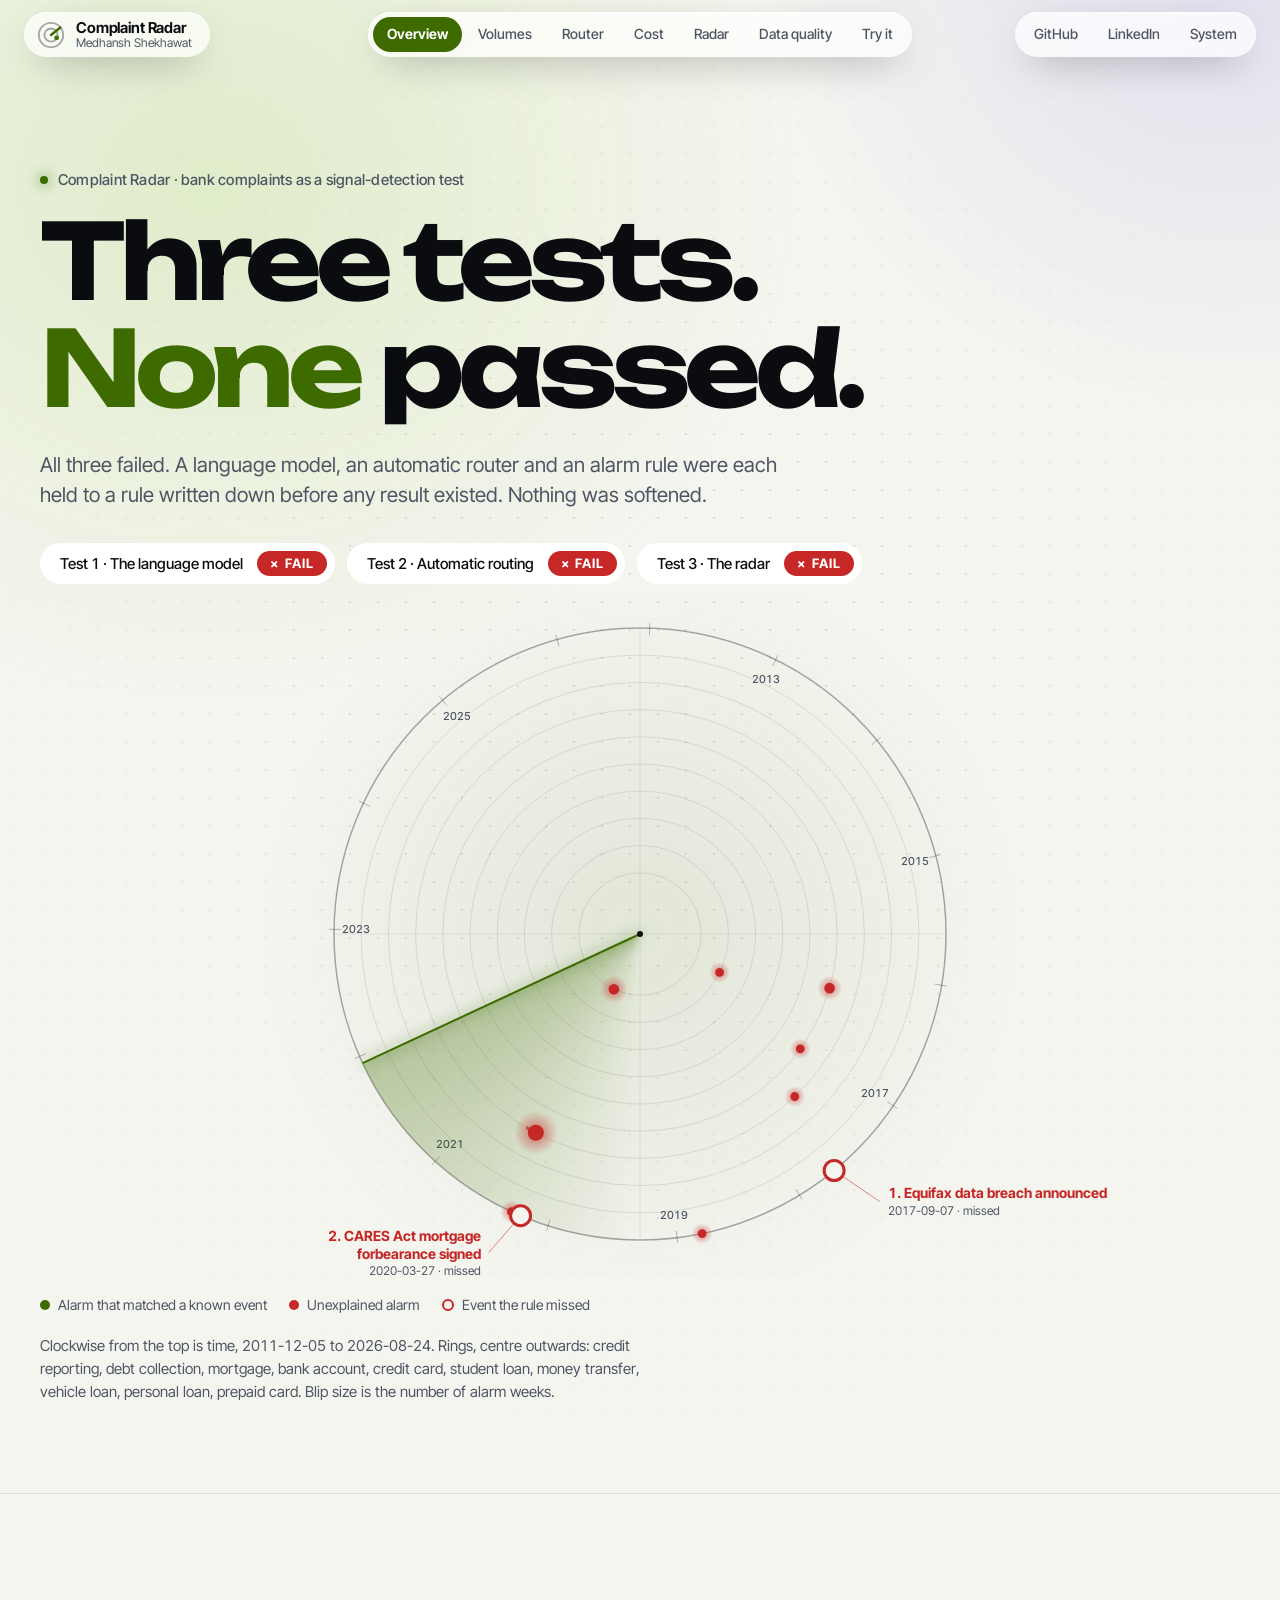
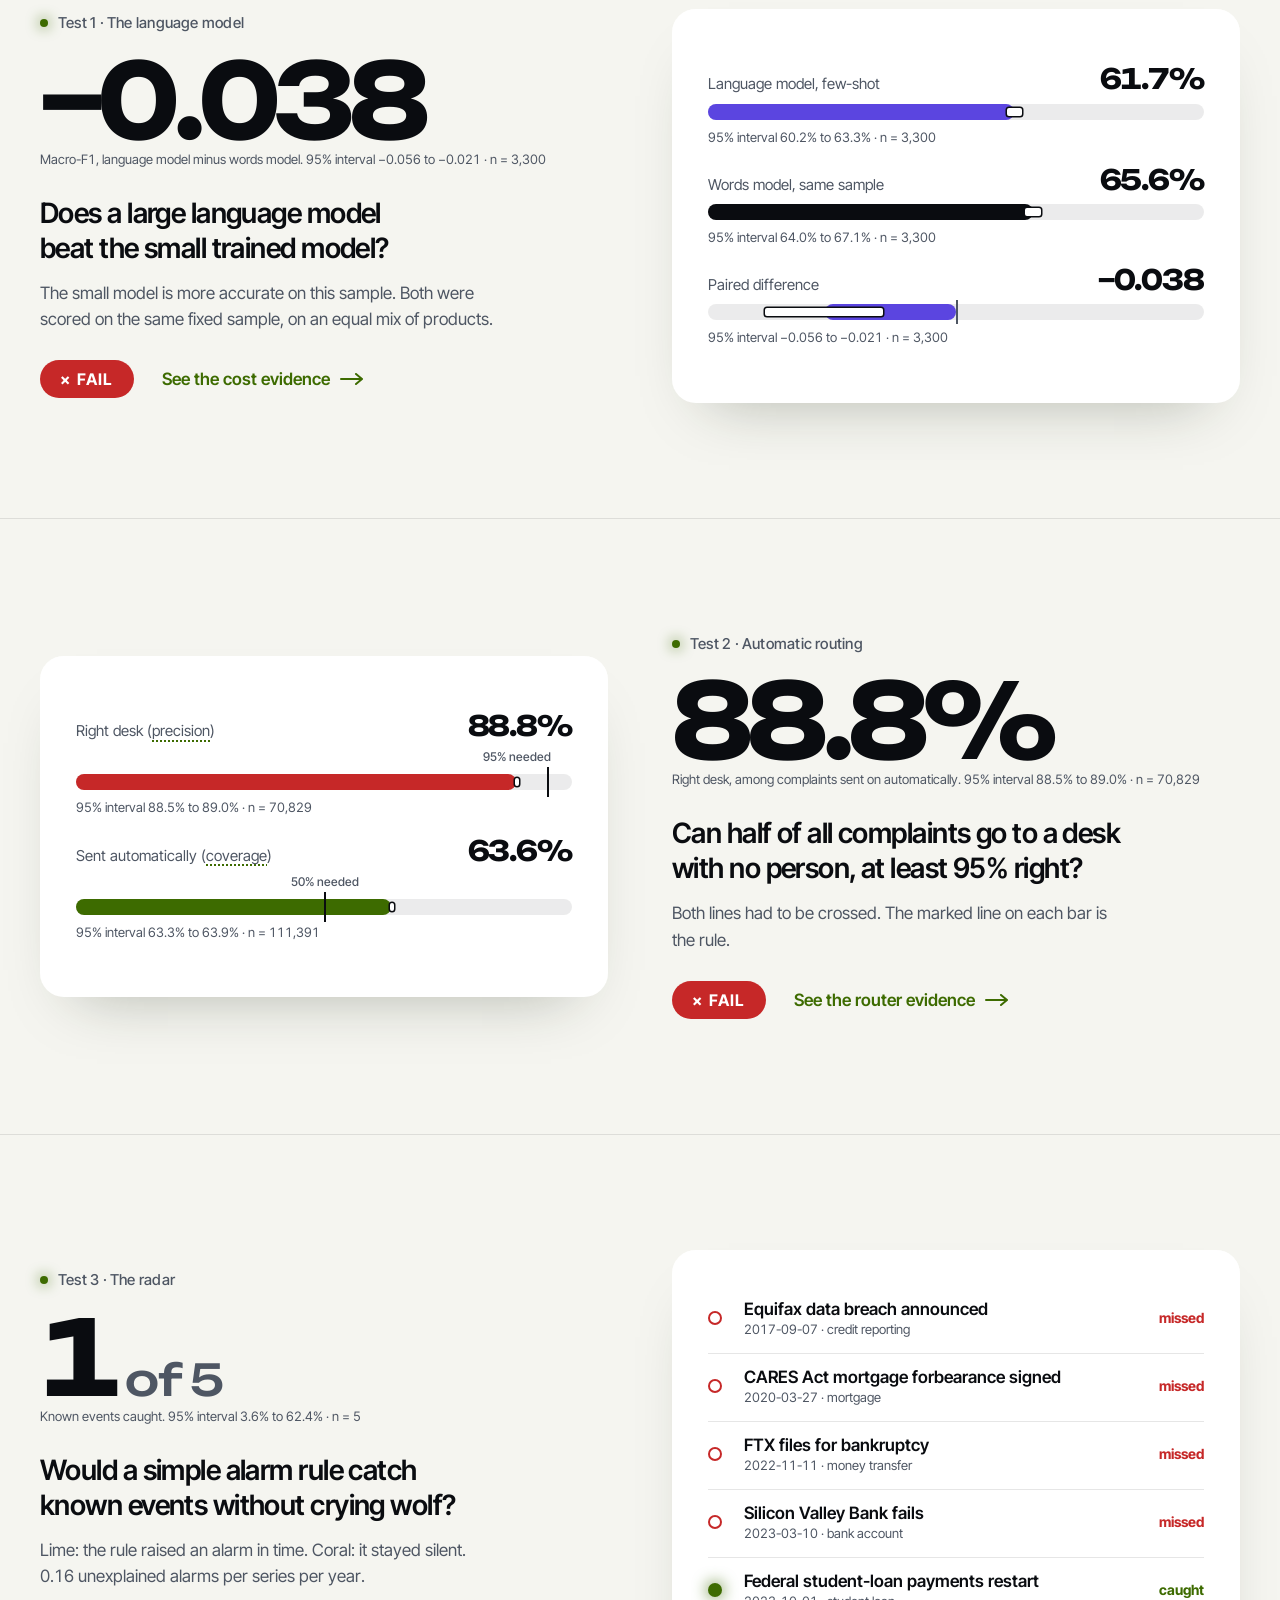
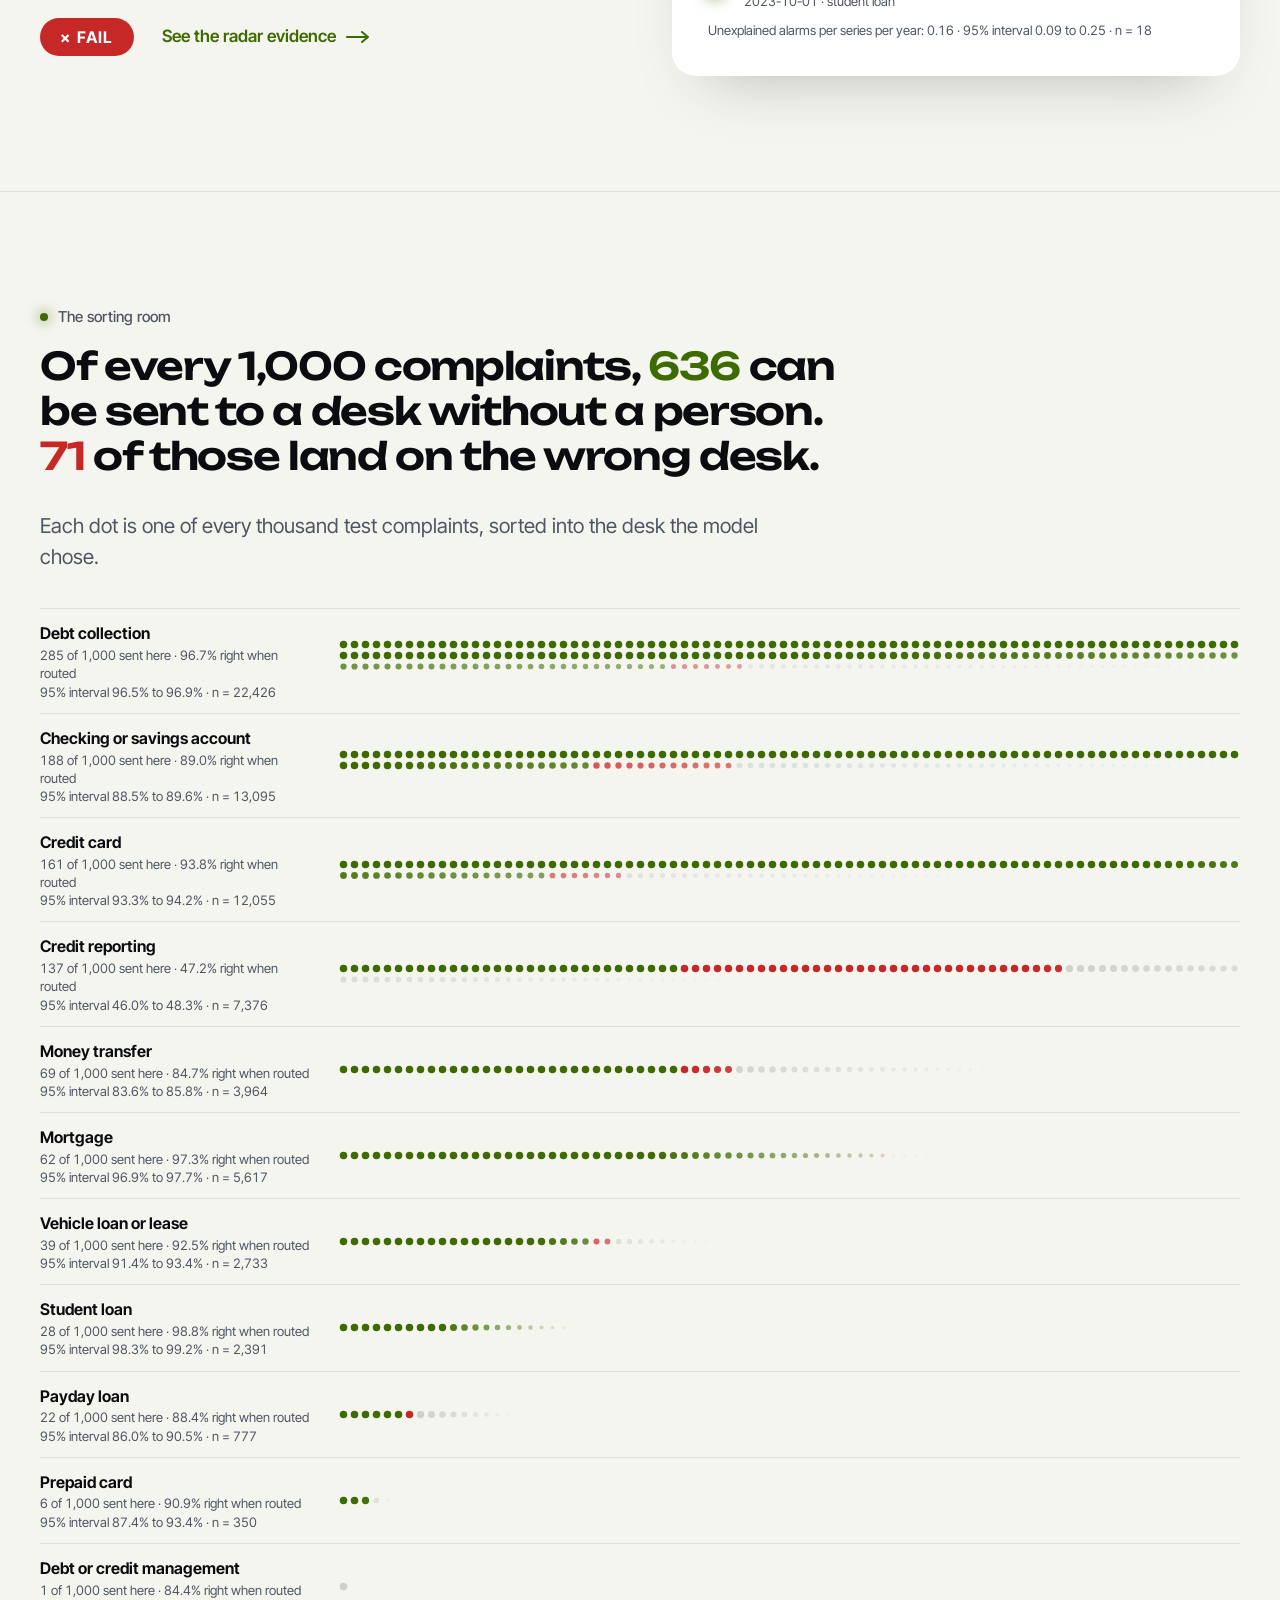
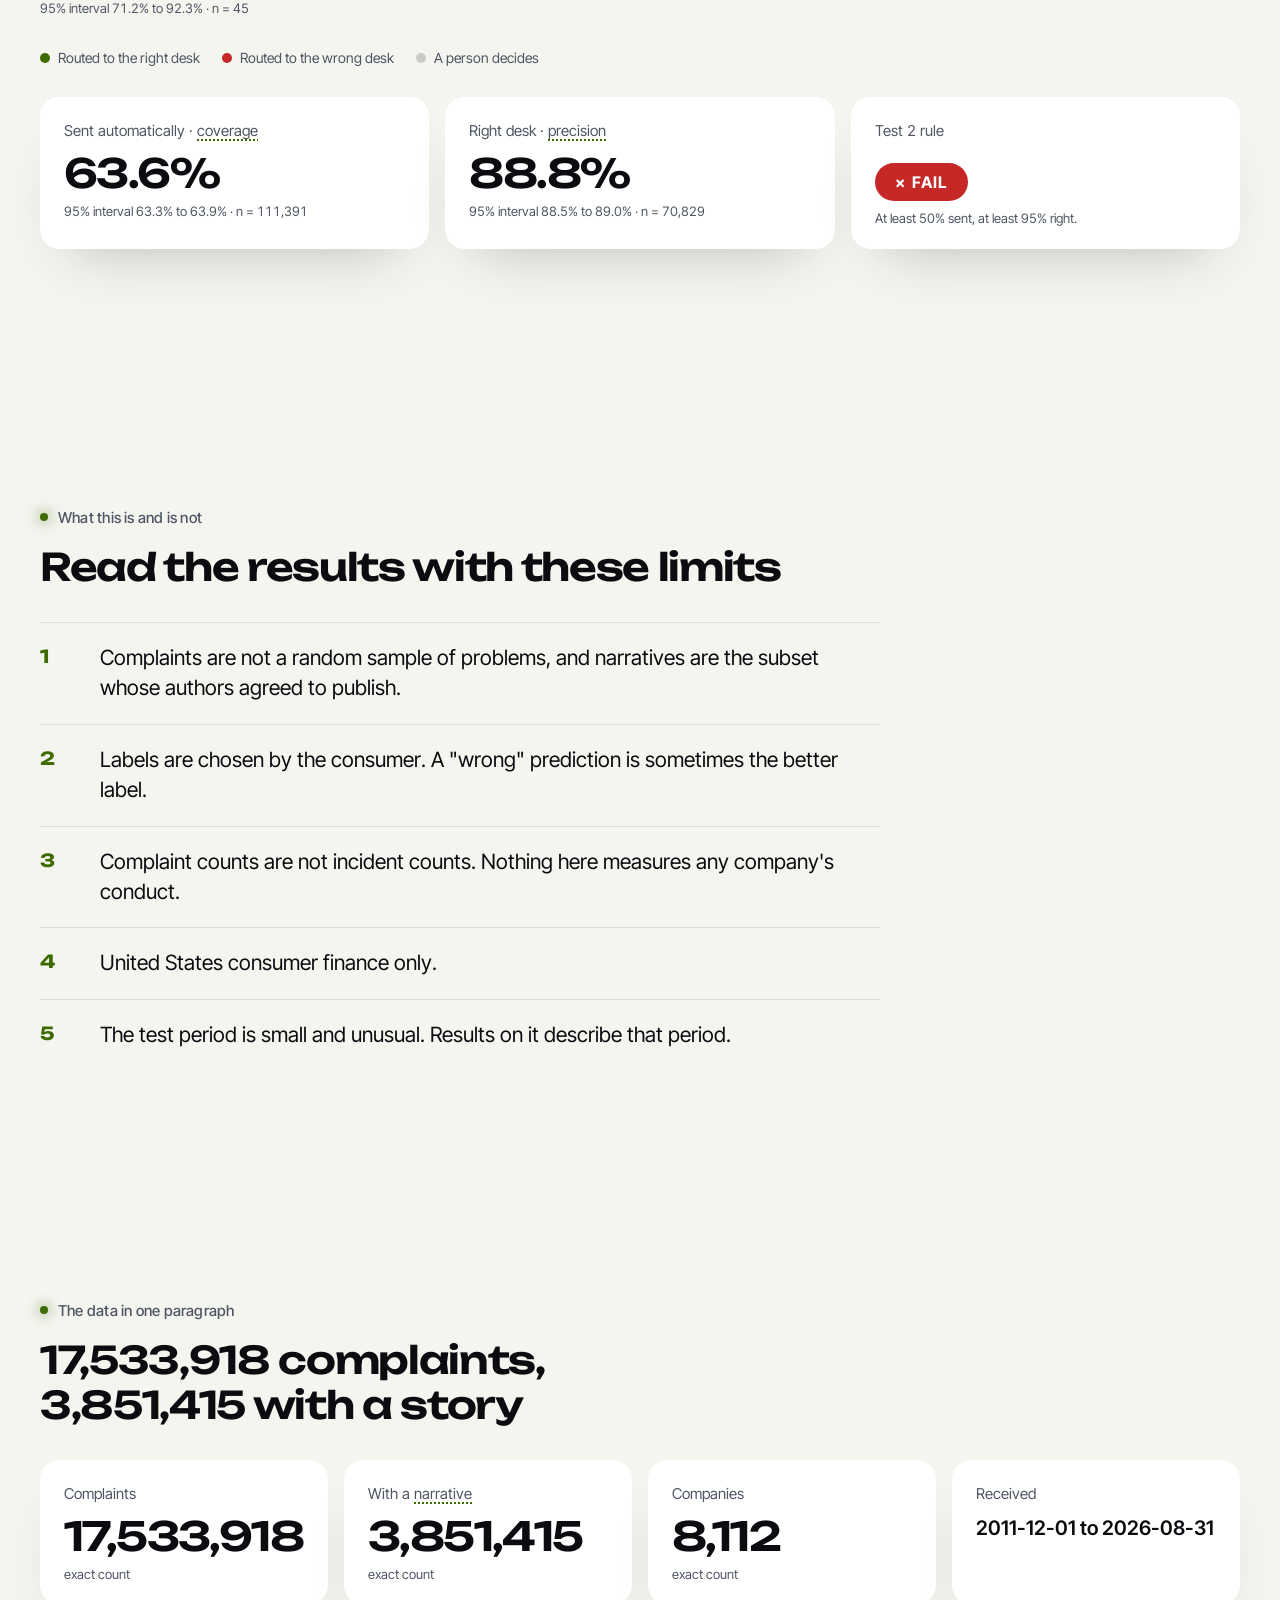
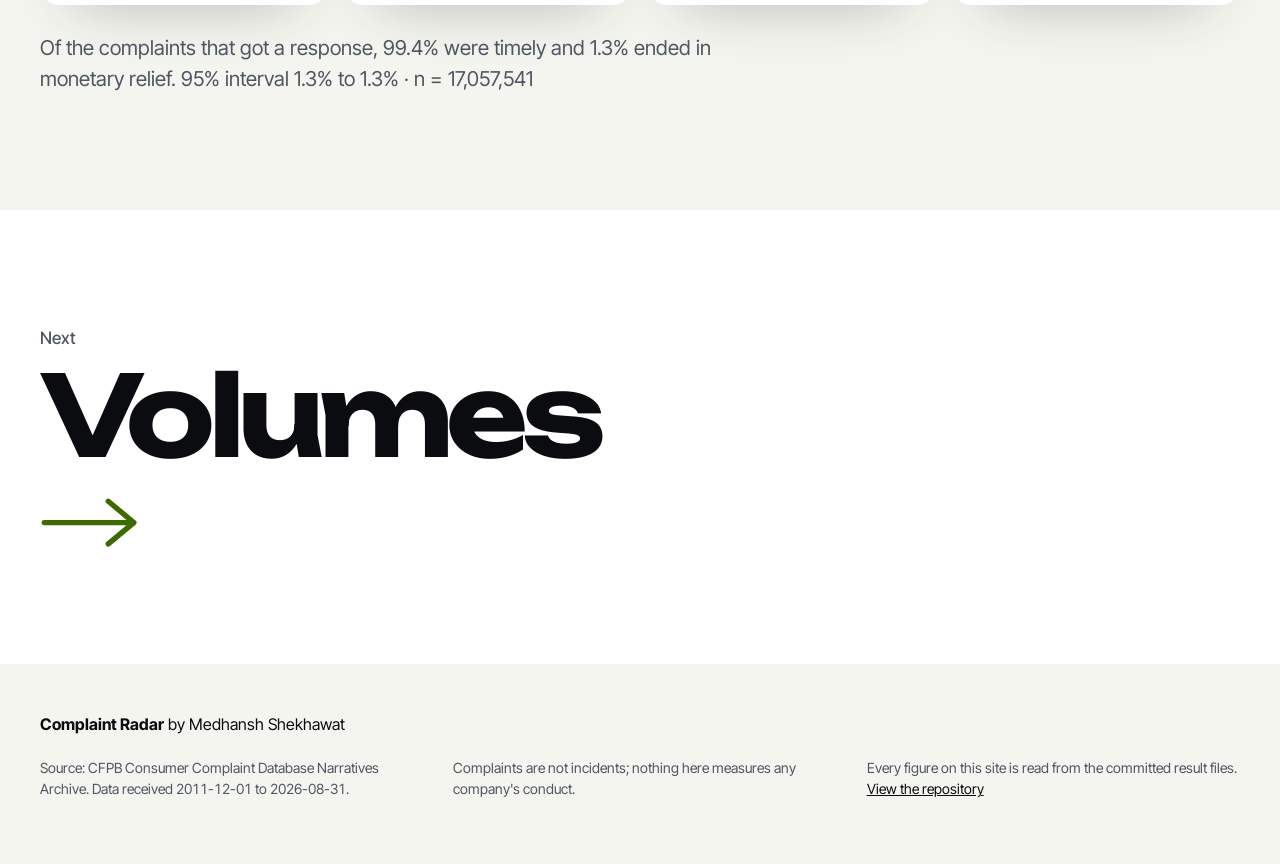
<file: site/index.html>
<!doctype html>
<html lang="en">
<head>
<meta charset="utf-8">
<meta name="viewport" content="width=device-width, initial-scale=1">
<meta name="color-scheme" content="dark light">
<title>Overview · Complaint Radar</title>
<link rel="icon" href="favicon.svg" type="image/svg+xml">
<link rel="preload" href="fonts/unbounded-latin-wght-normal.woff2" as="font" type="font/woff2" crossorigin>
<link rel="preload" href="fonts/inter-tight-latin-wght-normal.woff2" as="font" type="font/woff2" crossorigin>
<link rel="stylesheet" href="css/site.css">
<script>
(function () {
  document.documentElement.classList.add("js");
  try {
    var t = localStorage.getItem("complaint-radar-theme");
    if (t === "light" || t === "dark") document.documentElement.setAttribute("data-theme", t);
  } catch (e) {}
})();
</script>
<script src="js/pages.js" defer></script>
<script src="js/charts.js" defer></script>
<script src="js/scope.js" defer></script>
<script src="js/site.js" defer></script>
</head>
<body data-page="index">
<a class="skip-link" href="#main">Skip to content</a>
<header class="nav">
  <a class="brand" href="index.html"><svg class="logo" viewBox="0 0 32 32" aria-hidden="true"><circle cx="16" cy="16" r="13" fill="none" stroke="currentColor" stroke-opacity=".35" stroke-width="2"/><circle cx="16" cy="16" r="7" fill="none" stroke="currentColor" stroke-opacity=".35" stroke-width="2"/><path d="M16 16 L26 8" stroke="var(--accent)" stroke-width="2.5" stroke-linecap="round"/><circle cx="22" cy="19" r="2.6" fill="var(--accent)"/></svg><span class="brand-text"><b>Complaint Radar</b><small>Medhansh Shekhawat</small></span></a>
  <nav class="pill" aria-label="Pages"><a href="index.html" aria-current="page">Overview</a><a href="volumes.html">Volumes</a><a href="router.html">Router</a><a href="cost.html">Cost</a><a href="radar.html">Radar</a><a href="quality.html">Data quality</a><a href="try.html">Try it</a></nav>
  <div class="tools">
    <a class="tool-link" href="https://github.com/Ghostboy789/complaint-radar">GitHub</a>
    <a class="tool-link" href="https://www.linkedin.com/in/medhansh-shekhawat/">LinkedIn</a>
    <button type="button" id="theme-toggle" class="tool-btn" aria-label="Colour theme: system. Click to change.">System</button>
    <button type="button" class="tool-btn menu-btn" id="menu-btn" aria-expanded="false" aria-controls="sheet">Menu</button>
  </div>
</header>
<div class="sheet" id="sheet" hidden>
  <nav aria-label="All pages"><a href="index.html" aria-current="page"><span>01</span>Overview</a><a href="volumes.html"><span>02</span>Volumes</a><a href="router.html"><span>03</span>Router</a><a href="cost.html"><span>04</span>Cost against accuracy</a><a href="radar.html"><span>05</span>Radar</a><a href="quality.html"><span>06</span>Data quality</a><a href="try.html"><span>07</span>Try it</a></nav>
  <p class="sheet-links"><a href="https://github.com/Ghostboy789/complaint-radar">GitHub</a><a href="https://www.linkedin.com/in/medhansh-shekhawat/">LinkedIn</a></p>
</div>
<main id="main"><div id="app"></div><noscript><p class="noscript">This site draws every figure from its data files with JavaScript, so it needs JavaScript turned on.</p></noscript></main>
<footer class="footer">
  <div class="wrap">
    <p class="footer-name"><b>Complaint Radar</b> by Medhansh Shekhawat</p>
    <div class="footer-cols">
      <p>Source: CFPB Consumer Complaint Database Narratives Archive. Data received <span id="footer-range">from the archive</span>.</p>
      <p>Complaints are not incidents; nothing here measures any company's conduct.</p>
      <p>Every figure on this site is read from the committed result files. <a href="https://github.com/Ghostboy789/complaint-radar">View the repository</a></p>
    </div>
  </div>
</footer>
<div id="gloss" class="gloss" role="dialog" aria-label="Definition" hidden></div>
</body>
</html>
</file>
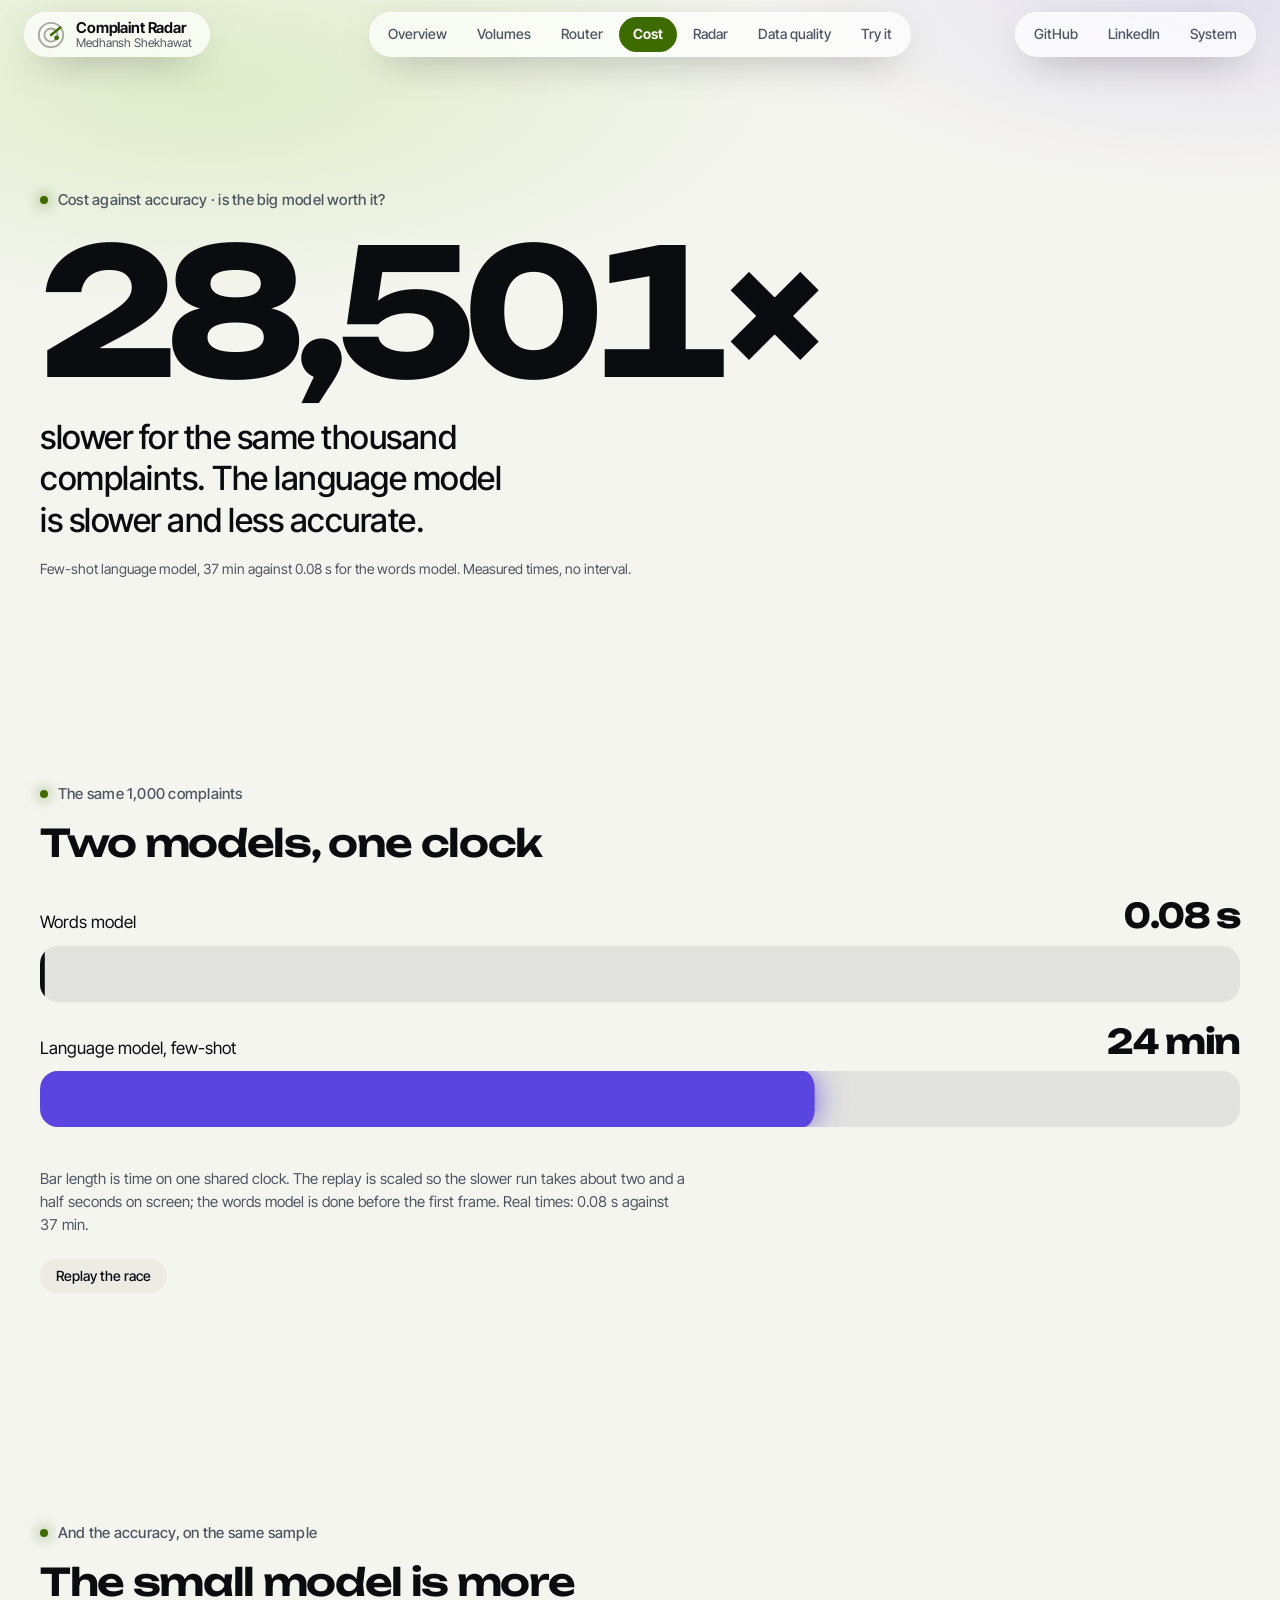
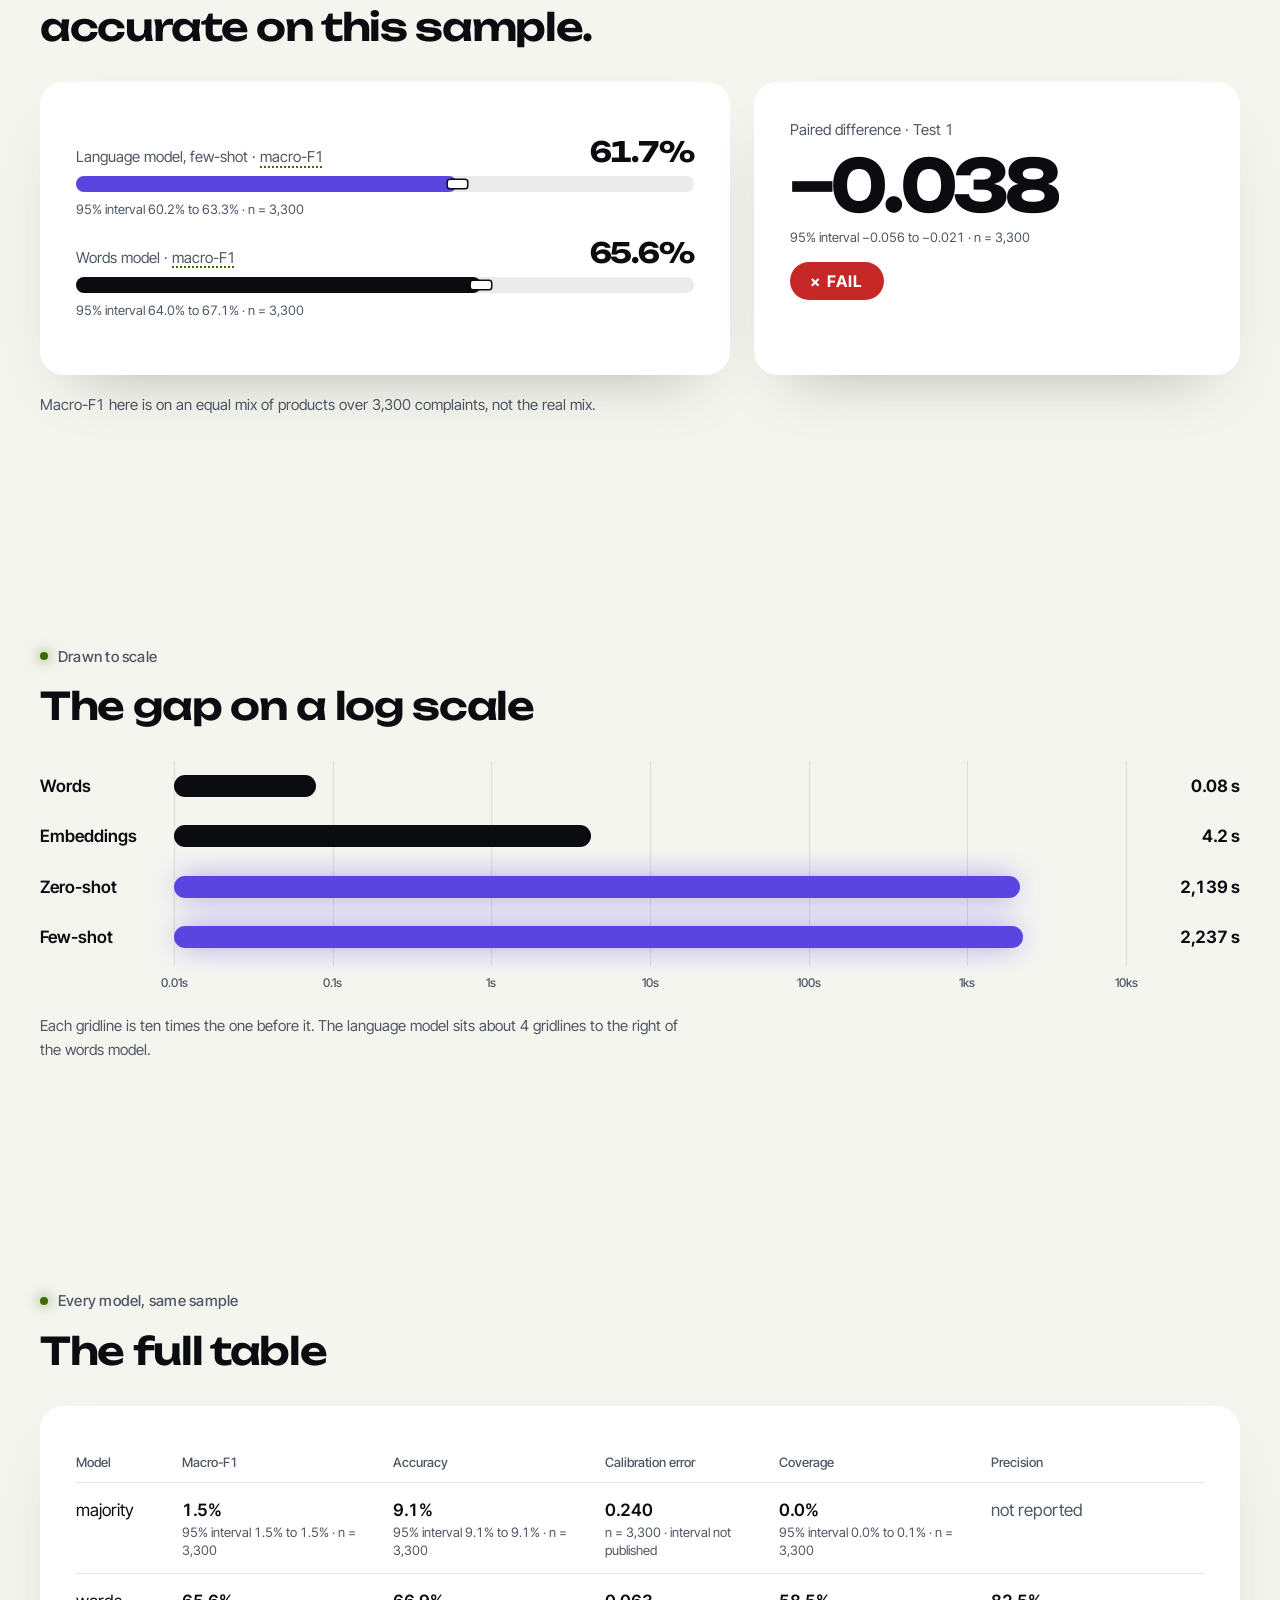
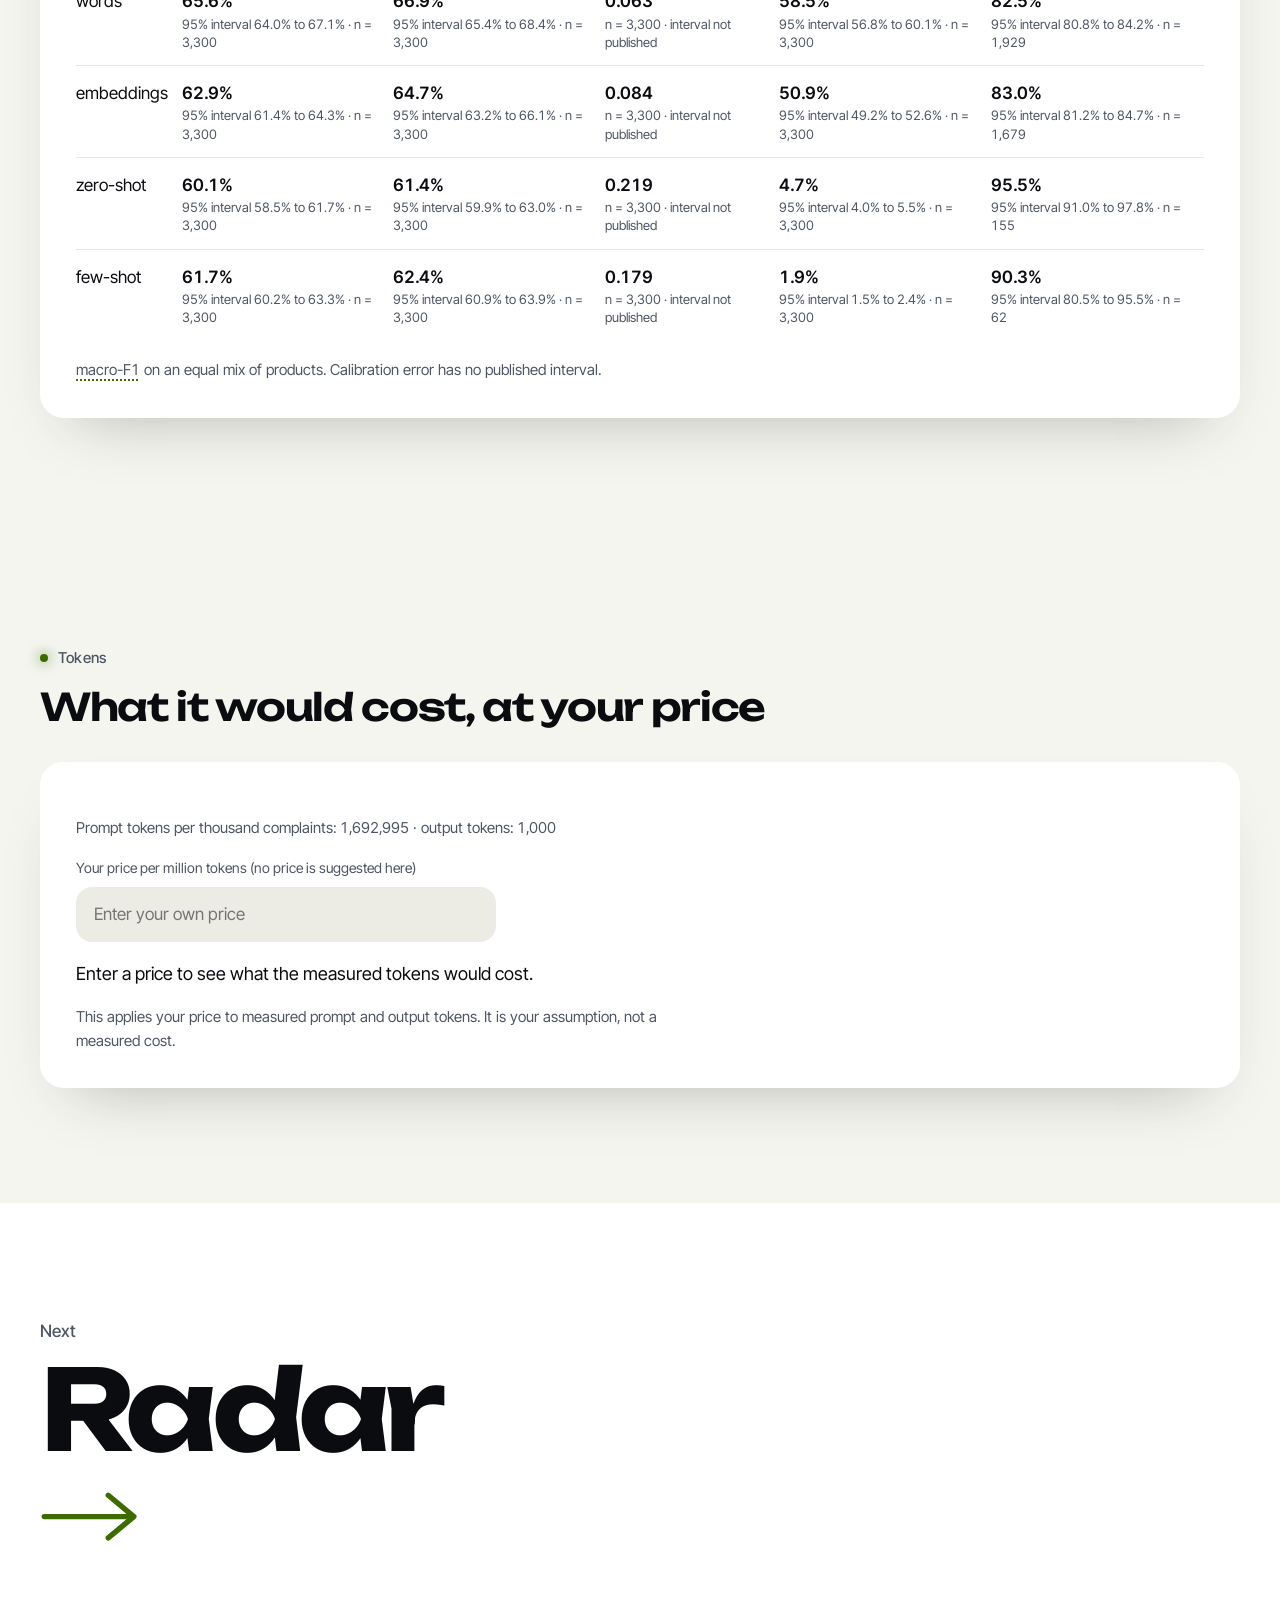
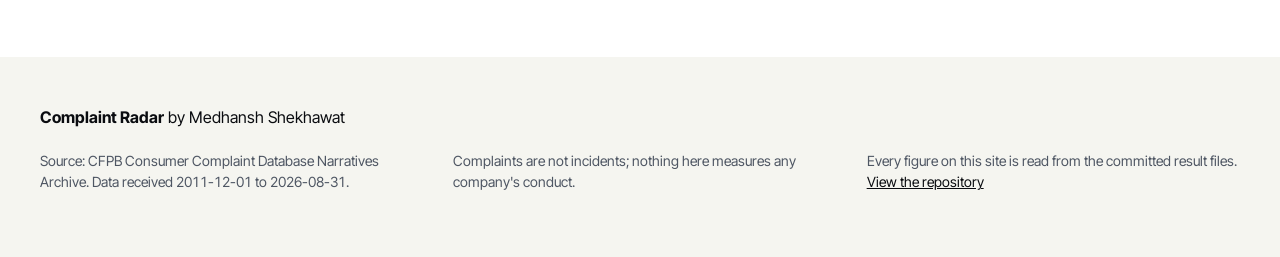
<file: site/cost.html>
<!doctype html>
<html lang="en">
<head>
<meta charset="utf-8">
<meta name="viewport" content="width=device-width, initial-scale=1">
<meta name="color-scheme" content="dark light">
<title>Cost against accuracy · Complaint Radar</title>
<link rel="icon" href="favicon.svg" type="image/svg+xml">
<link rel="preload" href="fonts/unbounded-latin-wght-normal.woff2" as="font" type="font/woff2" crossorigin>
<link rel="preload" href="fonts/inter-tight-latin-wght-normal.woff2" as="font" type="font/woff2" crossorigin>
<link rel="stylesheet" href="css/site.css">
<script>
(function () {
  document.documentElement.classList.add("js");
  try {
    var t = localStorage.getItem("complaint-radar-theme");
    if (t === "light" || t === "dark") document.documentElement.setAttribute("data-theme", t);
  } catch (e) {}
})();
</script>
<script src="js/pages.js" defer></script>
<script src="js/charts.js" defer></script>
<script src="js/site.js" defer></script>
</head>
<body data-page="cost">
<a class="skip-link" href="#main">Skip to content</a>
<header class="nav">
  <a class="brand" href="index.html"><svg class="logo" viewBox="0 0 32 32" aria-hidden="true"><circle cx="16" cy="16" r="13" fill="none" stroke="currentColor" stroke-opacity=".35" stroke-width="2"/><circle cx="16" cy="16" r="7" fill="none" stroke="currentColor" stroke-opacity=".35" stroke-width="2"/><path d="M16 16 L26 8" stroke="var(--accent)" stroke-width="2.5" stroke-linecap="round"/><circle cx="22" cy="19" r="2.6" fill="var(--accent)"/></svg><span class="brand-text"><b>Complaint Radar</b><small>Medhansh Shekhawat</small></span></a>
  <nav class="pill" aria-label="Pages"><a href="index.html">Overview</a><a href="volumes.html">Volumes</a><a href="router.html">Router</a><a href="cost.html" aria-current="page">Cost</a><a href="radar.html">Radar</a><a href="quality.html">Data quality</a><a href="try.html">Try it</a></nav>
  <div class="tools">
    <a class="tool-link" href="https://github.com/Ghostboy789/complaint-radar">GitHub</a>
    <a class="tool-link" href="https://www.linkedin.com/in/medhansh-shekhawat/">LinkedIn</a>
    <button type="button" id="theme-toggle" class="tool-btn" aria-label="Colour theme: system. Click to change.">System</button>
    <button type="button" class="tool-btn menu-btn" id="menu-btn" aria-expanded="false" aria-controls="sheet">Menu</button>
  </div>
</header>
<div class="sheet" id="sheet" hidden>
  <nav aria-label="All pages"><a href="index.html"><span>01</span>Overview</a><a href="volumes.html"><span>02</span>Volumes</a><a href="router.html"><span>03</span>Router</a><a href="cost.html" aria-current="page"><span>04</span>Cost against accuracy</a><a href="radar.html"><span>05</span>Radar</a><a href="quality.html"><span>06</span>Data quality</a><a href="try.html"><span>07</span>Try it</a></nav>
  <p class="sheet-links"><a href="https://github.com/Ghostboy789/complaint-radar">GitHub</a><a href="https://www.linkedin.com/in/medhansh-shekhawat/">LinkedIn</a></p>
</div>
<main id="main"><div id="app"></div><noscript><p class="noscript">This site draws every figure from its data files with JavaScript, so it needs JavaScript turned on.</p></noscript></main>
<footer class="footer">
  <div class="wrap">
    <p class="footer-name"><b>Complaint Radar</b> by Medhansh Shekhawat</p>
    <div class="footer-cols">
      <p>Source: CFPB Consumer Complaint Database Narratives Archive. Data received <span id="footer-range">from the archive</span>.</p>
      <p>Complaints are not incidents; nothing here measures any company's conduct.</p>
      <p>Every figure on this site is read from the committed result files. <a href="https://github.com/Ghostboy789/complaint-radar">View the repository</a></p>
    </div>
  </div>
</footer>
<div id="gloss" class="gloss" role="dialog" aria-label="Definition" hidden></div>
</body>
</html>
</file>
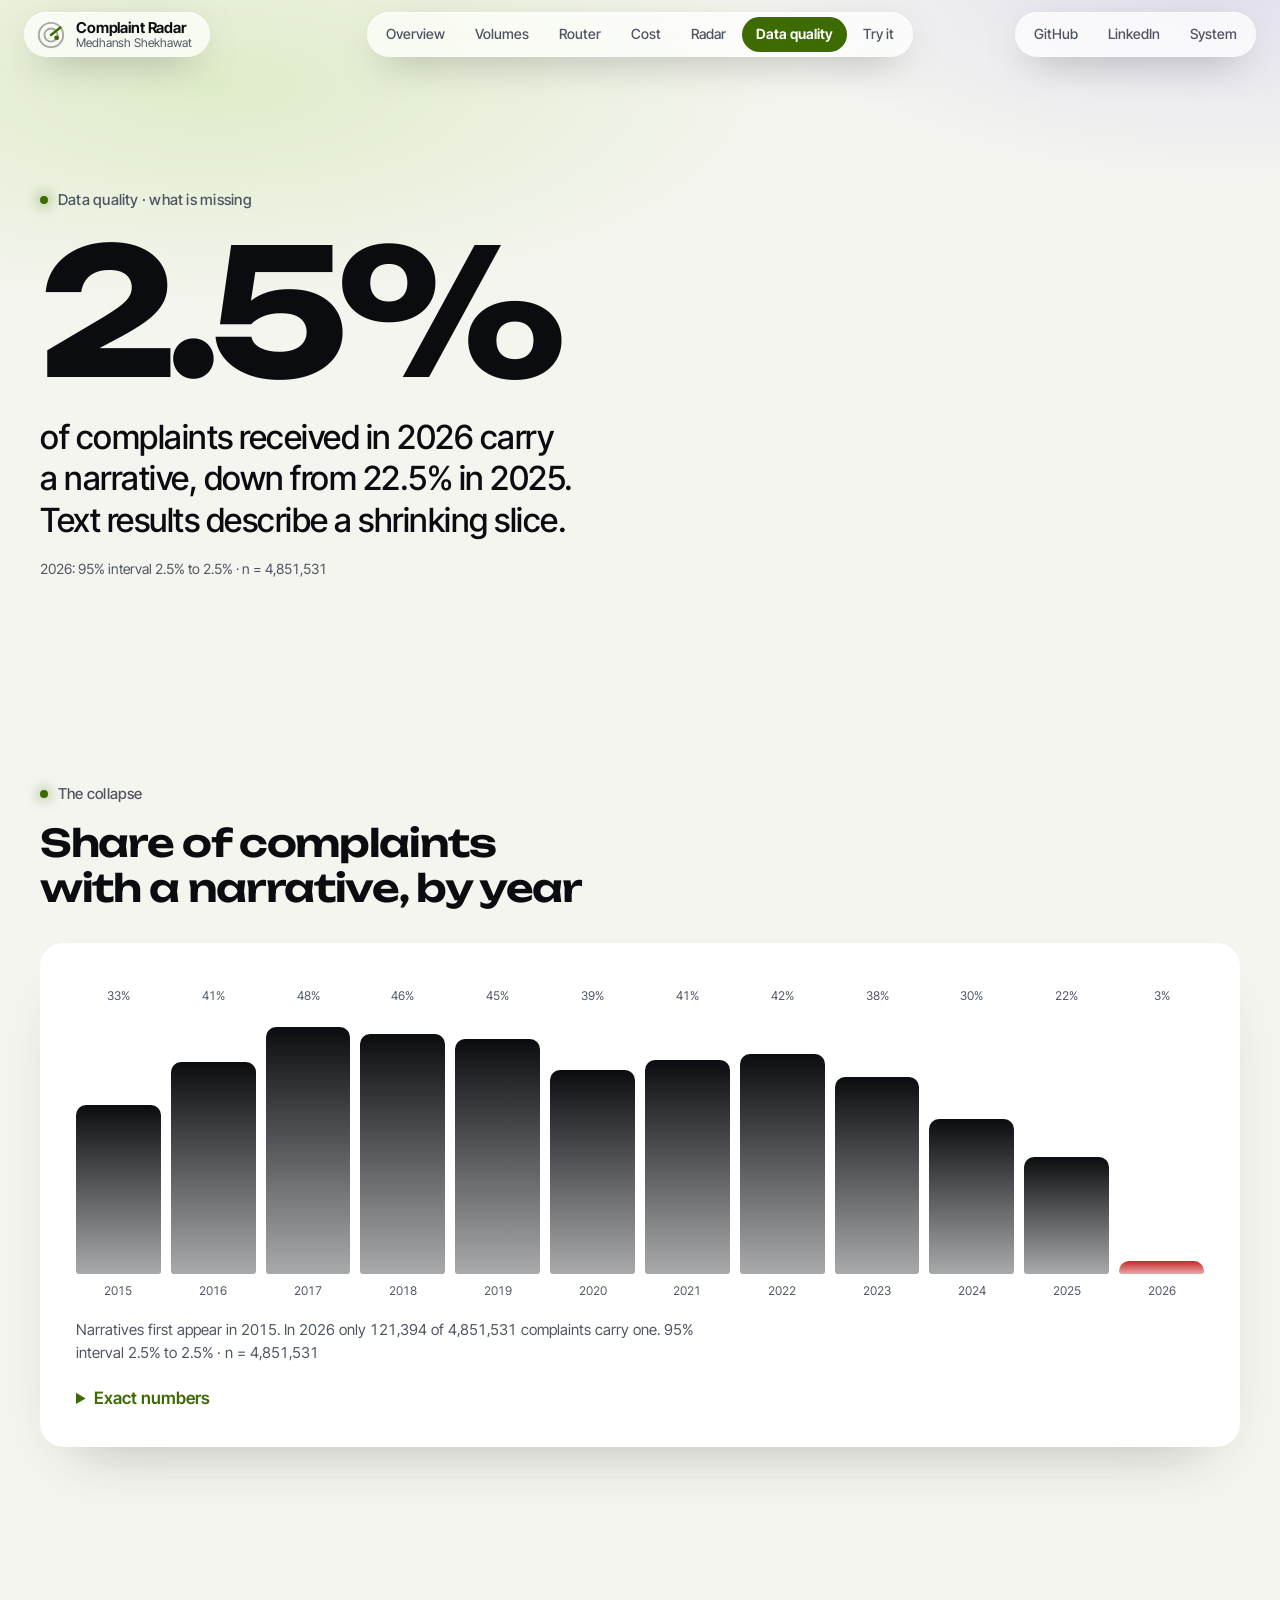
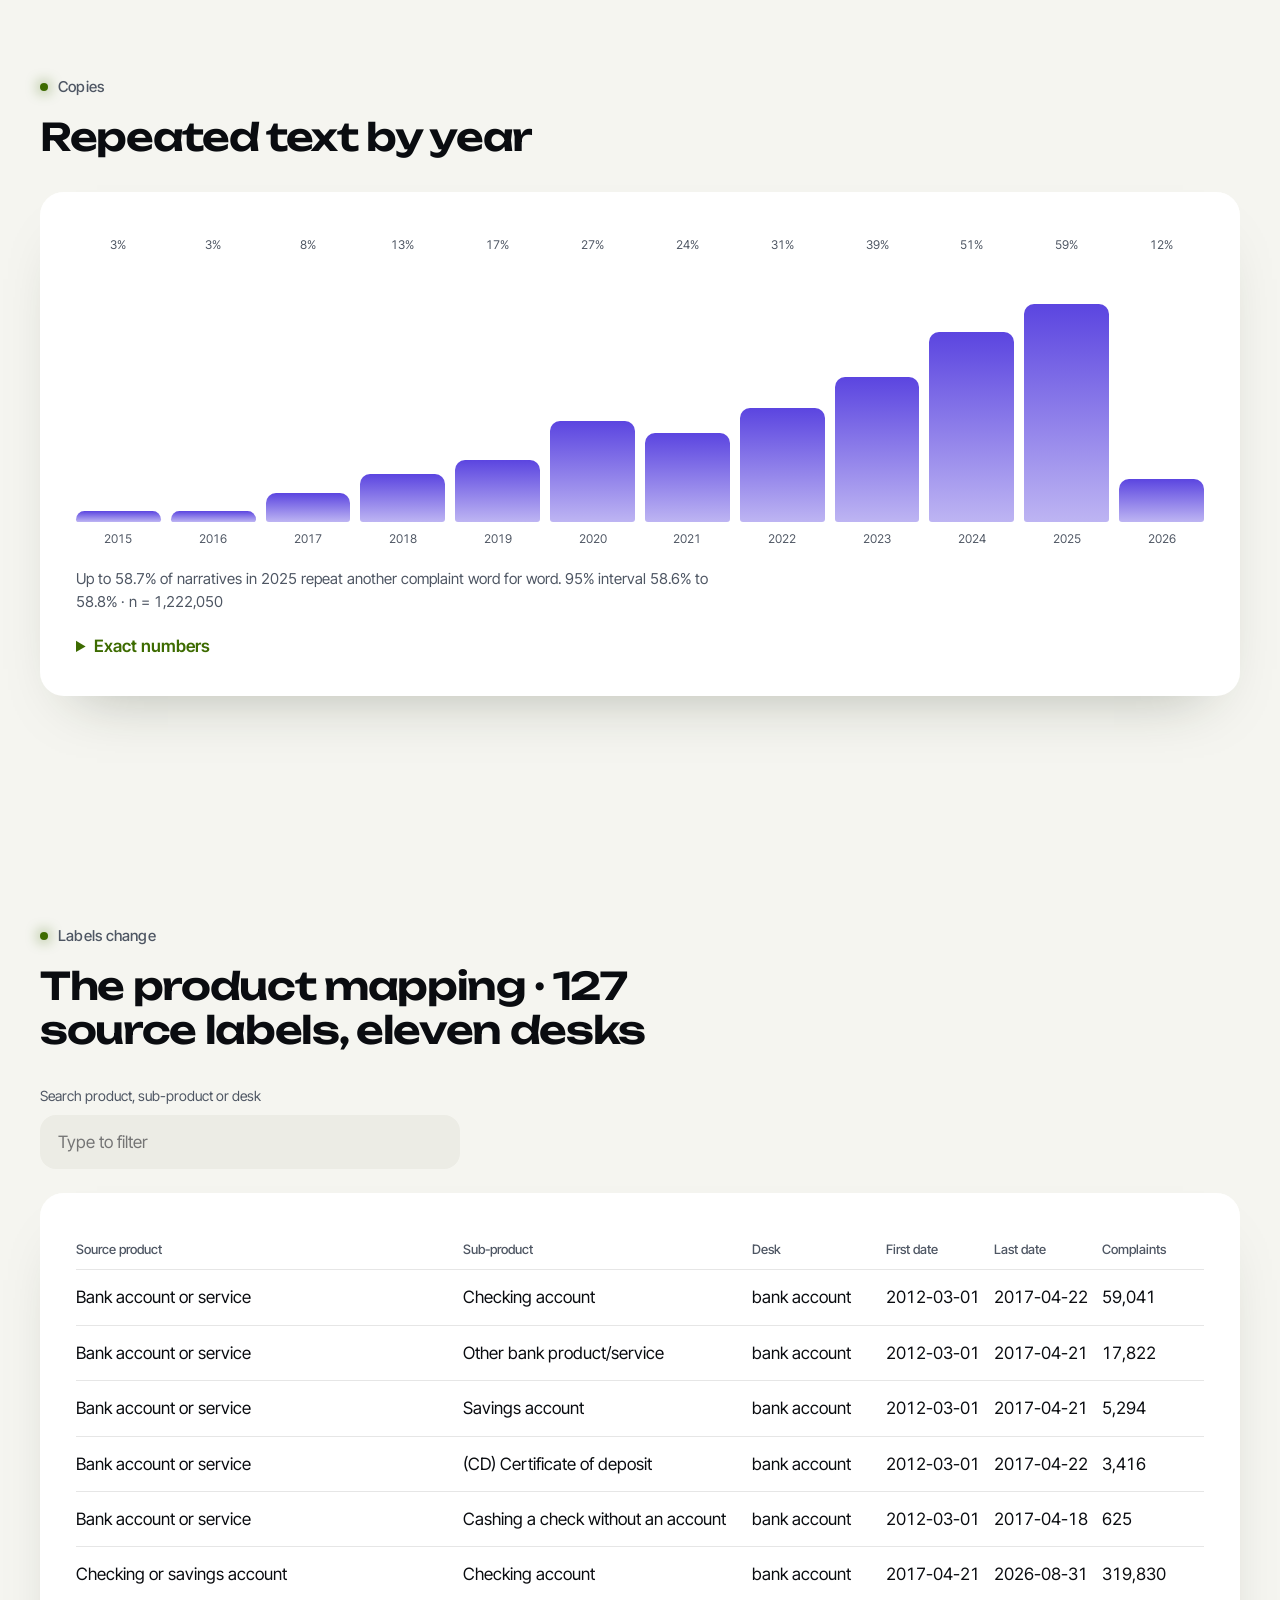
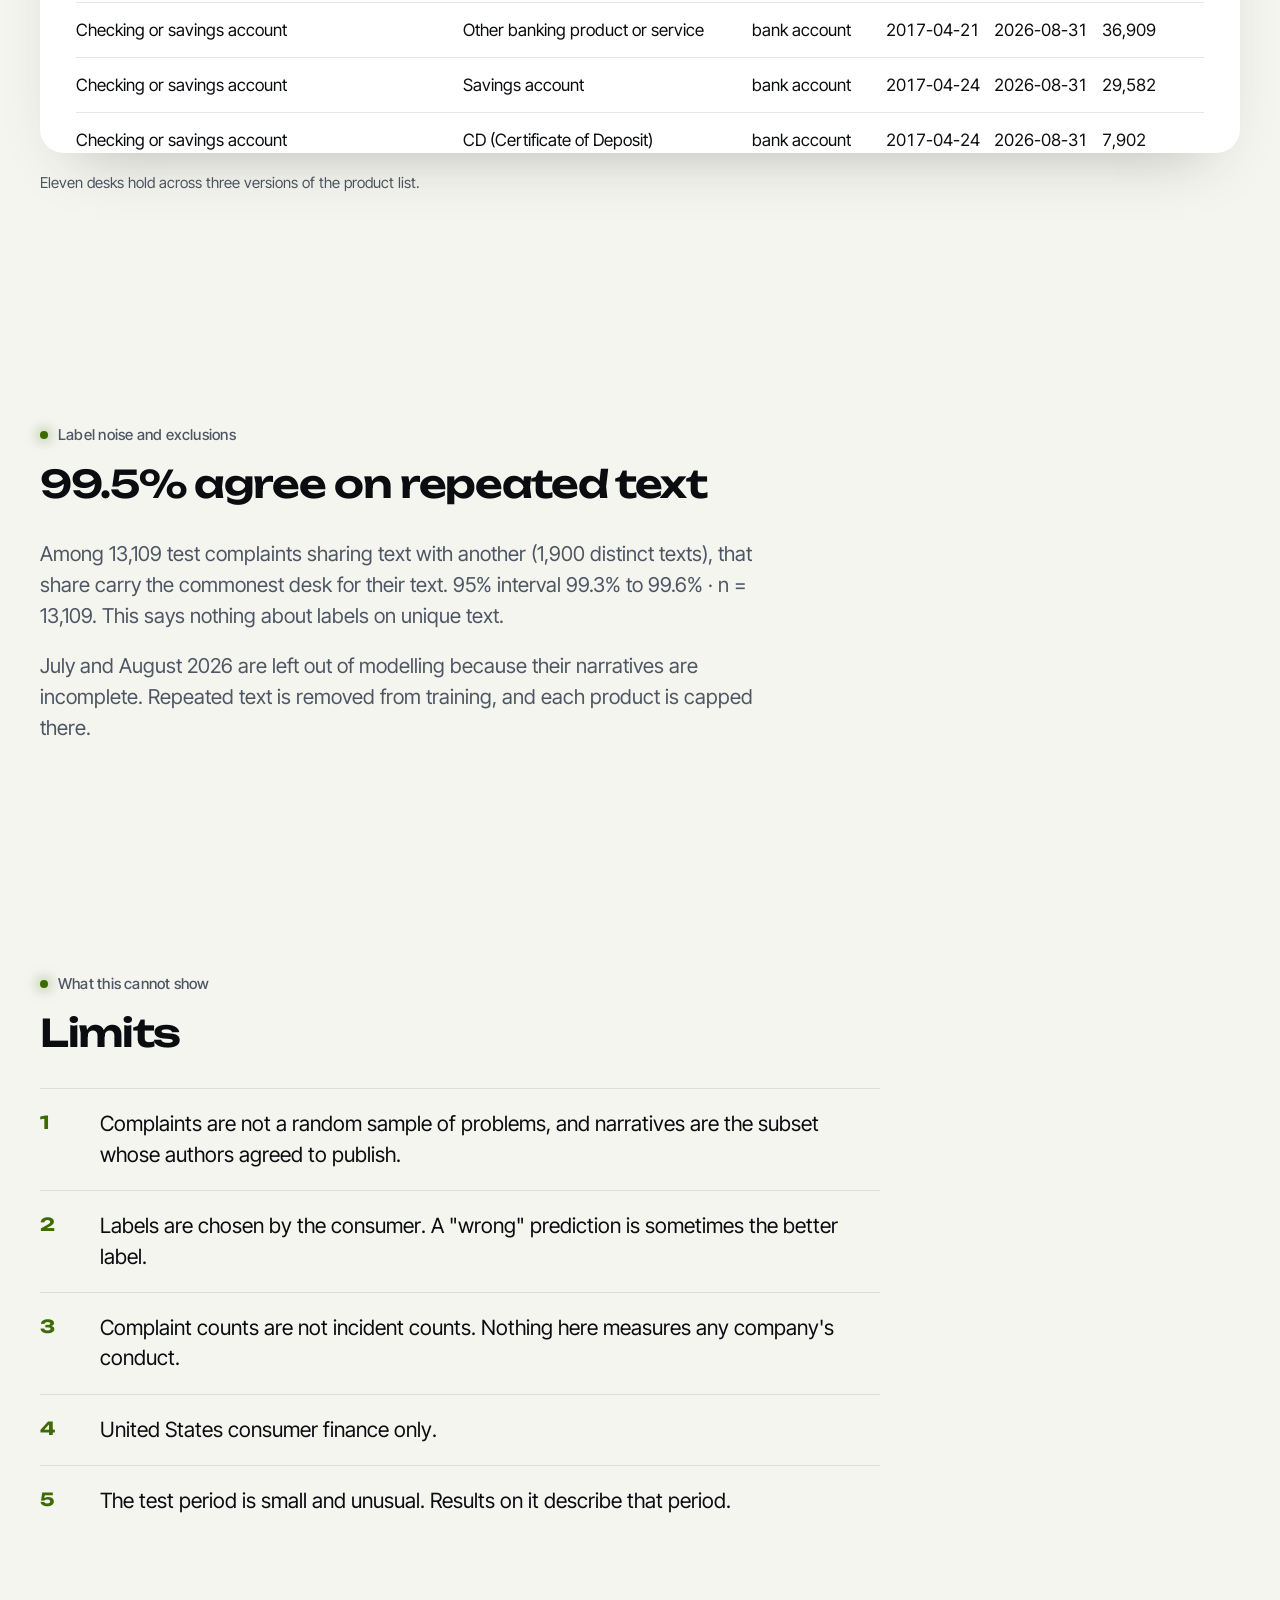
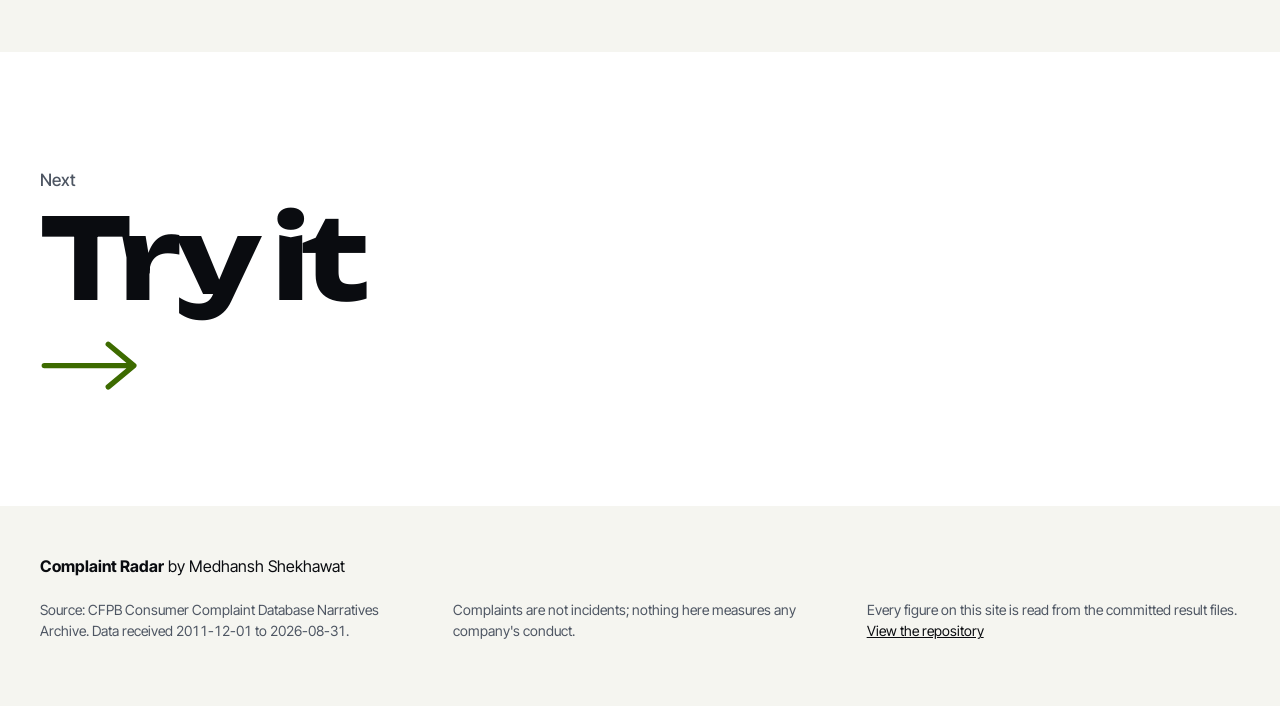
<file: site/quality.html>
<!doctype html>
<html lang="en">
<head>
<meta charset="utf-8">
<meta name="viewport" content="width=device-width, initial-scale=1">
<meta name="color-scheme" content="dark light">
<title>Data quality · Complaint Radar</title>
<link rel="icon" href="favicon.svg" type="image/svg+xml">
<link rel="preload" href="fonts/unbounded-latin-wght-normal.woff2" as="font" type="font/woff2" crossorigin>
<link rel="preload" href="fonts/inter-tight-latin-wght-normal.woff2" as="font" type="font/woff2" crossorigin>
<link rel="stylesheet" href="css/site.css">
<script>
(function () {
  document.documentElement.classList.add("js");
  try {
    var t = localStorage.getItem("complaint-radar-theme");
    if (t === "light" || t === "dark") document.documentElement.setAttribute("data-theme", t);
  } catch (e) {}
})();
</script>
<script src="js/pages.js" defer></script>
<script src="js/charts.js" defer></script>
<script src="js/site.js" defer></script>
</head>
<body data-page="quality">
<a class="skip-link" href="#main">Skip to content</a>
<header class="nav">
  <a class="brand" href="index.html"><svg class="logo" viewBox="0 0 32 32" aria-hidden="true"><circle cx="16" cy="16" r="13" fill="none" stroke="currentColor" stroke-opacity=".35" stroke-width="2"/><circle cx="16" cy="16" r="7" fill="none" stroke="currentColor" stroke-opacity=".35" stroke-width="2"/><path d="M16 16 L26 8" stroke="var(--accent)" stroke-width="2.5" stroke-linecap="round"/><circle cx="22" cy="19" r="2.6" fill="var(--accent)"/></svg><span class="brand-text"><b>Complaint Radar</b><small>Medhansh Shekhawat</small></span></a>
  <nav class="pill" aria-label="Pages"><a href="index.html">Overview</a><a href="volumes.html">Volumes</a><a href="router.html">Router</a><a href="cost.html">Cost</a><a href="radar.html">Radar</a><a href="quality.html" aria-current="page">Data quality</a><a href="try.html">Try it</a></nav>
  <div class="tools">
    <a class="tool-link" href="https://github.com/Ghostboy789/complaint-radar">GitHub</a>
    <a class="tool-link" href="https://www.linkedin.com/in/medhansh-shekhawat/">LinkedIn</a>
    <button type="button" id="theme-toggle" class="tool-btn" aria-label="Colour theme: system. Click to change.">System</button>
    <button type="button" class="tool-btn menu-btn" id="menu-btn" aria-expanded="false" aria-controls="sheet">Menu</button>
  </div>
</header>
<div class="sheet" id="sheet" hidden>
  <nav aria-label="All pages"><a href="index.html"><span>01</span>Overview</a><a href="volumes.html"><span>02</span>Volumes</a><a href="router.html"><span>03</span>Router</a><a href="cost.html"><span>04</span>Cost against accuracy</a><a href="radar.html"><span>05</span>Radar</a><a href="quality.html" aria-current="page"><span>06</span>Data quality</a><a href="try.html"><span>07</span>Try it</a></nav>
  <p class="sheet-links"><a href="https://github.com/Ghostboy789/complaint-radar">GitHub</a><a href="https://www.linkedin.com/in/medhansh-shekhawat/">LinkedIn</a></p>
</div>
<main id="main"><div id="app"></div><noscript><p class="noscript">This site draws every figure from its data files with JavaScript, so it needs JavaScript turned on.</p></noscript></main>
<footer class="footer">
  <div class="wrap">
    <p class="footer-name"><b>Complaint Radar</b> by Medhansh Shekhawat</p>
    <div class="footer-cols">
      <p>Source: CFPB Consumer Complaint Database Narratives Archive. Data received <span id="footer-range">from the archive</span>.</p>
      <p>Complaints are not incidents; nothing here measures any company's conduct.</p>
      <p>Every figure on this site is read from the committed result files. <a href="https://github.com/Ghostboy789/complaint-radar">View the repository</a></p>
    </div>
  </div>
</footer>
<div id="gloss" class="gloss" role="dialog" aria-label="Definition" hidden></div>
</body>
</html>
</file>
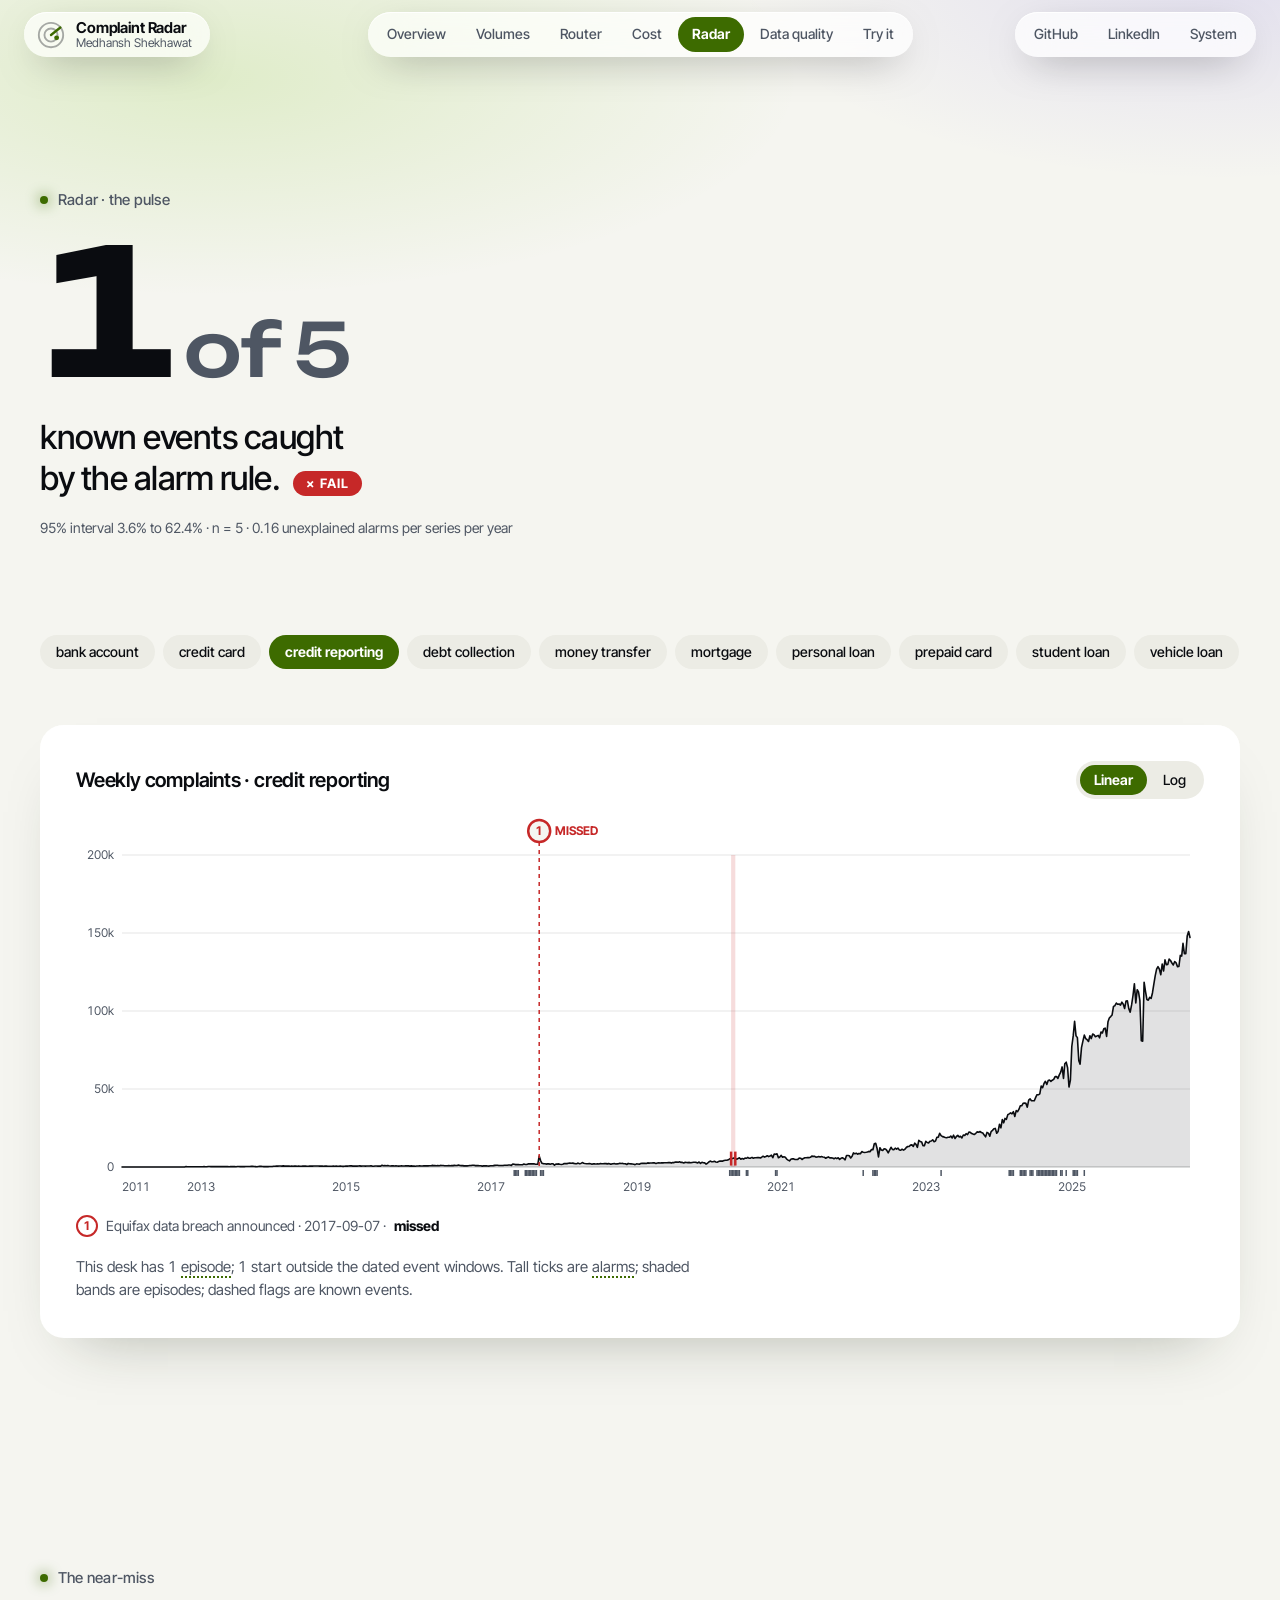
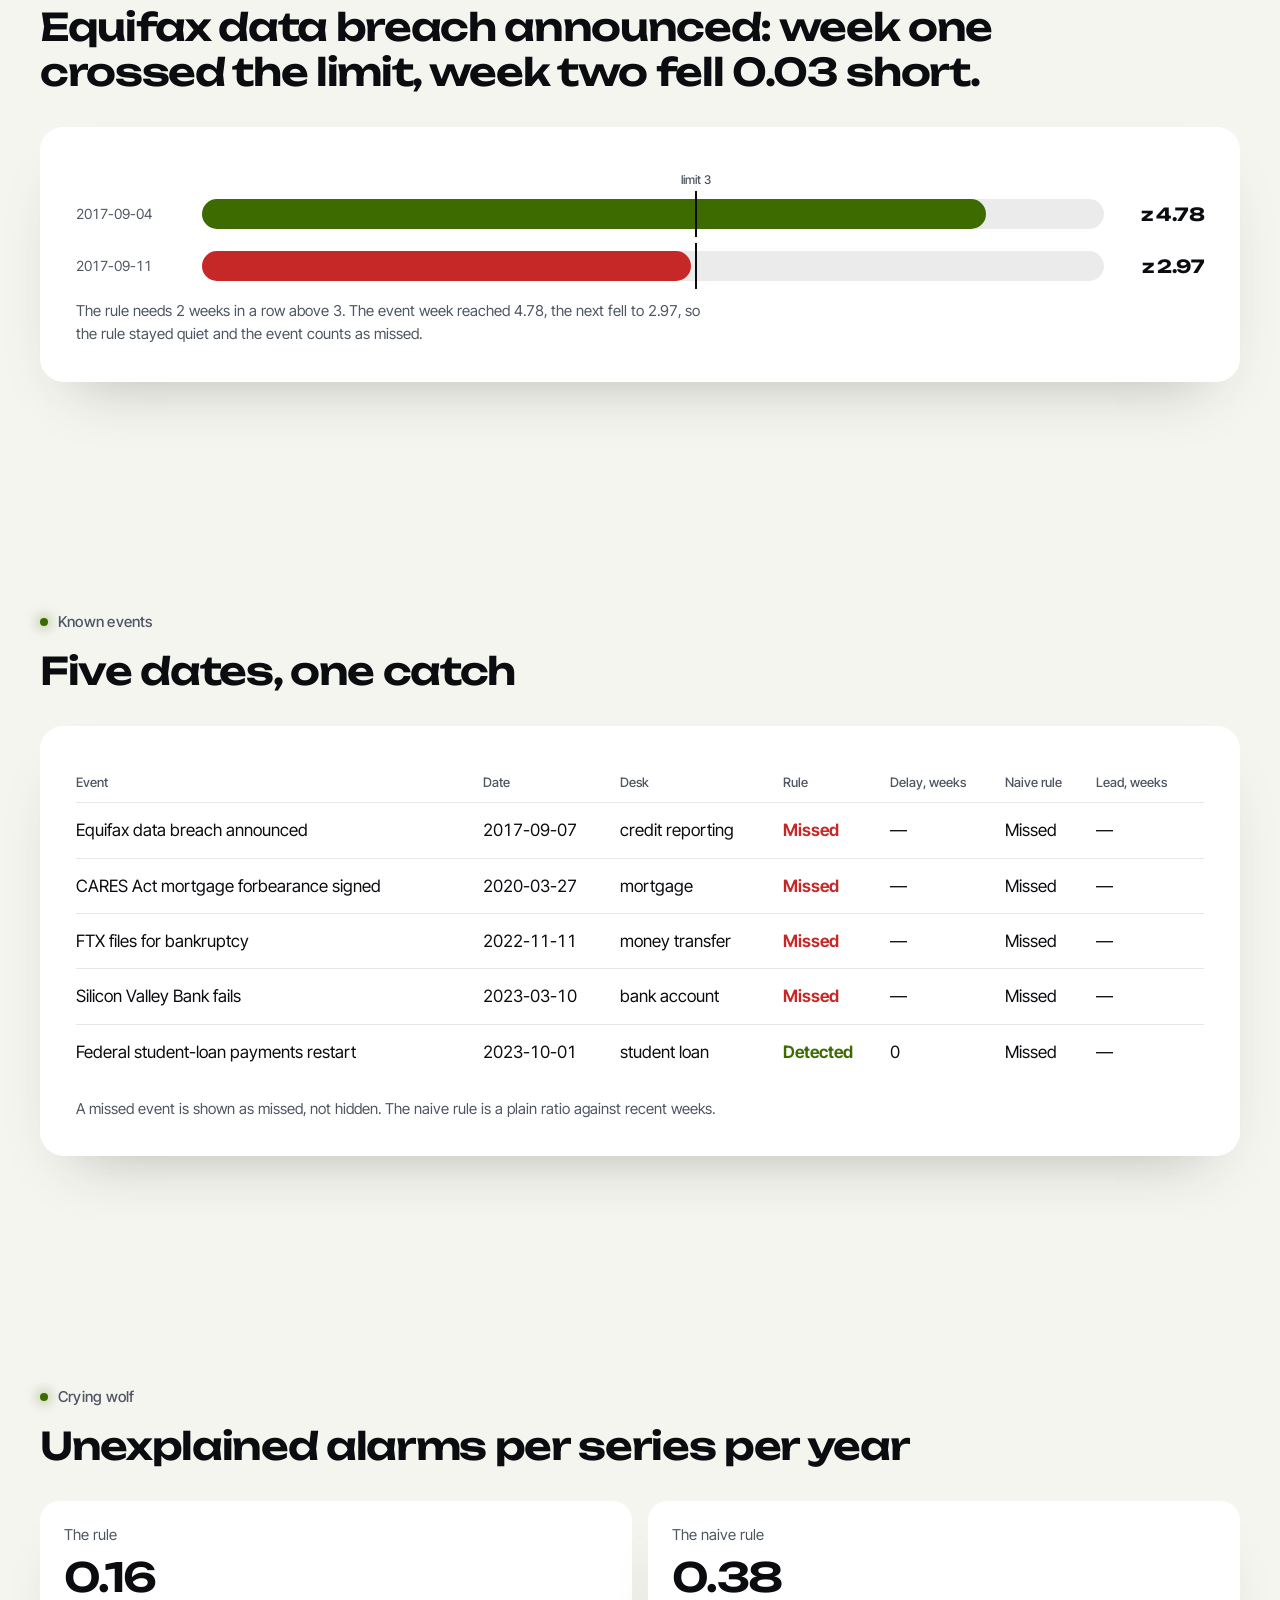
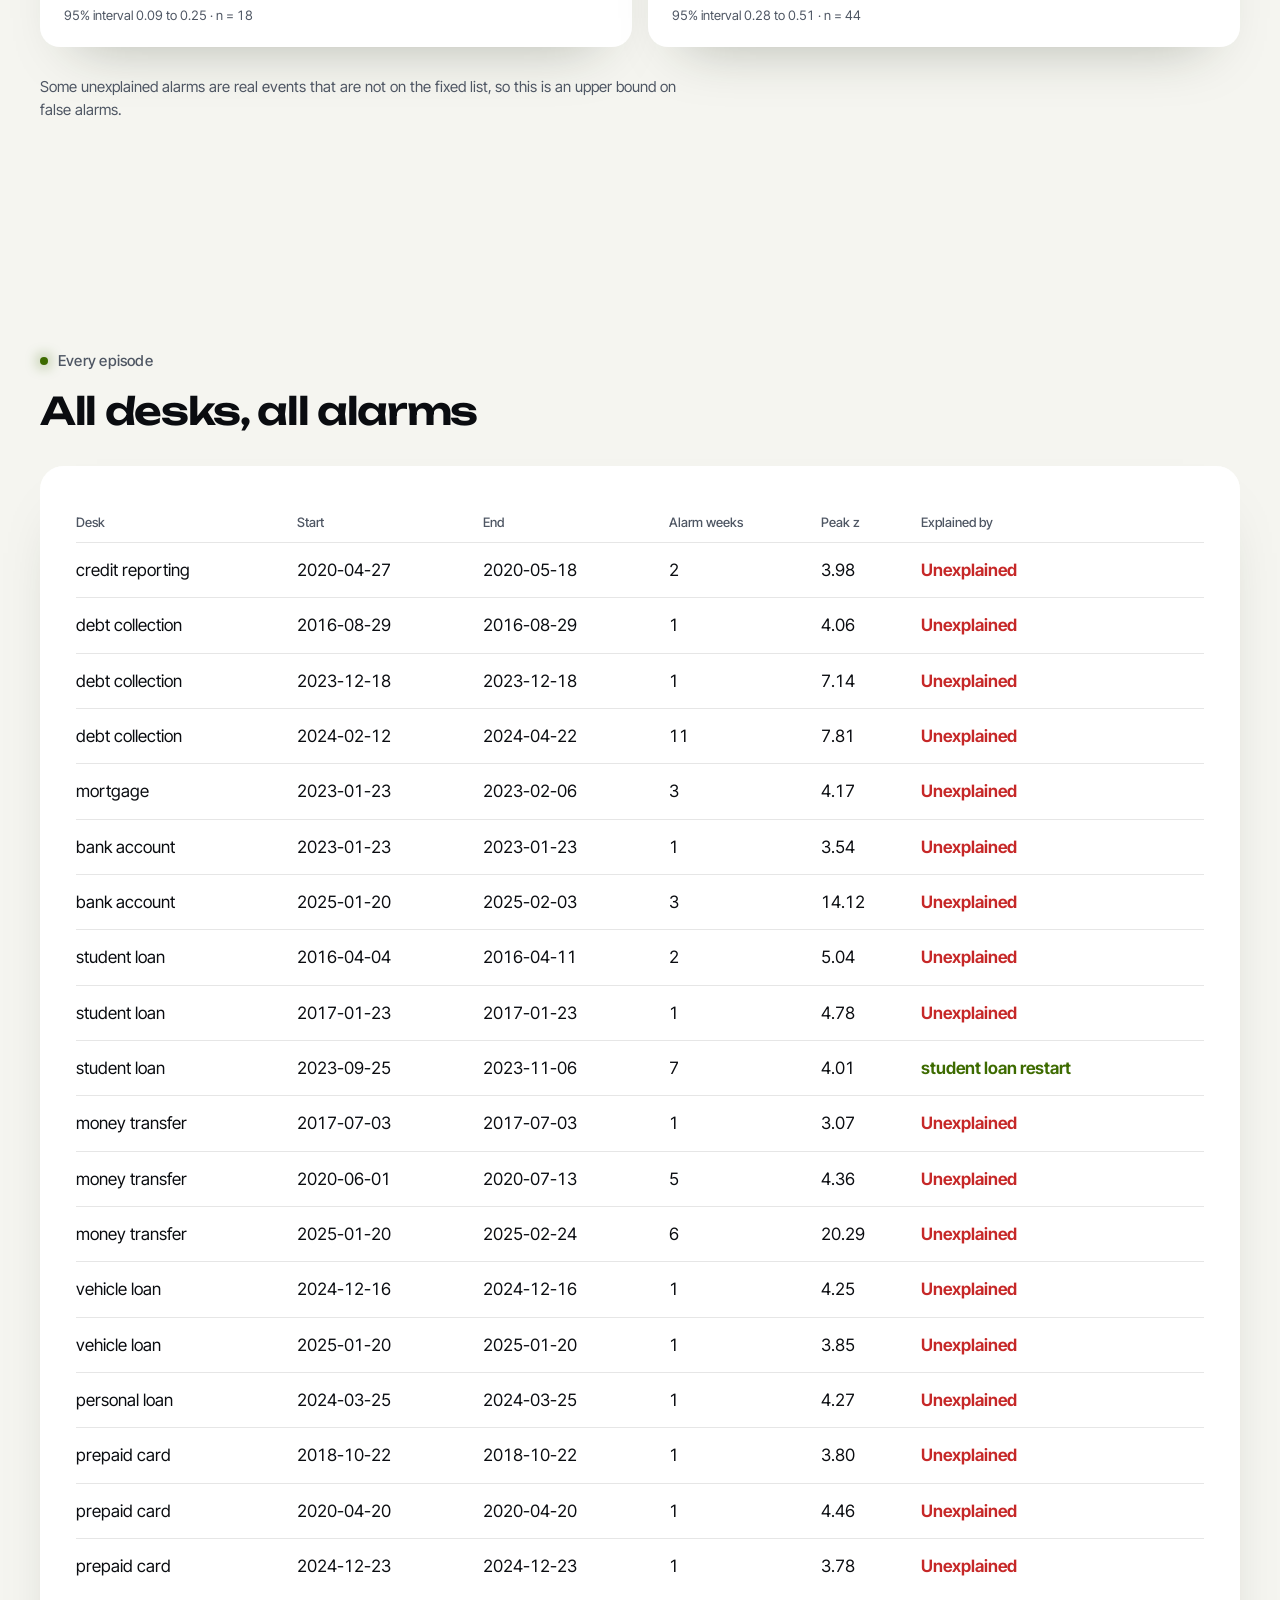
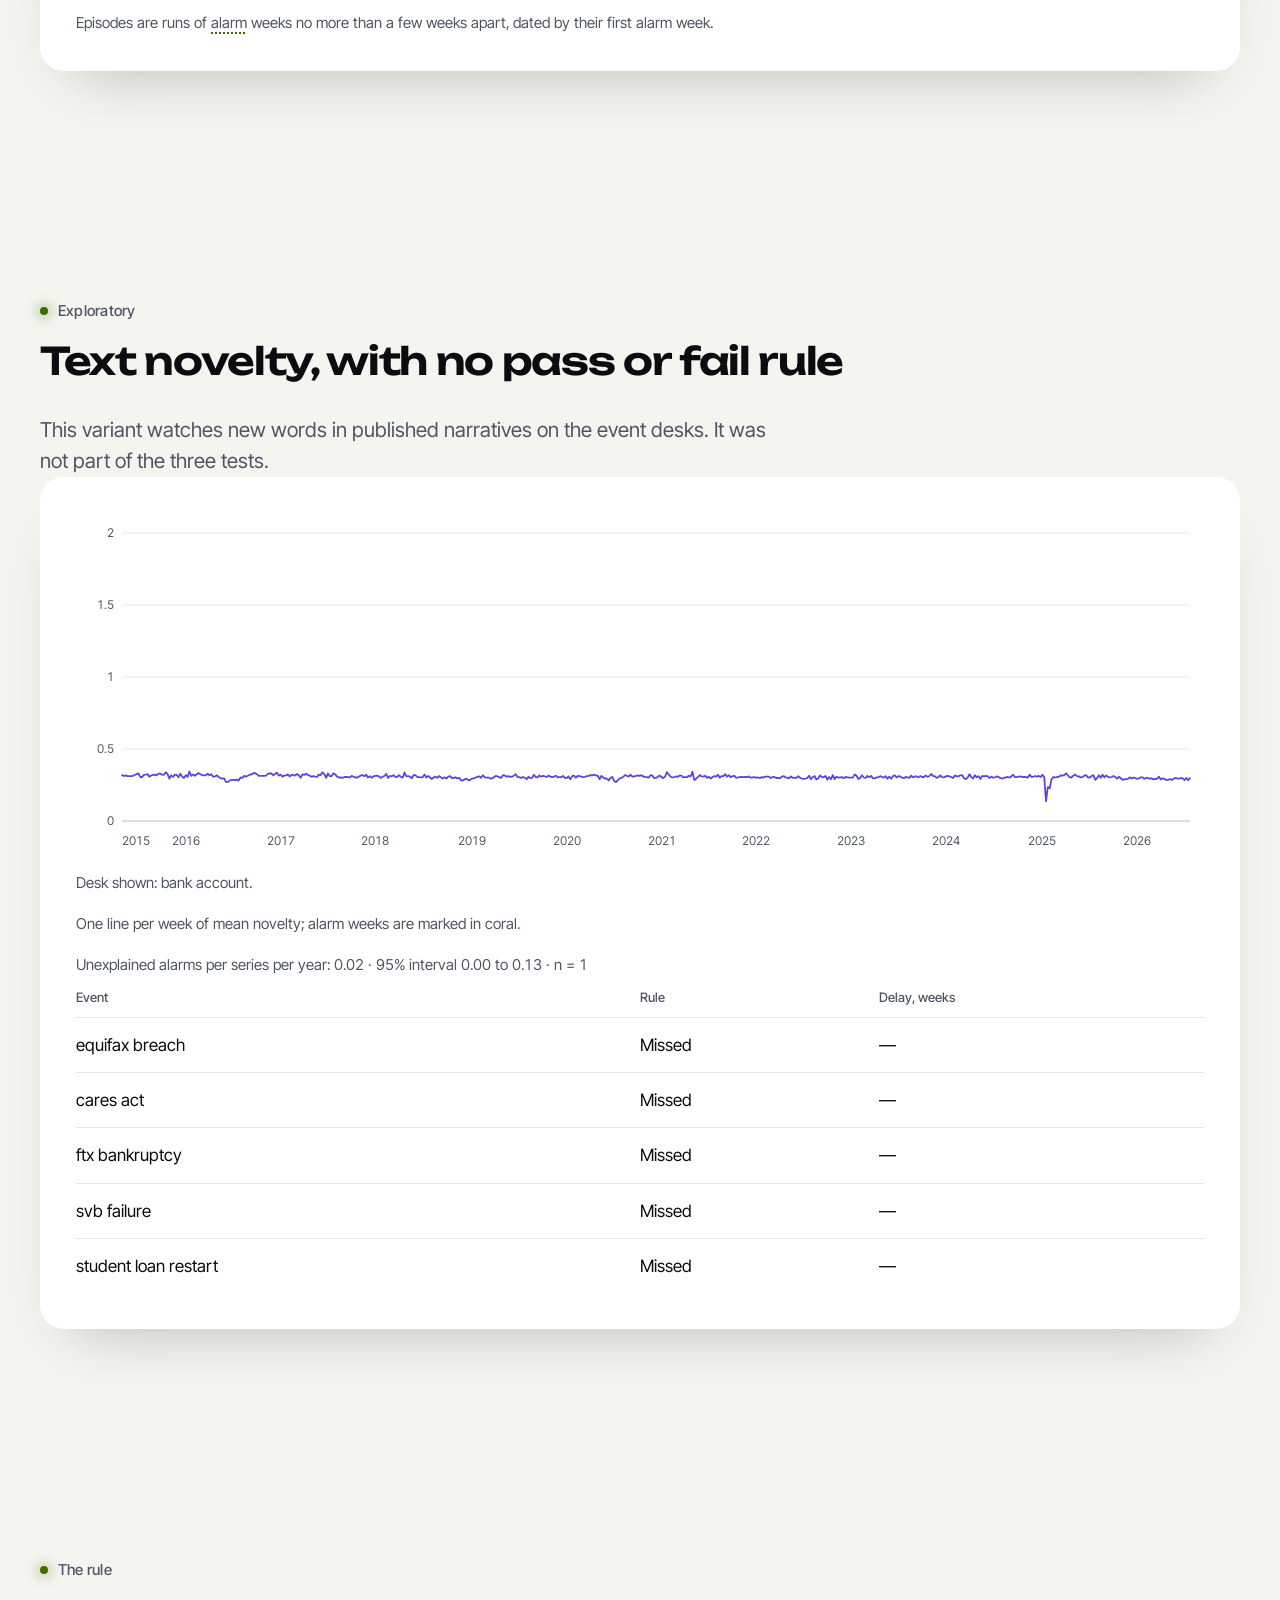
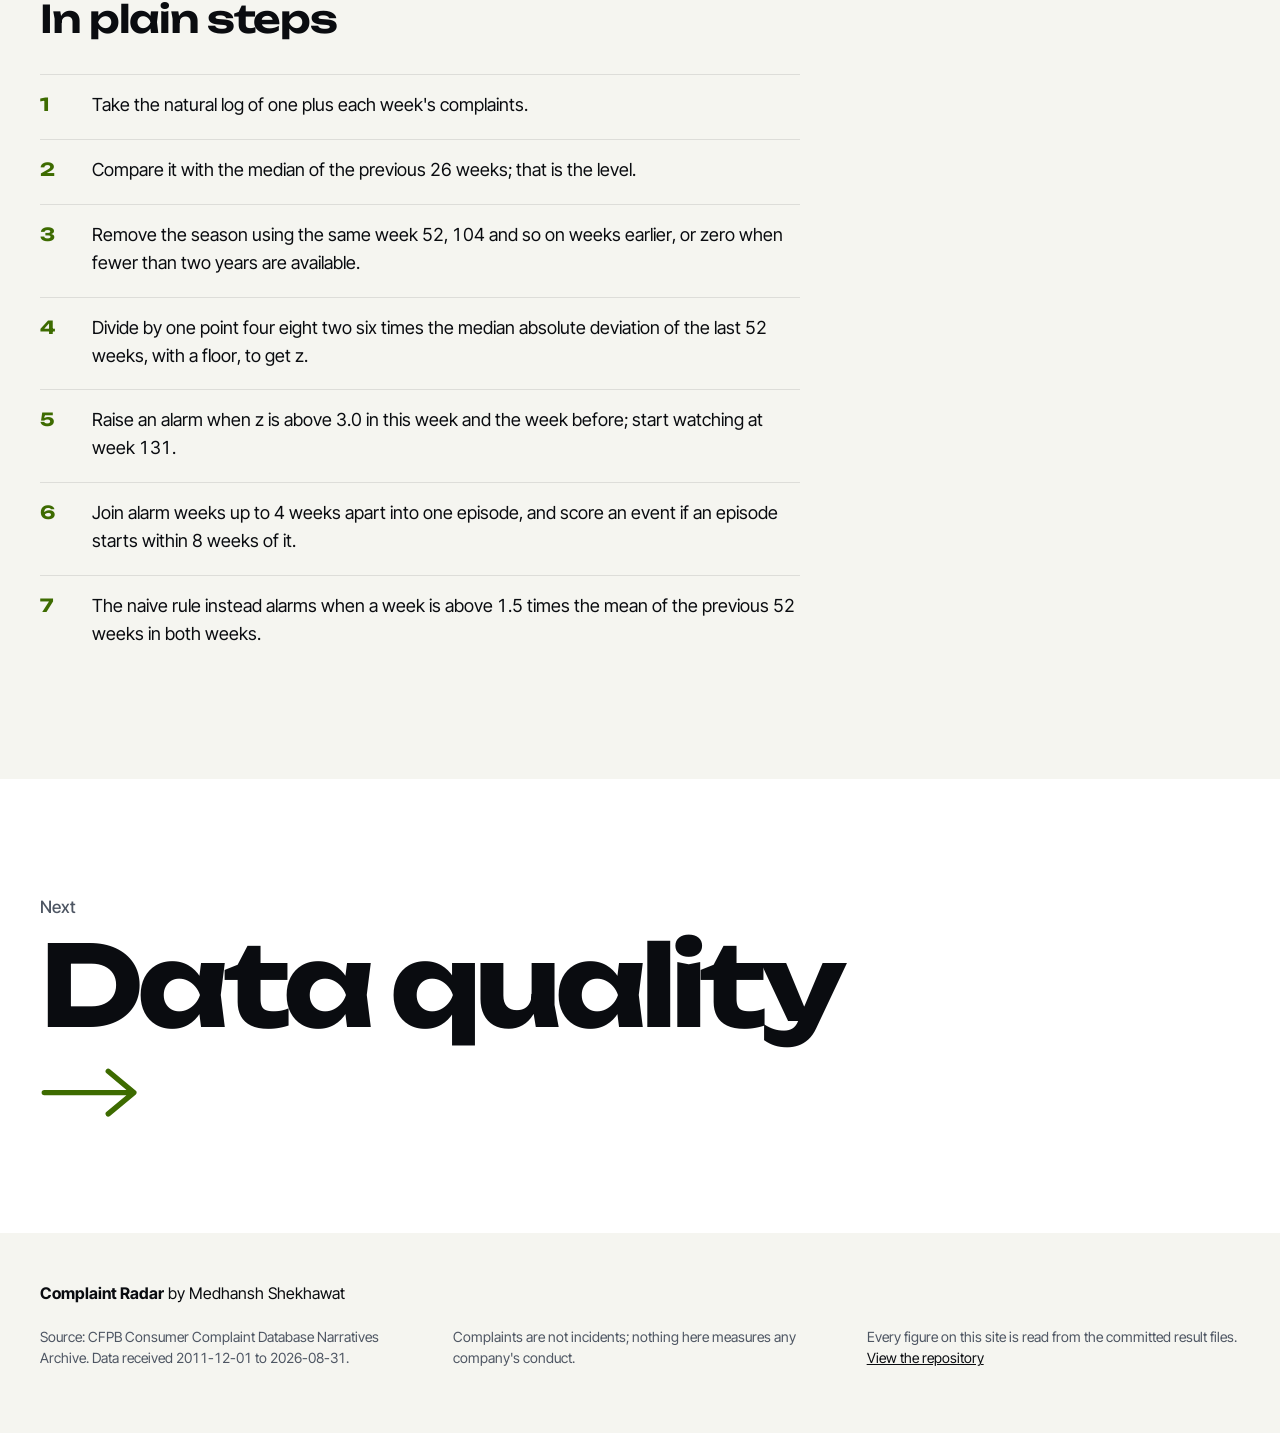
<file: site/radar.html>
<!doctype html>
<html lang="en">
<head>
<meta charset="utf-8">
<meta name="viewport" content="width=device-width, initial-scale=1">
<meta name="color-scheme" content="dark light">
<title>Radar · Complaint Radar</title>
<link rel="icon" href="favicon.svg" type="image/svg+xml">
<link rel="preload" href="fonts/unbounded-latin-wght-normal.woff2" as="font" type="font/woff2" crossorigin>
<link rel="preload" href="fonts/inter-tight-latin-wght-normal.woff2" as="font" type="font/woff2" crossorigin>
<link rel="stylesheet" href="css/site.css">
<script>
(function () {
  document.documentElement.classList.add("js");
  try {
    var t = localStorage.getItem("complaint-radar-theme");
    if (t === "light" || t === "dark") document.documentElement.setAttribute("data-theme", t);
  } catch (e) {}
})();
</script>
<script src="js/pages.js" defer></script>
<script src="js/charts.js" defer></script>
<script src="js/site.js" defer></script>
</head>
<body data-page="radar">
<a class="skip-link" href="#main">Skip to content</a>
<header class="nav">
  <a class="brand" href="index.html"><svg class="logo" viewBox="0 0 32 32" aria-hidden="true"><circle cx="16" cy="16" r="13" fill="none" stroke="currentColor" stroke-opacity=".35" stroke-width="2"/><circle cx="16" cy="16" r="7" fill="none" stroke="currentColor" stroke-opacity=".35" stroke-width="2"/><path d="M16 16 L26 8" stroke="var(--accent)" stroke-width="2.5" stroke-linecap="round"/><circle cx="22" cy="19" r="2.6" fill="var(--accent)"/></svg><span class="brand-text"><b>Complaint Radar</b><small>Medhansh Shekhawat</small></span></a>
  <nav class="pill" aria-label="Pages"><a href="index.html">Overview</a><a href="volumes.html">Volumes</a><a href="router.html">Router</a><a href="cost.html">Cost</a><a href="radar.html" aria-current="page">Radar</a><a href="quality.html">Data quality</a><a href="try.html">Try it</a></nav>
  <div class="tools">
    <a class="tool-link" href="https://github.com/Ghostboy789/complaint-radar">GitHub</a>
    <a class="tool-link" href="https://www.linkedin.com/in/medhansh-shekhawat/">LinkedIn</a>
    <button type="button" id="theme-toggle" class="tool-btn" aria-label="Colour theme: system. Click to change.">System</button>
    <button type="button" class="tool-btn menu-btn" id="menu-btn" aria-expanded="false" aria-controls="sheet">Menu</button>
  </div>
</header>
<div class="sheet" id="sheet" hidden>
  <nav aria-label="All pages"><a href="index.html"><span>01</span>Overview</a><a href="volumes.html"><span>02</span>Volumes</a><a href="router.html"><span>03</span>Router</a><a href="cost.html"><span>04</span>Cost against accuracy</a><a href="radar.html" aria-current="page"><span>05</span>Radar</a><a href="quality.html"><span>06</span>Data quality</a><a href="try.html"><span>07</span>Try it</a></nav>
  <p class="sheet-links"><a href="https://github.com/Ghostboy789/complaint-radar">GitHub</a><a href="https://www.linkedin.com/in/medhansh-shekhawat/">LinkedIn</a></p>
</div>
<main id="main"><div id="app"></div><noscript><p class="noscript">This site draws every figure from its data files with JavaScript, so it needs JavaScript turned on.</p></noscript></main>
<footer class="footer">
  <div class="wrap">
    <p class="footer-name"><b>Complaint Radar</b> by Medhansh Shekhawat</p>
    <div class="footer-cols">
      <p>Source: CFPB Consumer Complaint Database Narratives Archive. Data received <span id="footer-range">from the archive</span>.</p>
      <p>Complaints are not incidents; nothing here measures any company's conduct.</p>
      <p>Every figure on this site is read from the committed result files. <a href="https://github.com/Ghostboy789/complaint-radar">View the repository</a></p>
    </div>
  </div>
</footer>
<div id="gloss" class="gloss" role="dialog" aria-label="Definition" hidden></div>
</body>
</html>
</file>
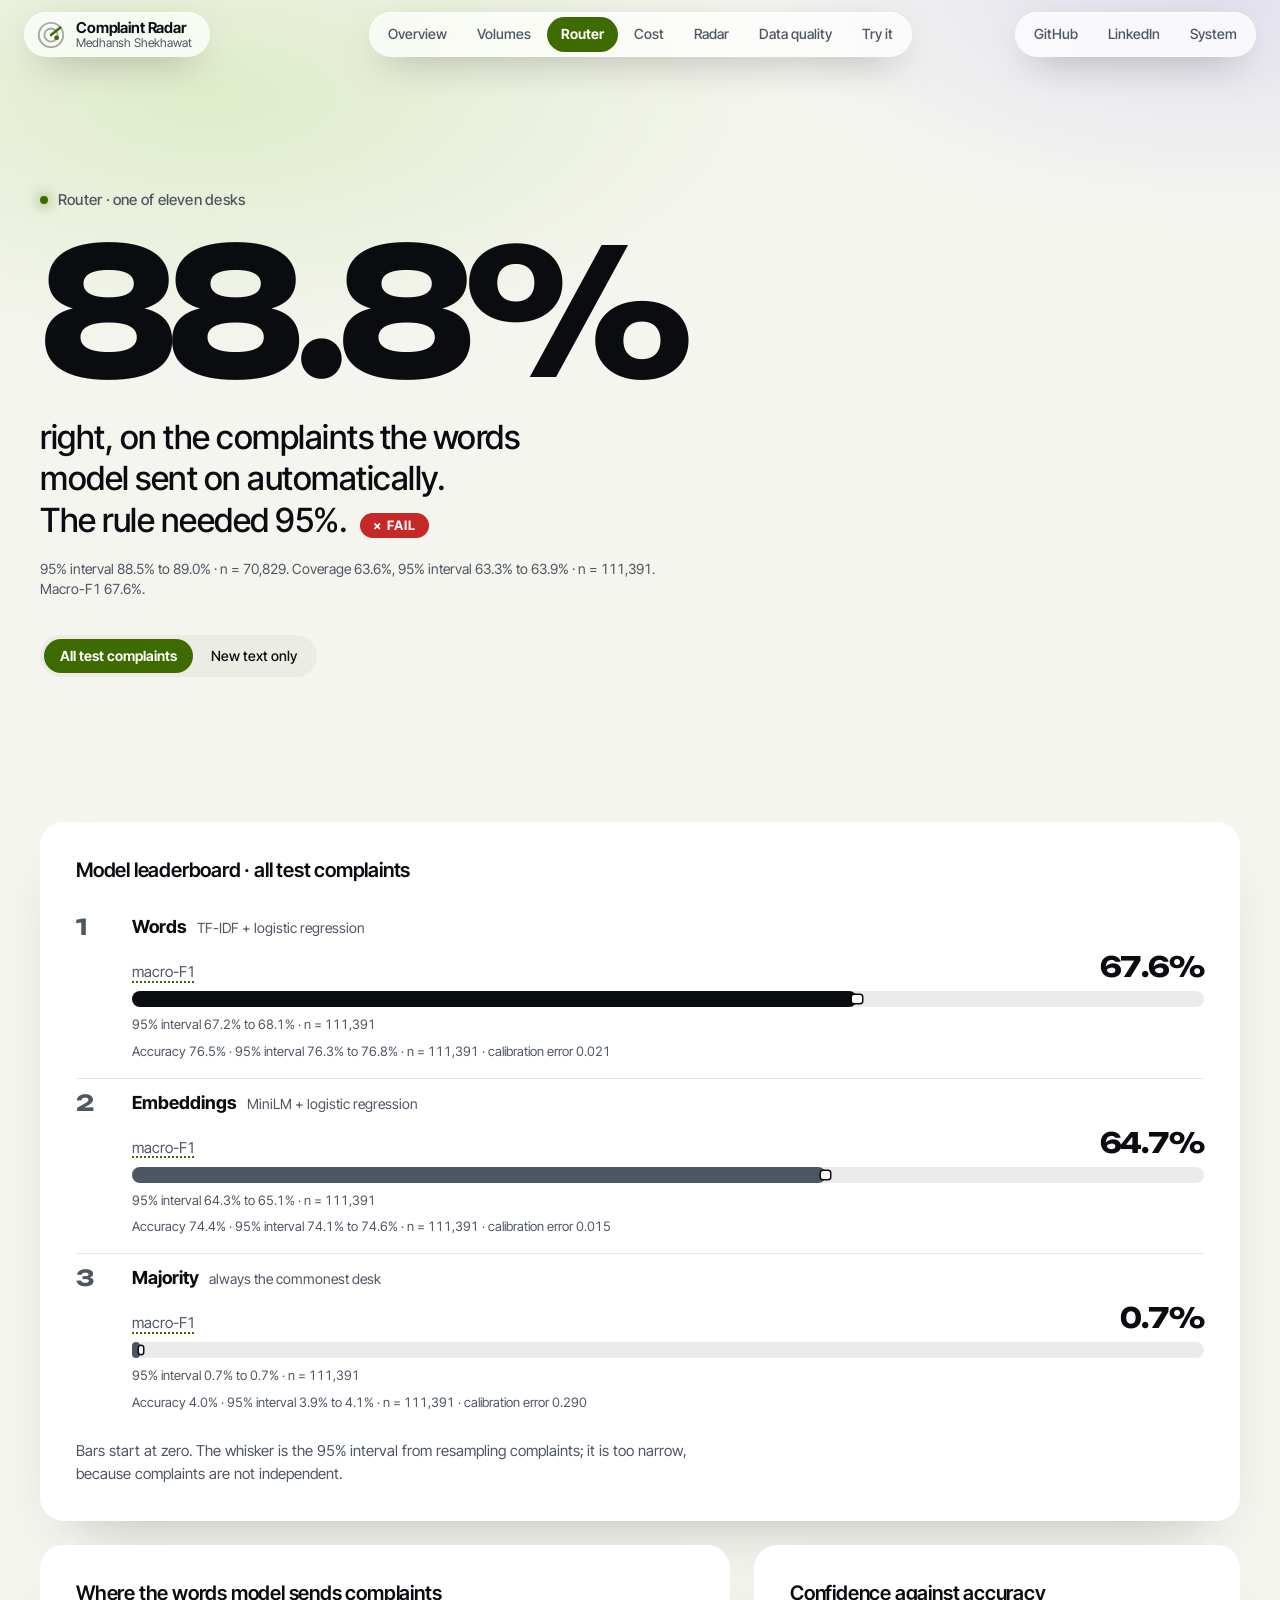
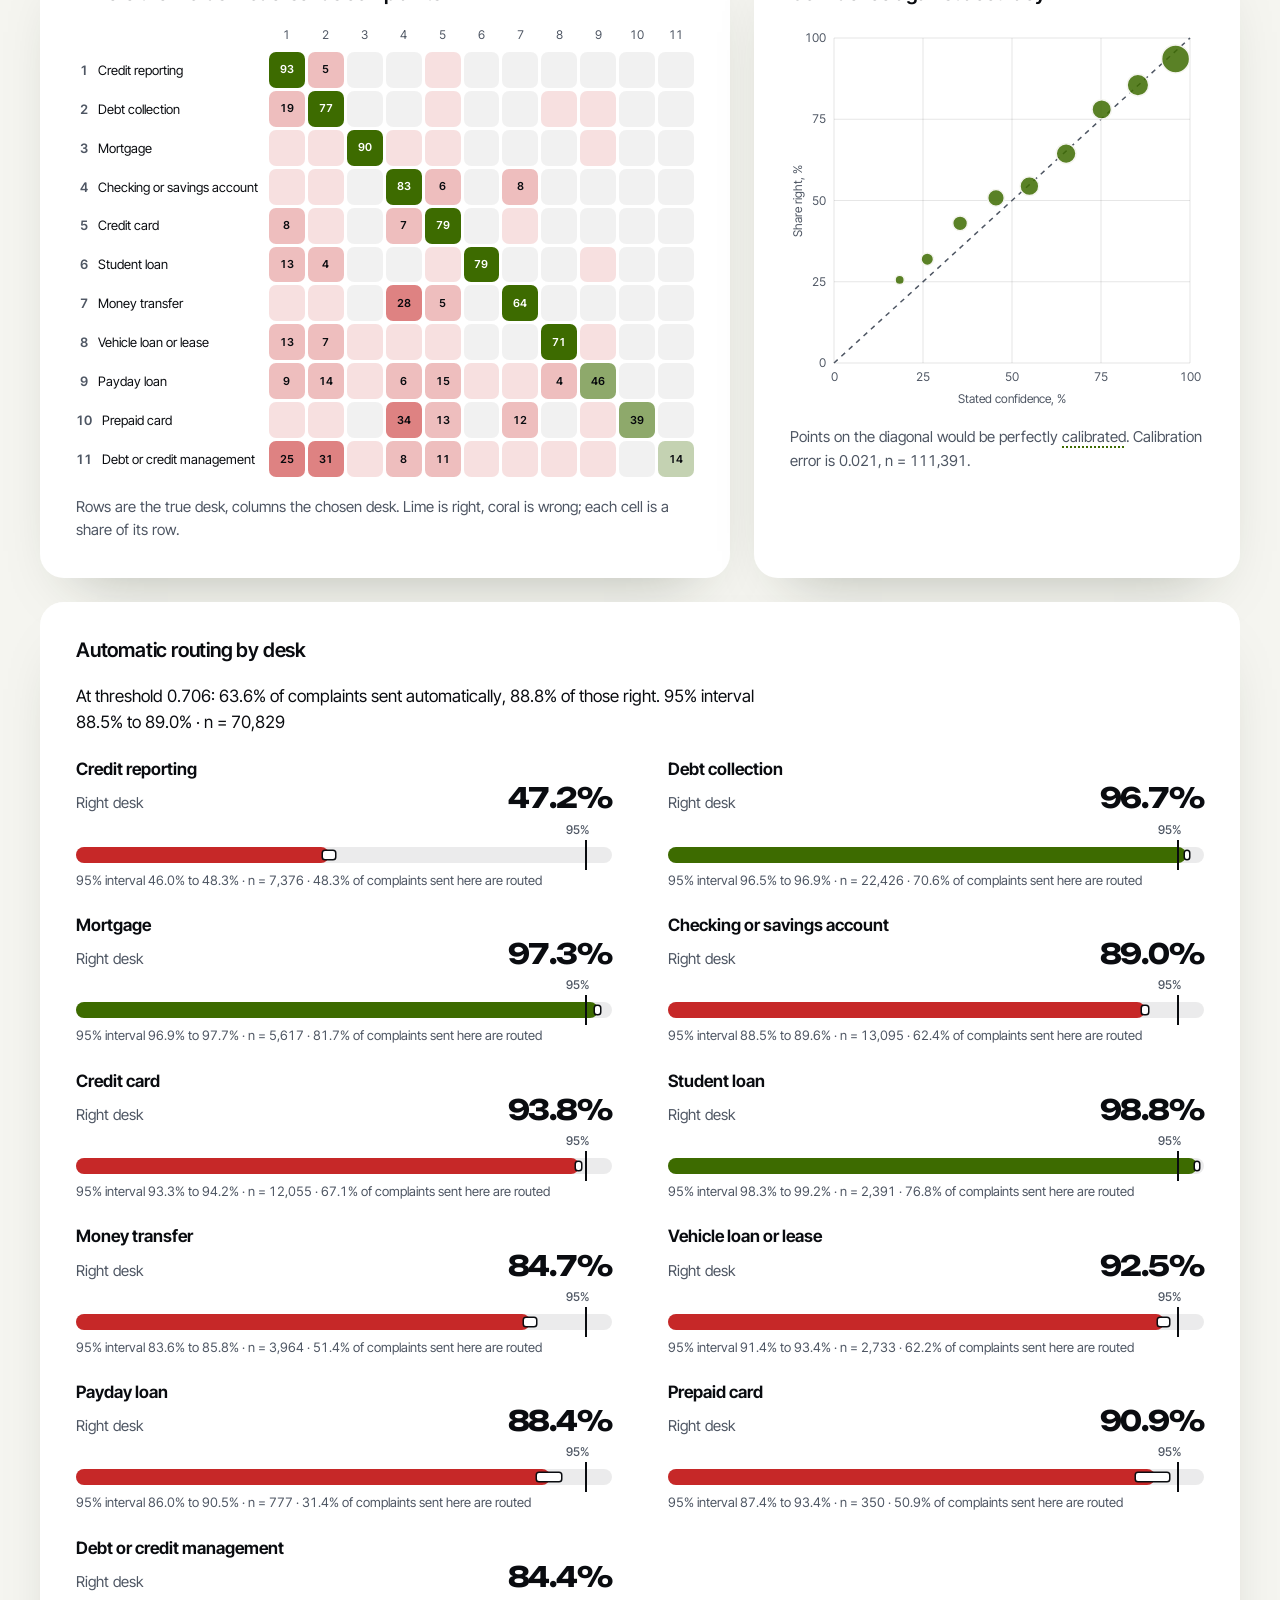
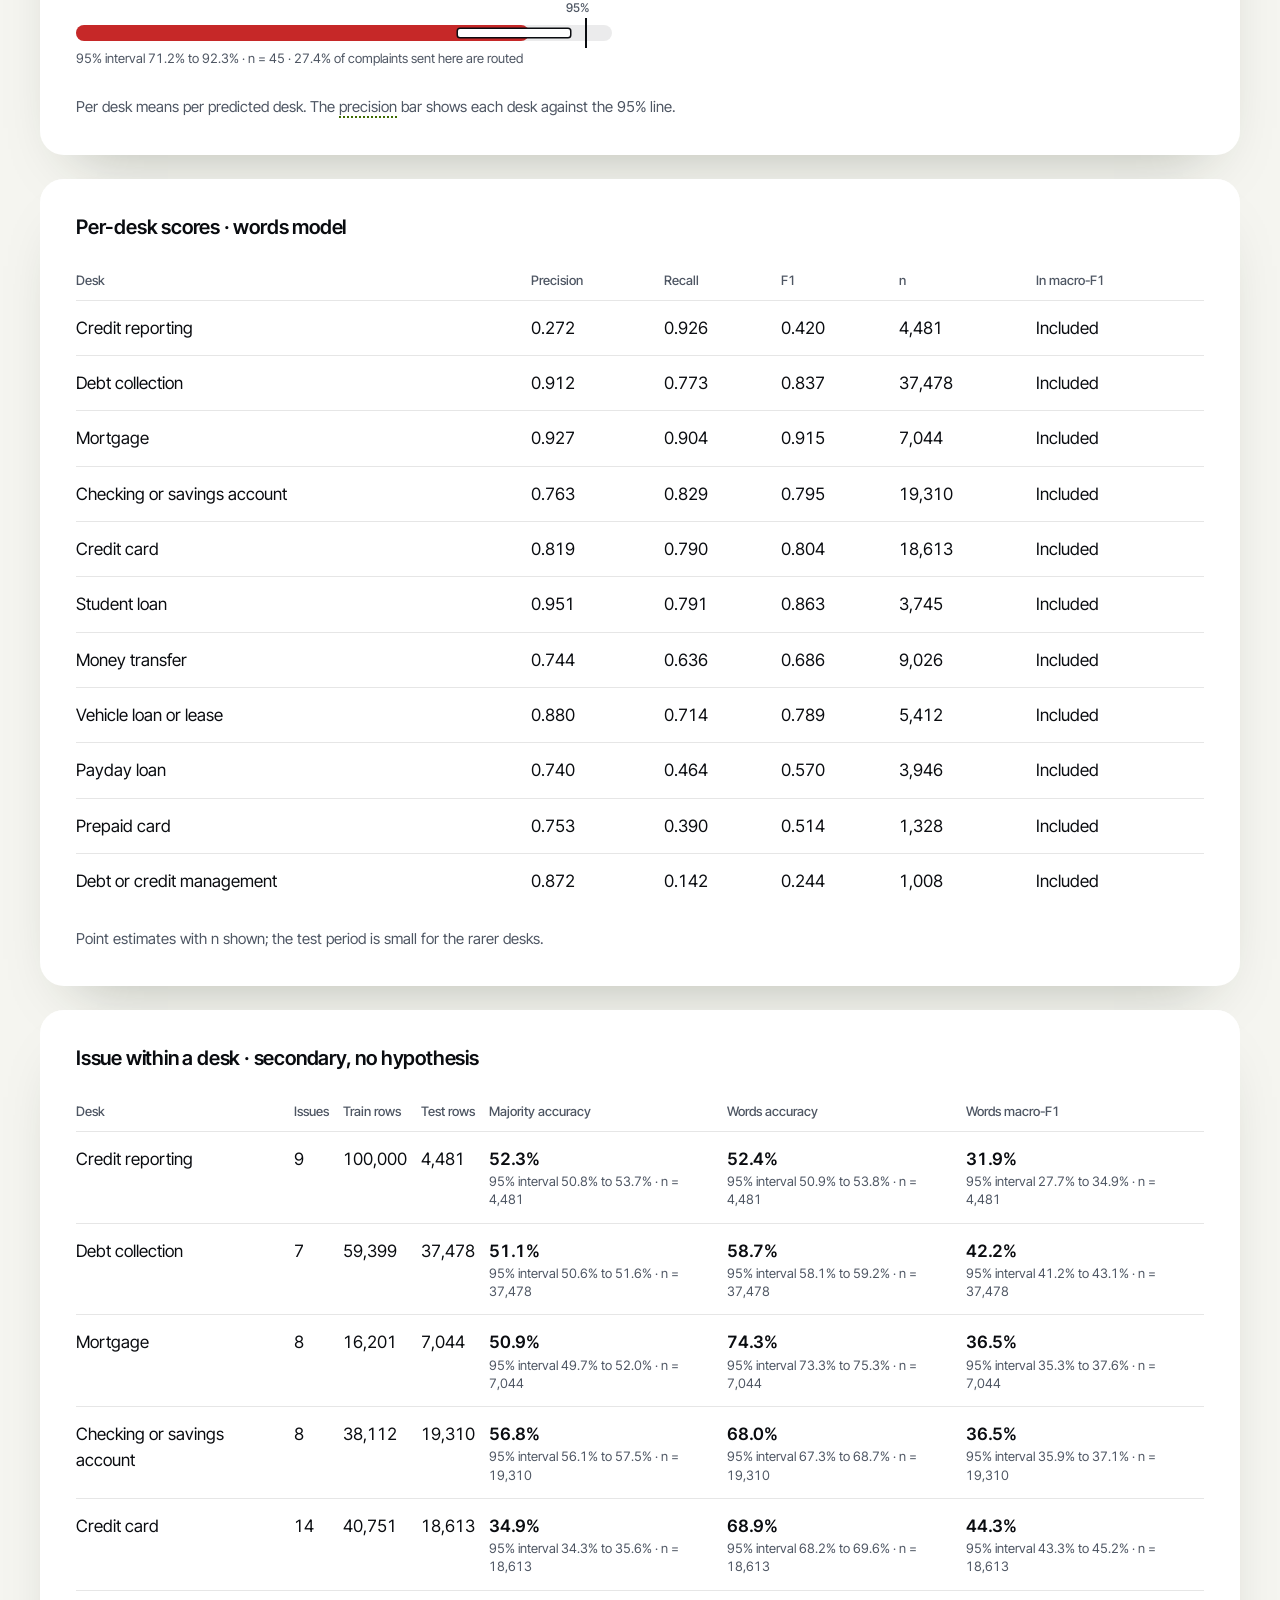
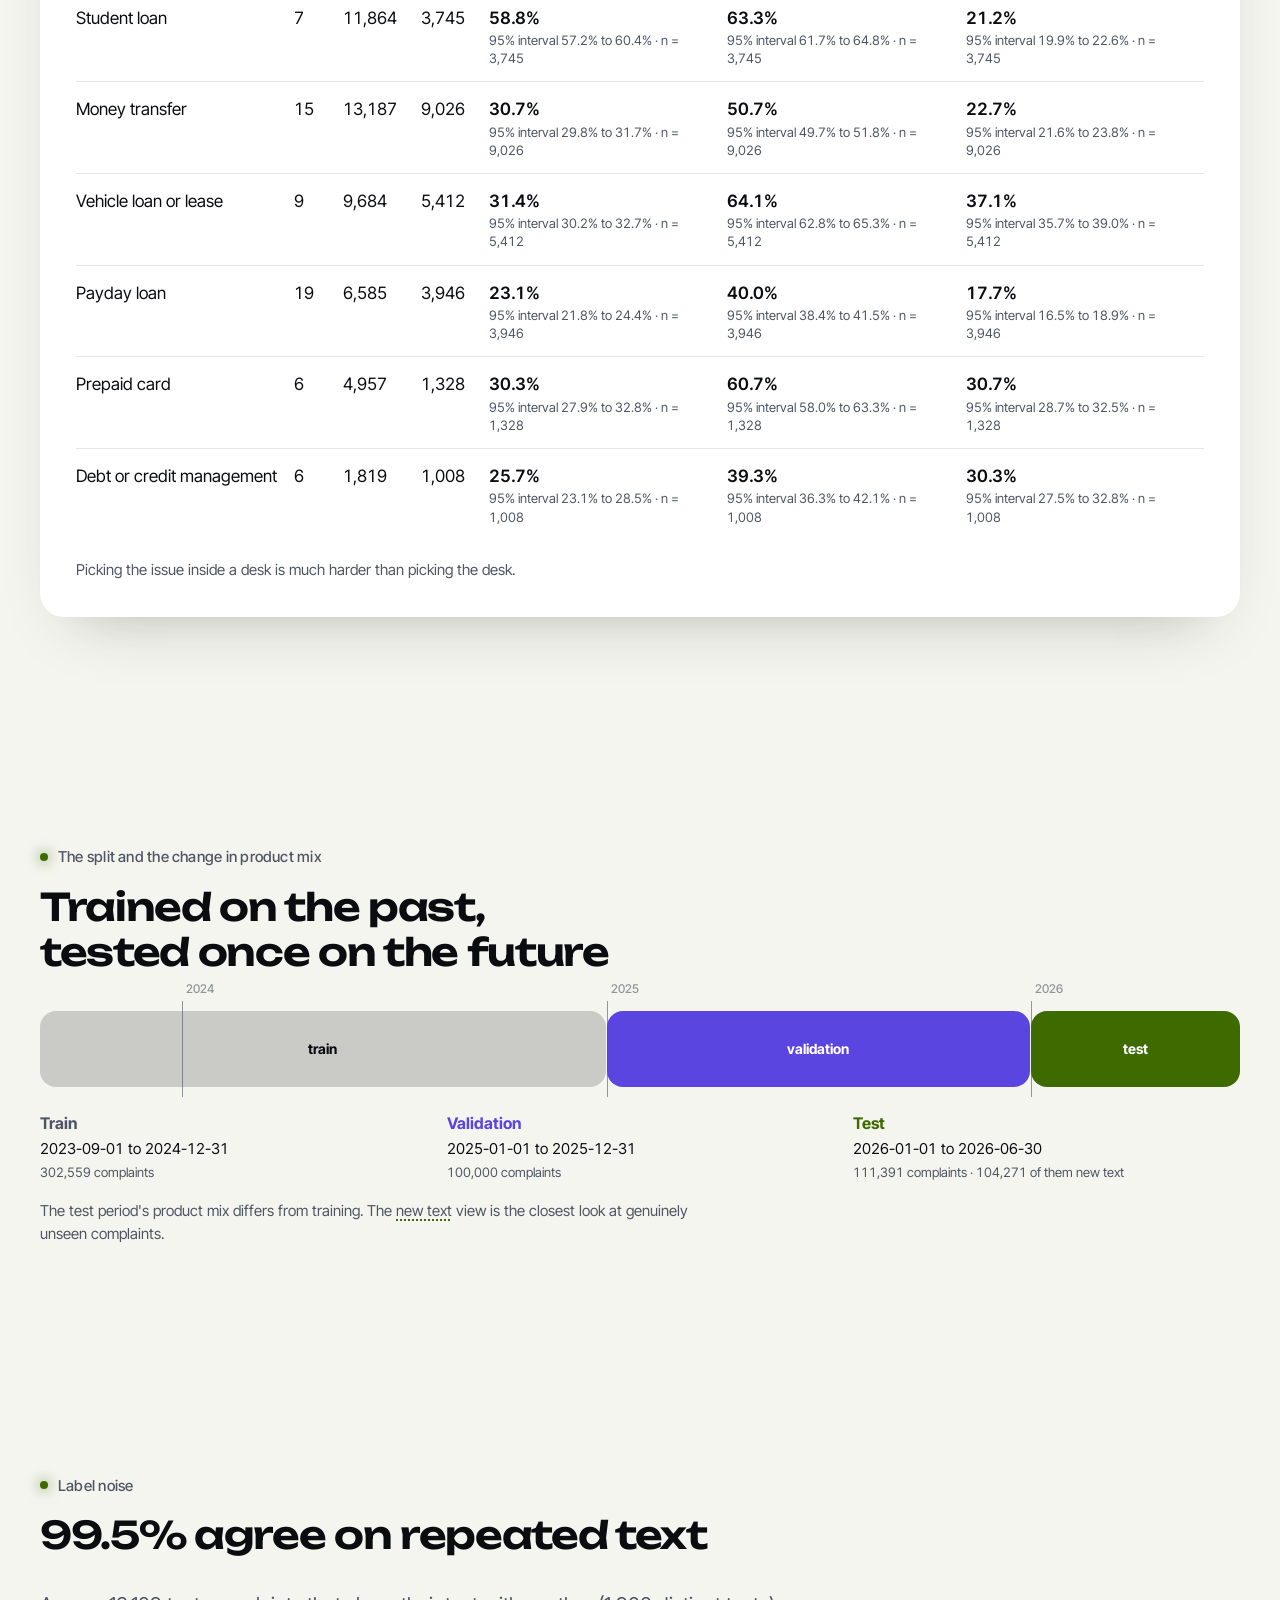
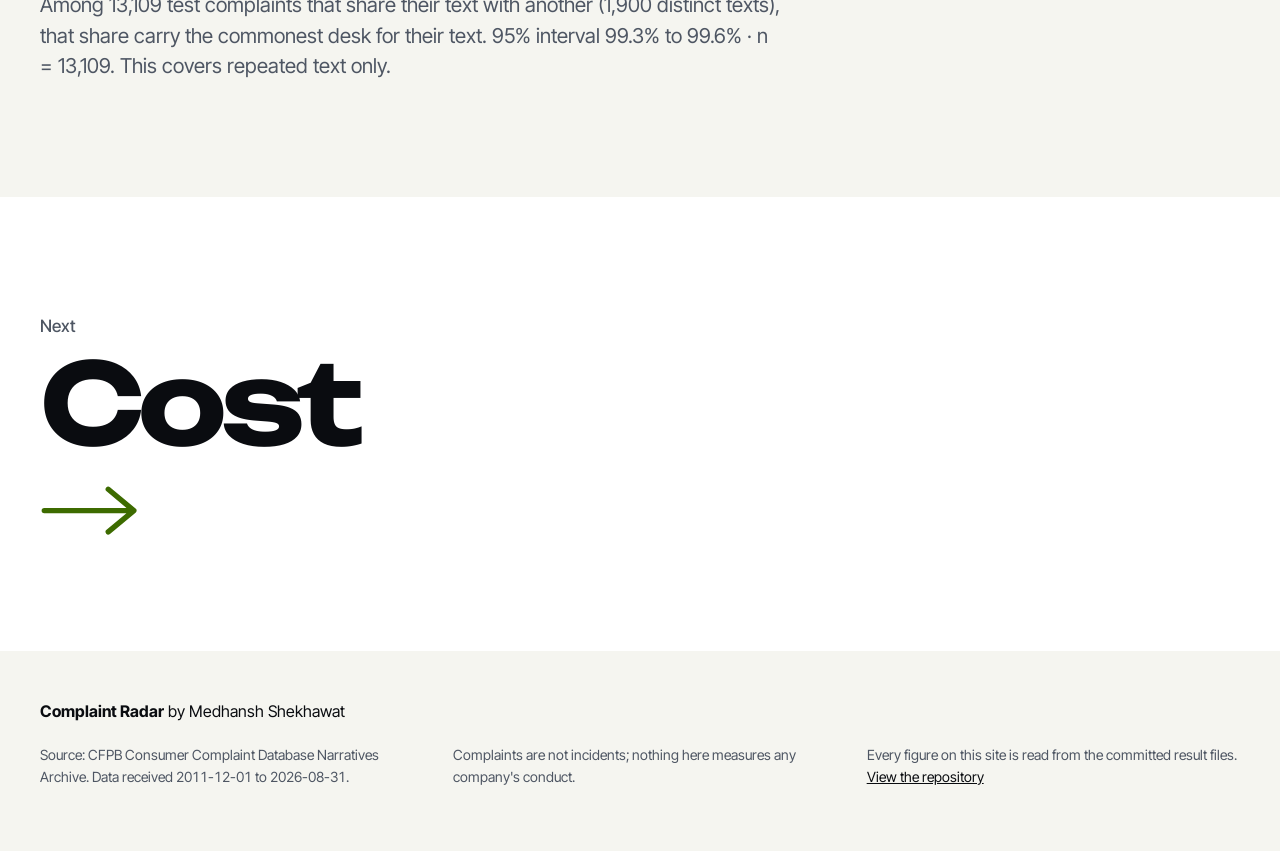
<file: site/router.html>
<!doctype html>
<html lang="en">
<head>
<meta charset="utf-8">
<meta name="viewport" content="width=device-width, initial-scale=1">
<meta name="color-scheme" content="dark light">
<title>Router · Complaint Radar</title>
<link rel="icon" href="favicon.svg" type="image/svg+xml">
<link rel="preload" href="fonts/unbounded-latin-wght-normal.woff2" as="font" type="font/woff2" crossorigin>
<link rel="preload" href="fonts/inter-tight-latin-wght-normal.woff2" as="font" type="font/woff2" crossorigin>
<link rel="stylesheet" href="css/site.css">
<script>
(function () {
  document.documentElement.classList.add("js");
  try {
    var t = localStorage.getItem("complaint-radar-theme");
    if (t === "light" || t === "dark") document.documentElement.setAttribute("data-theme", t);
  } catch (e) {}
})();
</script>
<script src="js/pages.js" defer></script>
<script src="js/charts.js" defer></script>
<script src="js/site.js" defer></script>
</head>
<body data-page="router">
<a class="skip-link" href="#main">Skip to content</a>
<header class="nav">
  <a class="brand" href="index.html"><svg class="logo" viewBox="0 0 32 32" aria-hidden="true"><circle cx="16" cy="16" r="13" fill="none" stroke="currentColor" stroke-opacity=".35" stroke-width="2"/><circle cx="16" cy="16" r="7" fill="none" stroke="currentColor" stroke-opacity=".35" stroke-width="2"/><path d="M16 16 L26 8" stroke="var(--accent)" stroke-width="2.5" stroke-linecap="round"/><circle cx="22" cy="19" r="2.6" fill="var(--accent)"/></svg><span class="brand-text"><b>Complaint Radar</b><small>Medhansh Shekhawat</small></span></a>
  <nav class="pill" aria-label="Pages"><a href="index.html">Overview</a><a href="volumes.html">Volumes</a><a href="router.html" aria-current="page">Router</a><a href="cost.html">Cost</a><a href="radar.html">Radar</a><a href="quality.html">Data quality</a><a href="try.html">Try it</a></nav>
  <div class="tools">
    <a class="tool-link" href="https://github.com/Ghostboy789/complaint-radar">GitHub</a>
    <a class="tool-link" href="https://www.linkedin.com/in/medhansh-shekhawat/">LinkedIn</a>
    <button type="button" id="theme-toggle" class="tool-btn" aria-label="Colour theme: system. Click to change.">System</button>
    <button type="button" class="tool-btn menu-btn" id="menu-btn" aria-expanded="false" aria-controls="sheet">Menu</button>
  </div>
</header>
<div class="sheet" id="sheet" hidden>
  <nav aria-label="All pages"><a href="index.html"><span>01</span>Overview</a><a href="volumes.html"><span>02</span>Volumes</a><a href="router.html" aria-current="page"><span>03</span>Router</a><a href="cost.html"><span>04</span>Cost against accuracy</a><a href="radar.html"><span>05</span>Radar</a><a href="quality.html"><span>06</span>Data quality</a><a href="try.html"><span>07</span>Try it</a></nav>
  <p class="sheet-links"><a href="https://github.com/Ghostboy789/complaint-radar">GitHub</a><a href="https://www.linkedin.com/in/medhansh-shekhawat/">LinkedIn</a></p>
</div>
<main id="main"><div id="app"></div><noscript><p class="noscript">This site draws every figure from its data files with JavaScript, so it needs JavaScript turned on.</p></noscript></main>
<footer class="footer">
  <div class="wrap">
    <p class="footer-name"><b>Complaint Radar</b> by Medhansh Shekhawat</p>
    <div class="footer-cols">
      <p>Source: CFPB Consumer Complaint Database Narratives Archive. Data received <span id="footer-range">from the archive</span>.</p>
      <p>Complaints are not incidents; nothing here measures any company's conduct.</p>
      <p>Every figure on this site is read from the committed result files. <a href="https://github.com/Ghostboy789/complaint-radar">View the repository</a></p>
    </div>
  </div>
</footer>
<div id="gloss" class="gloss" role="dialog" aria-label="Definition" hidden></div>
</body>
</html>
</file>
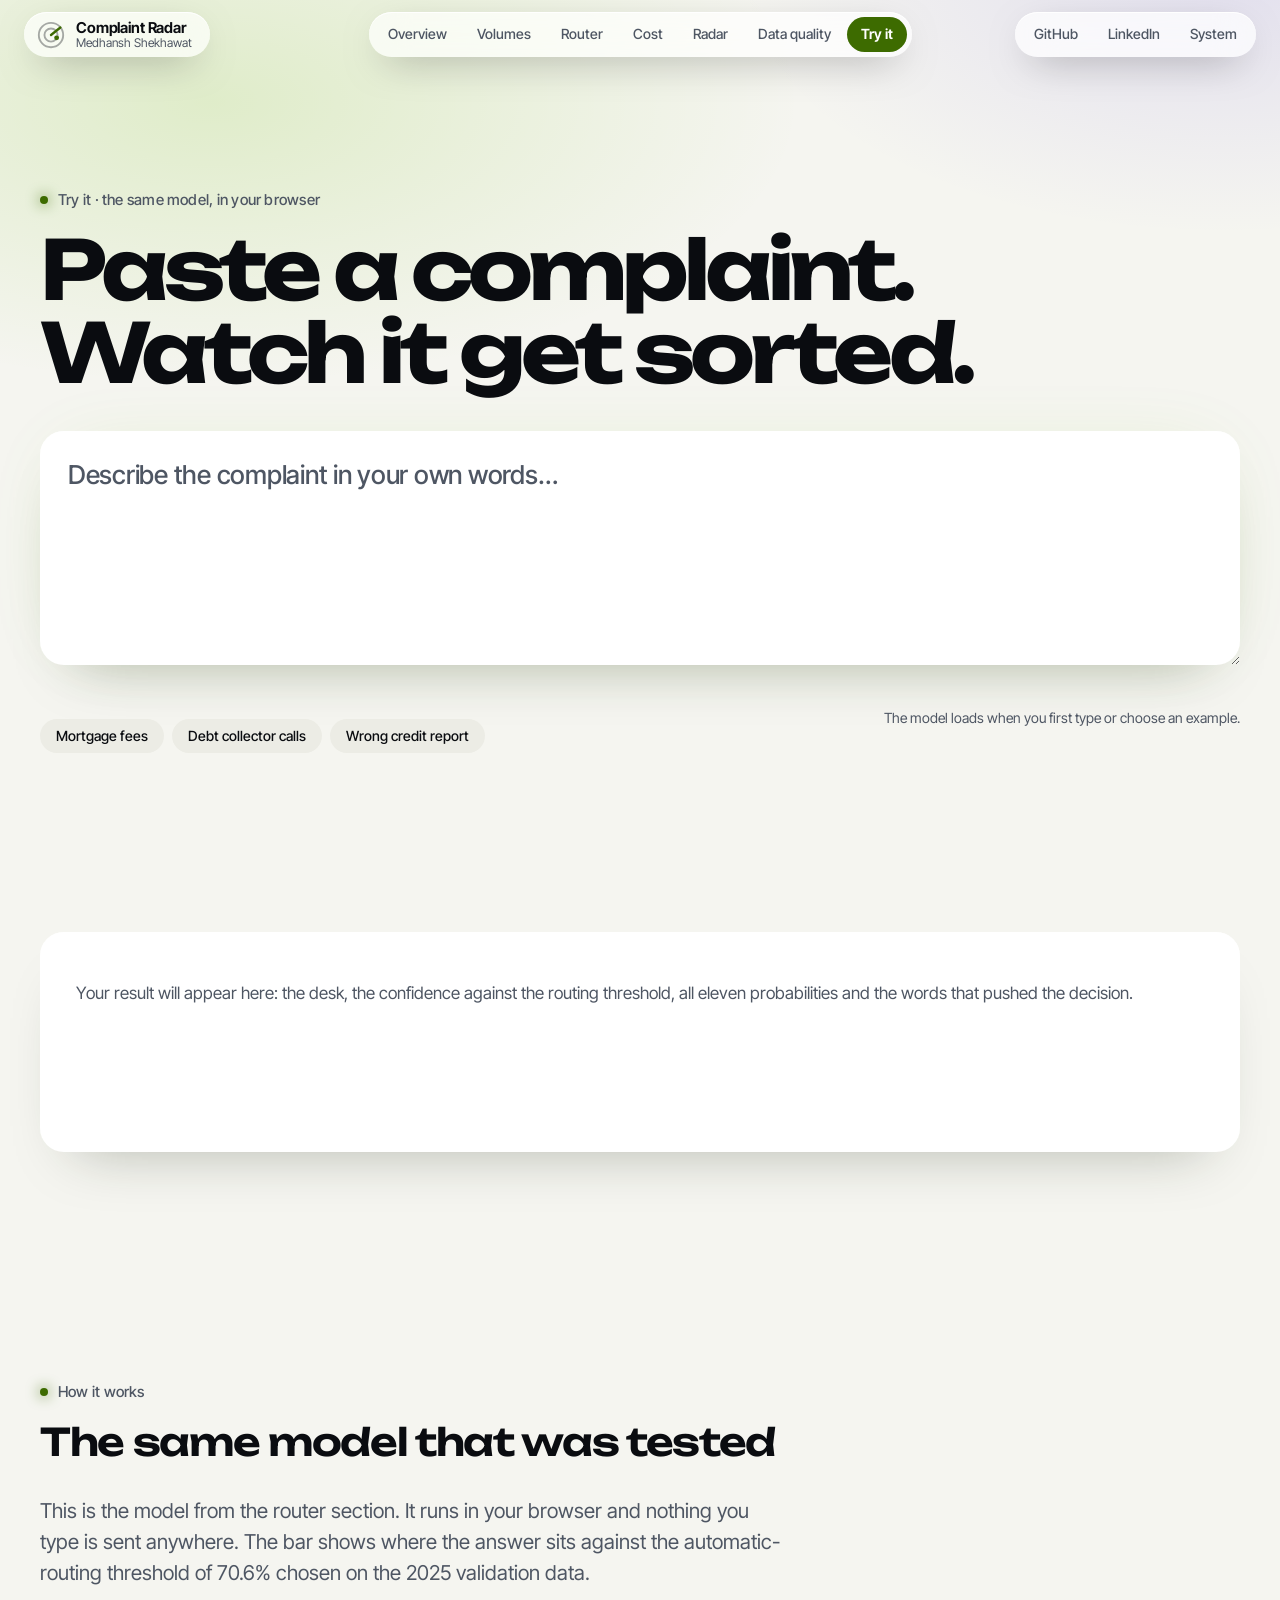
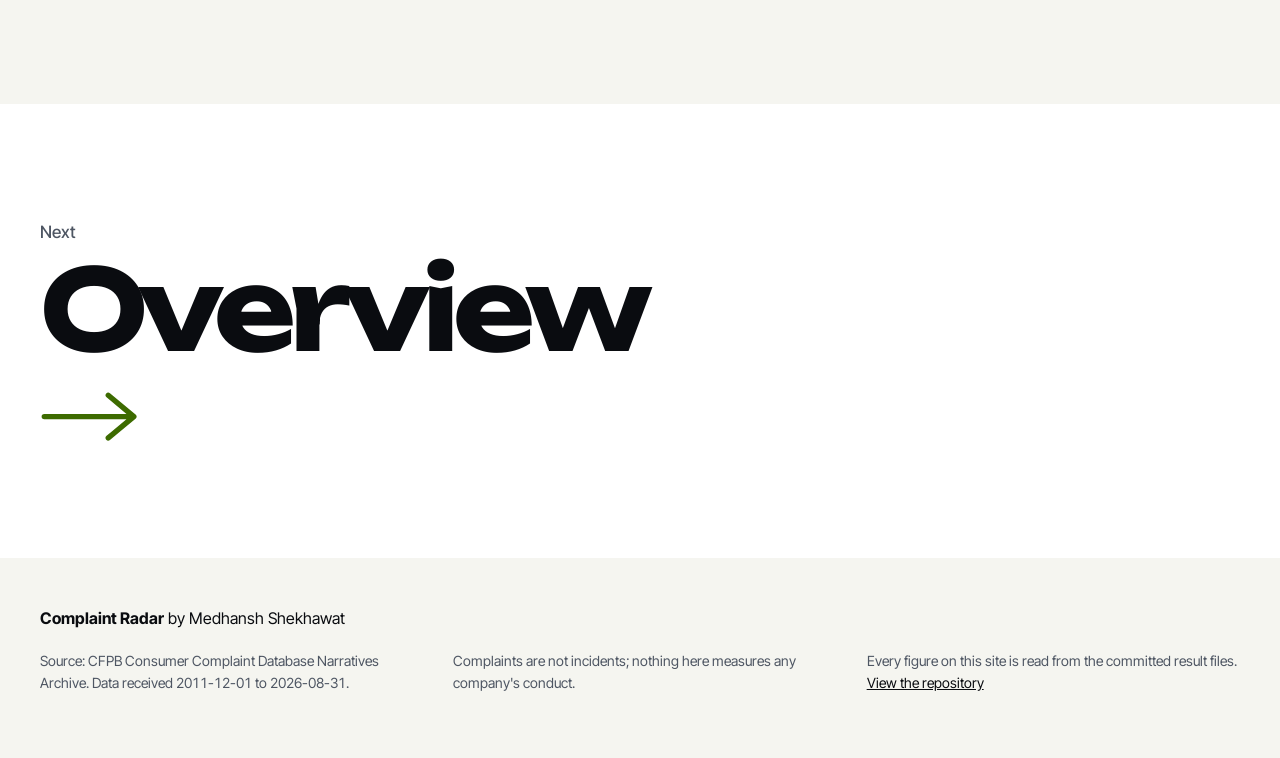
<file: site/try.html>
<!doctype html>
<html lang="en">
<head>
<meta charset="utf-8">
<meta name="viewport" content="width=device-width, initial-scale=1">
<meta name="color-scheme" content="dark light">
<title>Try it · Complaint Radar</title>
<link rel="icon" href="favicon.svg" type="image/svg+xml">
<link rel="preload" href="fonts/unbounded-latin-wght-normal.woff2" as="font" type="font/woff2" crossorigin>
<link rel="preload" href="fonts/inter-tight-latin-wght-normal.woff2" as="font" type="font/woff2" crossorigin>
<link rel="stylesheet" href="css/site.css">
<script>
(function () {
  document.documentElement.classList.add("js");
  try {
    var t = localStorage.getItem("complaint-radar-theme");
    if (t === "light" || t === "dark") document.documentElement.setAttribute("data-theme", t);
  } catch (e) {}
})();
</script>
<script src="js/pages.js" defer></script>
<script src="js/charts.js" defer></script>
<script src="js/classify.js" defer></script>
<script src="js/site.js" defer></script>
</head>
<body data-page="try">
<a class="skip-link" href="#main">Skip to content</a>
<header class="nav">
  <a class="brand" href="index.html"><svg class="logo" viewBox="0 0 32 32" aria-hidden="true"><circle cx="16" cy="16" r="13" fill="none" stroke="currentColor" stroke-opacity=".35" stroke-width="2"/><circle cx="16" cy="16" r="7" fill="none" stroke="currentColor" stroke-opacity=".35" stroke-width="2"/><path d="M16 16 L26 8" stroke="var(--accent)" stroke-width="2.5" stroke-linecap="round"/><circle cx="22" cy="19" r="2.6" fill="var(--accent)"/></svg><span class="brand-text"><b>Complaint Radar</b><small>Medhansh Shekhawat</small></span></a>
  <nav class="pill" aria-label="Pages"><a href="index.html">Overview</a><a href="volumes.html">Volumes</a><a href="router.html">Router</a><a href="cost.html">Cost</a><a href="radar.html">Radar</a><a href="quality.html">Data quality</a><a href="try.html" aria-current="page">Try it</a></nav>
  <div class="tools">
    <a class="tool-link" href="https://github.com/Ghostboy789/complaint-radar">GitHub</a>
    <a class="tool-link" href="https://www.linkedin.com/in/medhansh-shekhawat/">LinkedIn</a>
    <button type="button" id="theme-toggle" class="tool-btn" aria-label="Colour theme: system. Click to change.">System</button>
    <button type="button" class="tool-btn menu-btn" id="menu-btn" aria-expanded="false" aria-controls="sheet">Menu</button>
  </div>
</header>
<div class="sheet" id="sheet" hidden>
  <nav aria-label="All pages"><a href="index.html"><span>01</span>Overview</a><a href="volumes.html"><span>02</span>Volumes</a><a href="router.html"><span>03</span>Router</a><a href="cost.html"><span>04</span>Cost against accuracy</a><a href="radar.html"><span>05</span>Radar</a><a href="quality.html"><span>06</span>Data quality</a><a href="try.html" aria-current="page"><span>07</span>Try it</a></nav>
  <p class="sheet-links"><a href="https://github.com/Ghostboy789/complaint-radar">GitHub</a><a href="https://www.linkedin.com/in/medhansh-shekhawat/">LinkedIn</a></p>
</div>
<main id="main"><div id="app"></div><noscript><p class="noscript">This site draws every figure from its data files with JavaScript, so it needs JavaScript turned on.</p></noscript></main>
<footer class="footer">
  <div class="wrap">
    <p class="footer-name"><b>Complaint Radar</b> by Medhansh Shekhawat</p>
    <div class="footer-cols">
      <p>Source: CFPB Consumer Complaint Database Narratives Archive. Data received <span id="footer-range">from the archive</span>.</p>
      <p>Complaints are not incidents; nothing here measures any company's conduct.</p>
      <p>Every figure on this site is read from the committed result files. <a href="https://github.com/Ghostboy789/complaint-radar">View the repository</a></p>
    </div>
  </div>
</footer>
<div id="gloss" class="gloss" role="dialog" aria-label="Definition" hidden></div>
</body>
</html>
</file>
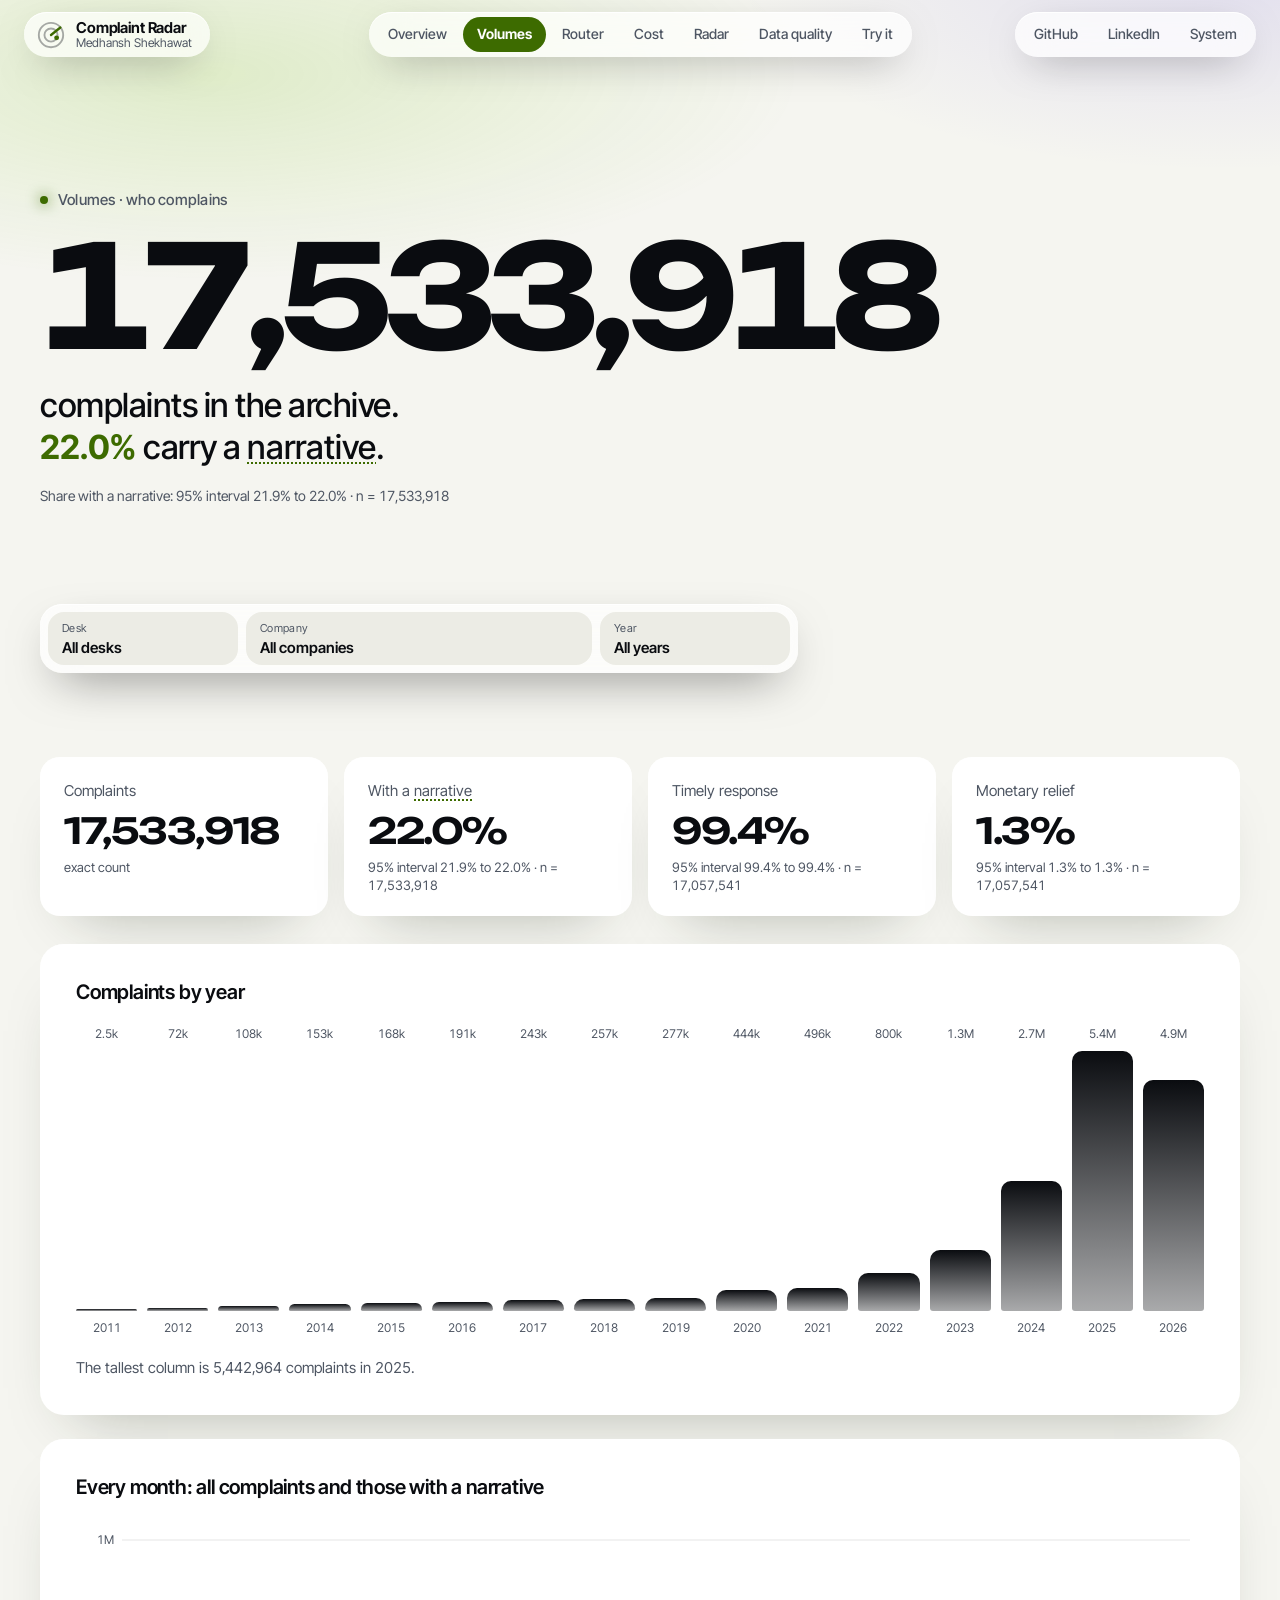
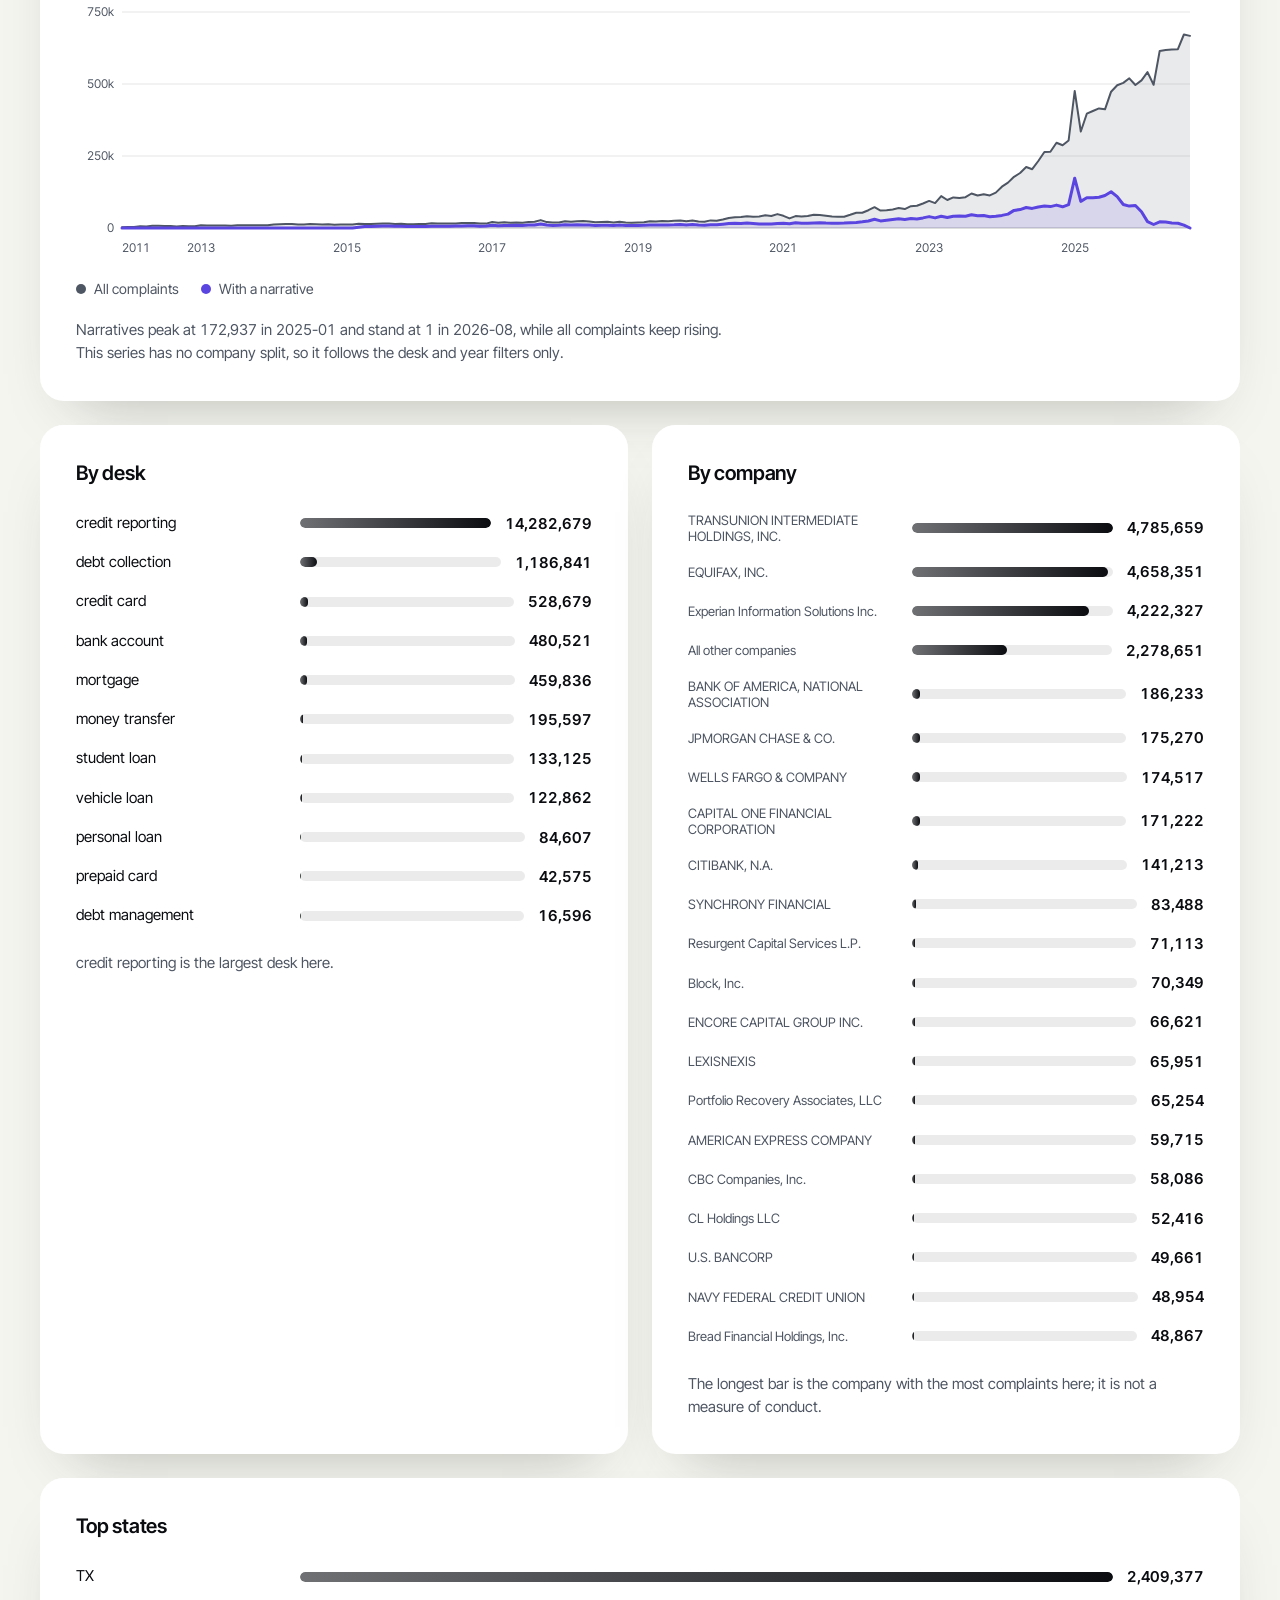
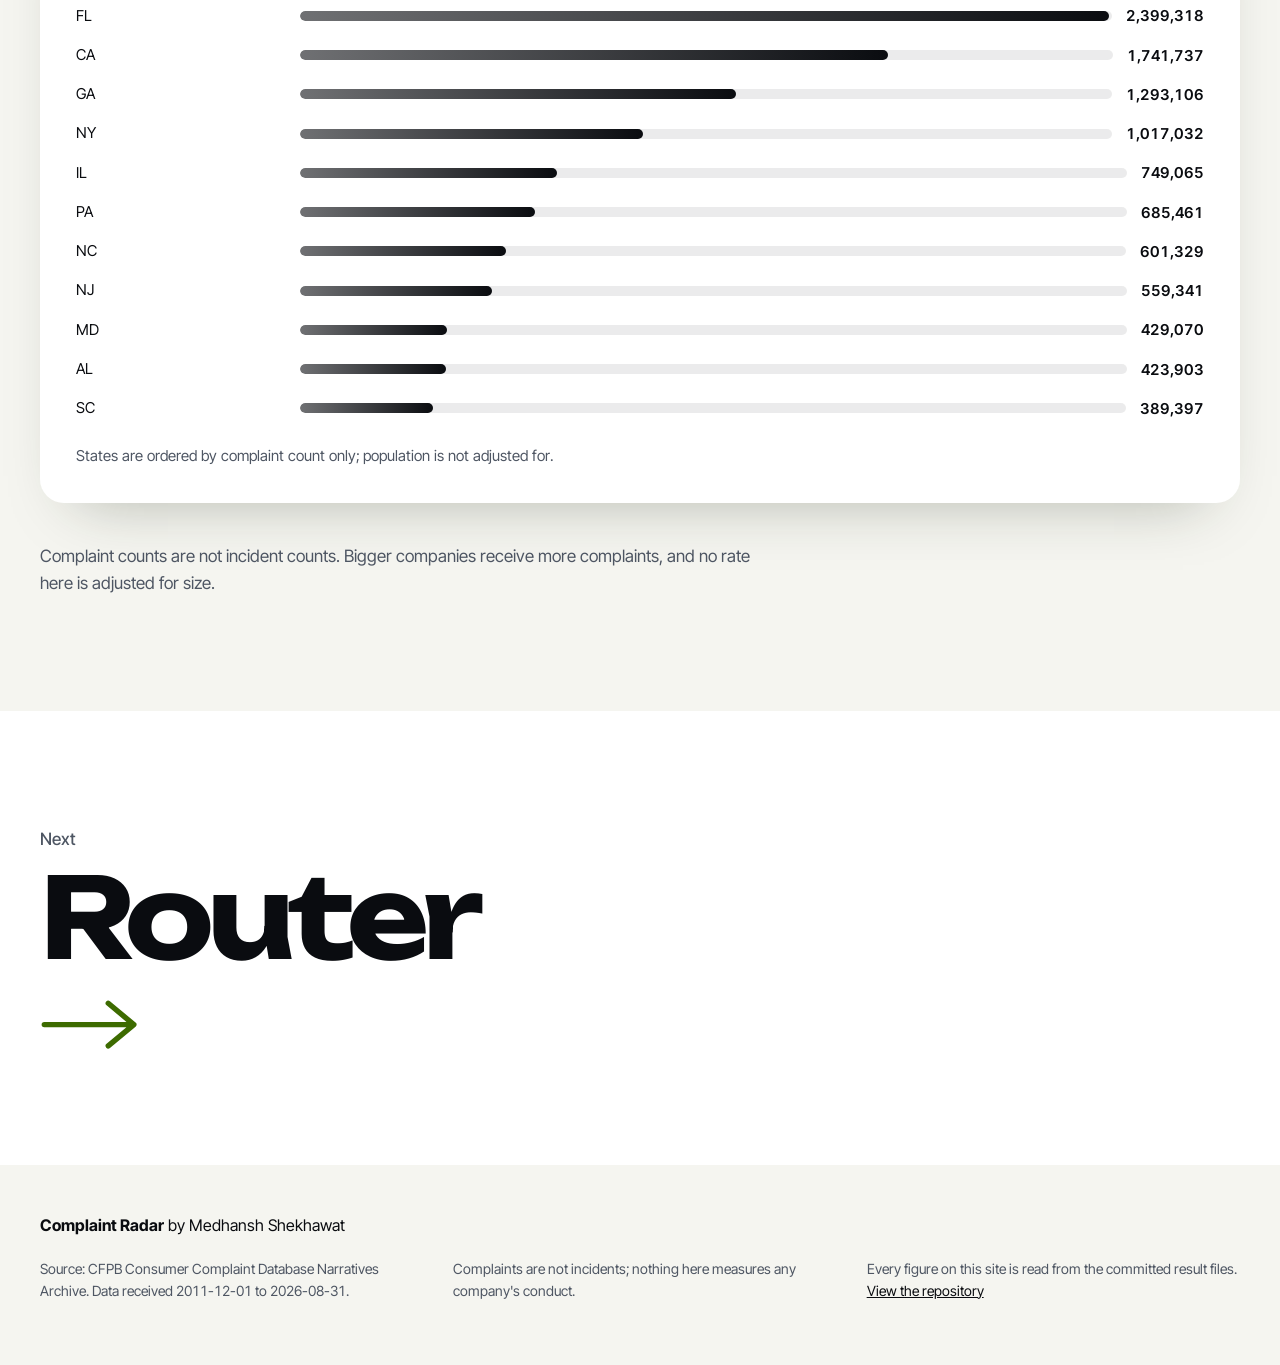
<file: site/volumes.html>
<!doctype html>
<html lang="en">
<head>
<meta charset="utf-8">
<meta name="viewport" content="width=device-width, initial-scale=1">
<meta name="color-scheme" content="dark light">
<title>Volumes · Complaint Radar</title>
<link rel="icon" href="favicon.svg" type="image/svg+xml">
<link rel="preload" href="fonts/unbounded-latin-wght-normal.woff2" as="font" type="font/woff2" crossorigin>
<link rel="preload" href="fonts/inter-tight-latin-wght-normal.woff2" as="font" type="font/woff2" crossorigin>
<link rel="stylesheet" href="css/site.css">
<script>
(function () {
  document.documentElement.classList.add("js");
  try {
    var t = localStorage.getItem("complaint-radar-theme");
    if (t === "light" || t === "dark") document.documentElement.setAttribute("data-theme", t);
  } catch (e) {}
})();
</script>
<script src="js/pages.js" defer></script>
<script src="js/charts.js" defer></script>
<script src="js/site.js" defer></script>
</head>
<body data-page="volumes">
<a class="skip-link" href="#main">Skip to content</a>
<header class="nav">
  <a class="brand" href="index.html"><svg class="logo" viewBox="0 0 32 32" aria-hidden="true"><circle cx="16" cy="16" r="13" fill="none" stroke="currentColor" stroke-opacity=".35" stroke-width="2"/><circle cx="16" cy="16" r="7" fill="none" stroke="currentColor" stroke-opacity=".35" stroke-width="2"/><path d="M16 16 L26 8" stroke="var(--accent)" stroke-width="2.5" stroke-linecap="round"/><circle cx="22" cy="19" r="2.6" fill="var(--accent)"/></svg><span class="brand-text"><b>Complaint Radar</b><small>Medhansh Shekhawat</small></span></a>
  <nav class="pill" aria-label="Pages"><a href="index.html">Overview</a><a href="volumes.html" aria-current="page">Volumes</a><a href="router.html">Router</a><a href="cost.html">Cost</a><a href="radar.html">Radar</a><a href="quality.html">Data quality</a><a href="try.html">Try it</a></nav>
  <div class="tools">
    <a class="tool-link" href="https://github.com/Ghostboy789/complaint-radar">GitHub</a>
    <a class="tool-link" href="https://www.linkedin.com/in/medhansh-shekhawat/">LinkedIn</a>
    <button type="button" id="theme-toggle" class="tool-btn" aria-label="Colour theme: system. Click to change.">System</button>
    <button type="button" class="tool-btn menu-btn" id="menu-btn" aria-expanded="false" aria-controls="sheet">Menu</button>
  </div>
</header>
<div class="sheet" id="sheet" hidden>
  <nav aria-label="All pages"><a href="index.html"><span>01</span>Overview</a><a href="volumes.html" aria-current="page"><span>02</span>Volumes</a><a href="router.html"><span>03</span>Router</a><a href="cost.html"><span>04</span>Cost against accuracy</a><a href="radar.html"><span>05</span>Radar</a><a href="quality.html"><span>06</span>Data quality</a><a href="try.html"><span>07</span>Try it</a></nav>
  <p class="sheet-links"><a href="https://github.com/Ghostboy789/complaint-radar">GitHub</a><a href="https://www.linkedin.com/in/medhansh-shekhawat/">LinkedIn</a></p>
</div>
<main id="main"><div id="app"></div><noscript><p class="noscript">This site draws every figure from its data files with JavaScript, so it needs JavaScript turned on.</p></noscript></main>
<footer class="footer">
  <div class="wrap">
    <p class="footer-name"><b>Complaint Radar</b> by Medhansh Shekhawat</p>
    <div class="footer-cols">
      <p>Source: CFPB Consumer Complaint Database Narratives Archive. Data received <span id="footer-range">from the archive</span>.</p>
      <p>Complaints are not incidents; nothing here measures any company's conduct.</p>
      <p>Every figure on this site is read from the committed result files. <a href="https://github.com/Ghostboy789/complaint-radar">View the repository</a></p>
    </div>
  </div>
</footer>
<div id="gloss" class="gloss" role="dialog" aria-label="Definition" hidden></div>
</body>
</html>
</file>
<file: site/css/site.css>
/* Complaint Radar: "Signal" design system. Dark first; light follows the system or the toggle.
   Tokens, type, layout, navigation, surfaces, components, then per-page pieces. */

@font-face {
  font-family: "Unbounded";
  src: url("../fonts/unbounded-latin-wght-normal.woff2") format("woff2");
  font-weight: 200 900;
  font-display: swap;
}
@font-face {
  font-family: "Inter Tight";
  src: url("../fonts/inter-tight-latin-wght-normal.woff2") format("woff2");
  font-weight: 100 900;
  font-display: swap;
}

/* ---------------------------------------------------------------- tokens */

:root {
  color-scheme: dark;
  --bg: #06080c;
  --raise: #0d1117;
  --raise-2: #151b24;
  --line: rgba(255, 255, 255, 0.08);
  --text: #f2f4f7;
  --muted: #9aa4b2;
  --accent: #c8ff4d;
  --alert: #ff5d5d;
  --violet: #8c7bff;
  --on-fill: #06080c;
  --accent-ink: #06080c;
  --alert-ink: #06080c;
  --glass: rgba(16, 21, 29, 0.66);
  --track: rgba(255, 255, 255, 0.08);
  --track-2: rgba(255, 255, 255, 0.16);
  --shadow: 0 40px 80px -40px rgba(0, 0, 0, 0.8);
  --hi: inset 0 1px 0 rgba(255, 255, 255, 0.07);
  --glow-a: rgba(200, 255, 77, 0.13);
  --glow-v: rgba(140, 123, 255, 0.2);
  --dot: rgba(255, 255, 255, 0.09);
  --display: "Unbounded", "Arial Black", system-ui, sans-serif;
  --ui: "Inter Tight", system-ui, -apple-system, "Segoe UI", sans-serif;
  --radius: 24px;
  --gutter: 24px;
}

@media (prefers-color-scheme: light) {
  :root:not([data-theme="dark"]) {
    color-scheme: light;
    --bg: #f5f5f0;
    --raise: #ffffff;
    --raise-2: #ecece5;
    --line: rgba(10, 12, 16, 0.1);
    --text: #0a0c10;
    --muted: #4e5663;
    --accent: #3d6b00;
    --alert: #c62828;
    --violet: #5b45e0;
    --on-fill: #ffffff;
    --accent-ink: #ffffff;
    --alert-ink: #ffffff;
    --glass: rgba(255, 255, 255, 0.72);
    --track: rgba(10, 12, 16, 0.08);
    --track-2: rgba(10, 12, 16, 0.18);
    --shadow: 0 30px 60px -36px rgba(30, 40, 20, 0.35);
    --hi: inset 0 1px 0 rgba(255, 255, 255, 0.9);
    --glow-a: rgba(110, 190, 0, 0.16);
    --glow-v: rgba(91, 69, 224, 0.12);
    --dot: rgba(10, 12, 16, 0.1);
  }
}

:root[data-theme="light"] {
  color-scheme: light;
  --bg: #f5f5f0;
  --raise: #ffffff;
  --raise-2: #ecece5;
  --line: rgba(10, 12, 16, 0.1);
  --text: #0a0c10;
  --muted: #4e5663;
  --accent: #3d6b00;
  --alert: #c62828;
  --violet: #5b45e0;
  --on-fill: #ffffff;
  --accent-ink: #ffffff;
  --alert-ink: #ffffff;
  --glass: rgba(255, 255, 255, 0.72);
  --track: rgba(10, 12, 16, 0.08);
  --track-2: rgba(10, 12, 16, 0.18);
  --shadow: 0 30px 60px -36px rgba(30, 40, 20, 0.35);
  --hi: inset 0 1px 0 rgba(255, 255, 255, 0.9);
  --glow-a: rgba(110, 190, 0, 0.16);
  --glow-v: rgba(91, 69, 224, 0.12);
  --dot: rgba(10, 12, 16, 0.1);
}

/* ---------------------------------------------------------------- base */

*,
*::before,
*::after {
  box-sizing: border-box;
}
html {
  background: var(--bg);
  -webkit-text-size-adjust: 100%;
  scroll-padding-top: 96px;
}
body {
  margin: 0;
  background: var(--bg);
  color: var(--text);
  font: 400 17px/1.55 var(--ui);
  font-variant-numeric: tabular-nums;
  -webkit-font-smoothing: antialiased;
  overflow-x: hidden;
}
body.locked {
  overflow: hidden;
}
h1, h2, h3, p, ul, ol { margin: 0; }
ul, ol { padding: 0; list-style: none; }
a { color: inherit; }
button, input, select, textarea { font: inherit; color: inherit; }
button { cursor: pointer; }
:focus-visible {
  outline: 2px solid var(--accent);
  outline-offset: 3px;
  border-radius: 6px;
}
.sr-only {
  position: absolute; width: 1px; height: 1px; margin: -1px; padding: 0;
  overflow: hidden; clip: rect(0 0 0 0); white-space: nowrap; border: 0;
}
.skip-link {
  position: fixed; left: 16px; top: -80px; z-index: 100; padding: 10px 16px;
  border-radius: 999px; background: var(--accent); color: var(--accent-ink); font-weight: 600;
}
.skip-link:focus { top: 12px; }
.noscript { padding: 140px var(--gutter) 40px; color: var(--muted); }

/* ---------------------------------------------------------------- layout */

.wrap {
  position: relative; z-index: 1; width: 100%; max-width: 1248px; margin-inline: auto;
  padding-inline: var(--gutter);
}
.band { position: relative; padding-block: clamp(56px, 9vw, 128px); }
.grid {
  display: grid; grid-template-columns: repeat(12, minmax(0, 1fr)); gap: var(--gutter);
}
.grid > * { grid-column: 1 / -1; min-width: 0; }
@media (min-width: 900px) {
  .grid > .span-12 { grid-column: span 12; }
  .grid > .span-7 { grid-column: span 7; }
  .grid > .span-6 { grid-column: span 6; }
  .grid > .span-5 { grid-column: span 5; }
}

.label {
  display: flex; align-items: center; gap: 10px; color: var(--muted);
  font: 500 15px/1.3 var(--ui); letter-spacing: 0.015em; margin-bottom: 18px;
}
.label::before {
  content: ""; flex: none; width: 8px; height: 8px; border-radius: 50%;
  background: var(--accent); box-shadow: 0 0 14px var(--accent);
}
.section-title {
  font: 600 clamp(22px, 3vw, 38px)/1.18 var(--display); letter-spacing: -0.035em;
  max-width: 28ch; margin-bottom: 32px; text-wrap: balance;
}
.section-title em, .hero-line b, .hero-hl { font-style: normal; color: var(--accent); }
.lede { font: 400 clamp(17px, 1.6vw, 21px)/1.5 var(--ui); color: var(--muted); max-width: 62ch; margin-top: 20px; }
.note { color: var(--muted); font-size: 15px; max-width: 72ch; margin-top: 18px; }
.note.lg { margin-top: 40px; font-size: 17px; }
.ci { display: block; color: var(--muted); font-size: 13px; line-height: 1.4; font-variant-numeric: tabular-nums; }
.muted { color: var(--muted); }
.empty { color: var(--muted); padding: 12px 0; }
.mono-line { font-variant-numeric: tabular-nums; color: var(--muted); font-size: 15px; margin-top: 18px; }
.n { display: block; font-weight: 600; font-variant-numeric: tabular-nums; }
.small-val { display: block; font: 600 clamp(16px, 1.8vw, 20px)/1.3 var(--ui); letter-spacing: 0; }

/* ---------------------------------------------------------------- surfaces */

.panel {
  position: relative; background: var(--raise); border-radius: var(--radius);
  padding: clamp(20px, 3vw, 36px); box-shadow: var(--hi), var(--shadow); min-width: 0;
}
.panel::before {
  content: ""; position: absolute; inset: 0; border-radius: inherit; pointer-events: none;
  background: linear-gradient(180deg, rgba(255, 255, 255, 0.035), transparent 45%);
}
:root[data-theme="light"] .panel::before { display: none; }
@media (prefers-color-scheme: light) { :root:not([data-theme="dark"]) .panel::before { display: none; } }
.panel h3 { font: 600 20px/1.25 var(--ui); letter-spacing: -0.01em; margin-bottom: 20px; }
.panel-head { display: flex; flex-wrap: wrap; align-items: center; justify-content: space-between; gap: 12px 20px; margin-bottom: 20px; }
.panel-head h3 { margin: 0; }
.glow {
  position: absolute; inset: -10% -10% auto; height: 90%; z-index: 0; pointer-events: none;
  background:
    radial-gradient(55% 55% at 22% 25%, var(--glow-a), transparent 70%),
    radial-gradient(45% 50% at 88% 8%, var(--glow-v), transparent 70%);
}

/* ---------------------------------------------------------------- navigation */

.nav {
  position: fixed; top: 12px; left: 0; right: 0; z-index: 70; display: grid;
  grid-template-columns: 1fr auto 1fr; align-items: center; gap: 12px;
  padding-inline: var(--gutter); pointer-events: none;
}
.nav > * { pointer-events: auto; }
.brand, .pill, .tools {
  background: var(--glass); -webkit-backdrop-filter: blur(18px) saturate(150%); backdrop-filter: blur(18px) saturate(150%);
  border-radius: 999px; box-shadow: var(--hi), 0 12px 40px -16px rgba(0, 0, 0, 0.55);
}
.brand { justify-self: start; display: flex; align-items: center; gap: 10px; padding: 7px 18px 7px 12px; text-decoration: none; }
.logo { width: 30px; height: 30px; color: var(--text); flex: none; }
.brand-text { display: grid; line-height: 1.15; }
.brand-text b { font-weight: 650; font-size: 15px; letter-spacing: -0.01em; }
.brand-text small { color: var(--muted); font-size: 12px; }
.pill { display: none; gap: 2px; padding: 5px; }
.pill a, .tool-link, .tool-btn {
  padding: 9px 14px; border-radius: 999px; color: var(--muted); text-decoration: none; background: none;
  border: 0; font: 500 14px/1.2 var(--ui); white-space: nowrap; transition: color 0.2s, background 0.2s;
}
.pill a:hover, .tool-link:hover, .tool-btn:hover { color: var(--text); background: var(--track); }
.pill a[aria-current="page"] { background: var(--accent); color: var(--accent-ink); font-weight: 650; }
.tools { justify-self: end; display: flex; gap: 2px; padding: 5px; }
.tool-link { display: none; }
@media (min-width: 1180px) {
  .pill { display: flex; }
  .tool-link { display: inline-block; }
  .menu-btn { display: none; }
}
@media (max-width: 1179px) {
  .nav { grid-template-columns: 1fr auto; left: 12px; right: 12px; padding-inline: 0; top: 10px; }
}
.menu-btn { background: var(--accent); color: var(--accent-ink); font-weight: 650; }
.menu-btn:hover { background: var(--accent); color: var(--accent-ink); filter: brightness(1.08); }

.sheet {
  position: fixed; inset: 0; z-index: 60; background: var(--bg); display: flex; flex-direction: column;
  justify-content: space-between; gap: 32px; padding: 104px var(--gutter) 32px; overflow-y: auto;
}
.sheet[hidden] { display: none; }
.sheet nav { display: grid; gap: 2px; }
.sheet nav a {
  display: flex; align-items: baseline; gap: 16px; text-decoration: none; padding: 6px 0;
  font: 600 clamp(26px, 8vw, 44px)/1.2 var(--display); letter-spacing: -0.035em;
}
.sheet nav a span { font: 500 14px var(--ui); color: var(--muted); letter-spacing: 0; min-width: 24px; }
.sheet nav a[aria-current="page"] { color: var(--accent); }
.sheet-links { display: flex; gap: 24px; font-weight: 500; }
.sheet-links a { color: var(--muted); }

/* ---------------------------------------------------------------- type heroes */

.opener, .hero { overflow: hidden; }
.opener { padding-top: clamp(124px, 15vw, 190px); padding-bottom: clamp(48px, 7vw, 96px); }
.opener h1 { display: grid; gap: 22px; }
.hero-num {
  display: block; font-family: var(--display); font-weight: 700; letter-spacing: -0.055em; line-height: 0.95;
  font-size: clamp(40px, calc((min(100vw, 1248px) - 48px) / (var(--ch, 6) * 0.84)), 176px); color: var(--text);
  font-variant-numeric: tabular-nums;
}
.hero-num .of { font-size: 0.42em; letter-spacing: -0.03em; color: var(--muted); font-weight: 500; }
.hero-num.sm { font-size: clamp(44px, min(11vw, 104px), 104px); }
.num-idle { color: var(--muted); font-size: 0.5em; }
.hero-line { display: block; font: 500 clamp(20px, 2.6vw, 34px)/1.25 var(--ui); letter-spacing: -0.015em; max-width: 30ch; text-wrap: balance; }
.hero-line .badge { vertical-align: 0.15em; margin-left: 6px; }
.hero-ci { margin-top: 18px; font-size: 14px; max-width: 80ch; }
.opener .seg, .opener .chips { margin-top: 36px; }

.hero { padding-top: clamp(116px, 14vw, 170px); padding-bottom: 0; }
.hero::before {
  content: ""; position: absolute; inset: 0; z-index: 0; pointer-events: none;
  background-image: radial-gradient(var(--dot) 1.3px, transparent 1.5px); background-size: 28px 28px;
  -webkit-mask-image: radial-gradient(75% 65% at 50% 45%, #000 30%, transparent 85%);
  mask-image: radial-gradient(75% 65% at 50% 45%, #000 30%, transparent 85%);
}
.hero-title {
  font: 700 clamp(30px, 8.2vw, 112px)/1.02 var(--display); letter-spacing: -0.06em; max-width: 12ch;
}
.hero-title.sm { font-size: clamp(30px, 6.4vw, 88px); max-width: 14ch; }
.hero .lede { margin-top: 28px; }
.flags { display: flex; flex-wrap: wrap; gap: 12px; margin-top: 32px; }
.flag {
  display: inline-flex; align-items: center; gap: 14px; padding: 8px 8px 8px 20px; border-radius: 999px;
  background: var(--raise); text-decoration: none; font-weight: 500; font-size: 15px; box-shadow: var(--hi);
  transition: transform 0.25s, box-shadow 0.25s;
}
.flag:hover { transform: translateY(-2px); box-shadow: var(--hi), 0 14px 36px -14px var(--alert); }
.flag.pass:hover { box-shadow: var(--hi), 0 14px 36px -14px var(--accent); }

.scope { position: relative; width: 100%; max-width: 1440px; margin: 8px auto 0; height: min(76vh, 700px); min-height: 520px; z-index: 1; }
.scope-canvas { position: absolute; inset: 0; width: 100%; height: 100%; display: block; }
.scope-labels { position: absolute; inset: 0; pointer-events: none; }
.scope-labels li {
  position: absolute; max-width: 220px; font-size: 14px; line-height: 1.3; font-weight: 500;
  transform: translate(0, -50%);
}
.scope-labels li.left { text-align: right; transform: translate(-100%, -50%); }
.scope-labels small { display: block; font-weight: 400; color: var(--muted); font-size: 12px; }
.scope-labels li.hit b { color: var(--accent); }
.scope-labels li.miss b { color: var(--alert); }
.scope-foot { padding-bottom: clamp(48px, 7vw, 96px); }
.scope-key-events { display: none; margin-top: 18px; gap: 6px; font-size: 14px; }
.scope-key-events b { display: inline-grid; place-items: center; width: 22px; height: 22px; border-radius: 50%; font-size: 12px; margin-right: 8px; }
.scope-key-events .hit b { background: var(--accent); color: var(--accent-ink); }
.scope-key-events .miss b { background: var(--alert); color: var(--alert-ink); }
@media (max-width: 599px) {
  .scope { height: auto; min-height: 0; aspect-ratio: 1 / 1; }
  .scope-labels { display: none; }
  .scope-key-events { display: grid; }
}

.legend { display: flex; flex-wrap: wrap; gap: 10px 22px; color: var(--muted); font-size: 14px; margin-top: 18px; }
.legend span, .legend li { display: inline-flex; align-items: center; }
.dot { display: inline-block; width: 10px; height: 10px; border-radius: 50%; margin-right: 8px; flex: none; }
.dot.ok { background: var(--accent); } .dot.bad { background: var(--alert); } .dot.off { background: var(--track-2); }
.ring { display: inline-block; width: 12px; height: 12px; border-radius: 50%; margin-right: 8px; border: 2px solid var(--alert); flex: none; }

/* ---------------------------------------------------------------- badges, chips, controls */

.badge {
  display: inline-flex; align-items: center; gap: 6px; padding: 6px 13px; border-radius: 999px;
  font: 700 13px/1 var(--ui); letter-spacing: 0.07em; white-space: nowrap;
}
.badge.big { padding: 11px 20px; font-size: 16px; }
.badge.pass { background: var(--accent); color: var(--accent-ink); }
.badge.fail { background: var(--alert); color: var(--alert-ink); }
.badge.idle { background: var(--track-2); color: var(--text); }
.state { font-weight: 650; }
.state.pass { color: var(--accent); } .state.fail { color: var(--alert); }

.chips { display: flex; flex-wrap: wrap; gap: 8px; }
.chip, .seg button {
  padding: 10px 16px; border-radius: 999px; border: 0; background: var(--raise-2); color: var(--text);
  font: 500 14px/1 var(--ui); transition: transform 0.2s, box-shadow 0.2s, background 0.2s;
}
.chip:hover, .seg button:hover { transform: translateY(-1px); box-shadow: 0 10px 26px -12px var(--accent); }
.chip[aria-pressed="true"], .seg button[aria-pressed="true"] { background: var(--accent); color: var(--accent-ink); font-weight: 650; }
.seg { display: inline-flex; gap: 2px; padding: 4px; border-radius: 999px; background: var(--raise-2); max-width: 100%; }
.seg button { background: transparent; }
.seg.sm button { padding: 8px 14px; }
.seg button[aria-pressed="true"] { box-shadow: none; }

.filterbar { position: sticky; top: 76px; z-index: 40; padding-block: 8px; pointer-events: none; }
.filterbar.static { position: static; }
.filterbar > .wrap { pointer-events: none; }
.filters {
  pointer-events: auto; display: flex; gap: 8px; padding: 8px; border-radius: 22px; background: var(--glass);
  -webkit-backdrop-filter: blur(18px) saturate(150%); backdrop-filter: blur(18px) saturate(150%);
  box-shadow: var(--hi), 0 18px 50px -20px rgba(0, 0, 0, 0.6);
}
.filterbar.static .chips { pointer-events: auto; }
.chip-select { flex: 1 1 0; min-width: 0; display: flex; flex-direction: column; gap: 2px; padding: 8px 14px; border-radius: 16px; background: var(--raise-2); }
.chip-select span { font-size: 11px; color: var(--muted); letter-spacing: 0.03em; }
.chip-select select {
  background: transparent; border: 0; padding: 0; width: 100%; font: 600 15px/1.2 var(--ui);
  text-overflow: ellipsis; appearance: none; -webkit-appearance: none; cursor: pointer;
}
.chip-select select option { color: #0a0c10; background: #fff; }
.chip-select:focus-within { box-shadow: 0 0 0 2px var(--accent); }
.chip-select select:focus-visible { outline: none; }
.chip.reset { flex: none; align-self: stretch; background: var(--alert); color: var(--alert-ink); font-weight: 650; }
.chip.reset[hidden] { display: none; }
@media (min-width: 900px) { .filters { display: inline-flex; } .chip-select { min-width: 190px; flex: none; } }
@media (max-width: 599px) {
  .filterbar { top: 66px; }
  .chip-select { padding: 7px 10px; }
  .chip-select select { font-size: 14px; }
  .chip.reset { padding-inline: 12px; }
}

.field { display: grid; gap: 8px; margin-top: 18px; }
.field span { color: var(--muted); font-size: 14px; }
.field input {
  background: var(--raise-2); border: 0; border-radius: 16px; padding: 14px 18px; font-size: 17px; max-width: 420px; width: 100%;
}
.field input:focus-visible { outline: 2px solid var(--accent); outline-offset: 2px; }
.result-line { margin-top: 18px; font-size: 18px; max-width: 60ch; }

.term {
  background: none; border: 0; padding: 0; font: inherit; color: inherit; cursor: help;
  text-decoration: underline dotted var(--accent); text-decoration-thickness: 2px; text-underline-offset: 4px;
}
.gloss {
  position: fixed; z-index: 90; width: min(320px, calc(100vw - 32px)); padding: 14px 16px; border-radius: 16px;
  background: var(--raise-2); color: var(--text); font-size: 14px; line-height: 1.45; box-shadow: var(--hi), 0 24px 60px -16px rgba(0, 0, 0, 0.7);
}
.gloss[hidden] { display: none; }
.gloss b { display: block; margin-bottom: 4px; color: var(--accent); }

details.exact { margin-top: 20px; }
details.exact summary { cursor: pointer; color: var(--accent); font-weight: 600; width: max-content; max-width: 100%; }

/* ---------------------------------------------------------------- tables */

table { width: 100%; border-collapse: collapse; font-variant-numeric: tabular-nums; }
th { text-align: left; font-weight: 500; color: var(--muted); font-size: 13px; padding: 10px 14px 10px 0; vertical-align: bottom; }
td { padding: 14px 14px 14px 0; border-top: 1px solid var(--line); vertical-align: top; overflow-wrap: break-word; }
td .n { font-weight: 600; }
@media (max-width: 760px) {
  table, tbody, tr, td { display: block; width: 100%; }
  thead { position: absolute; width: 1px; height: 1px; overflow: hidden; clip: rect(0 0 0 0); }
  tr { padding: 14px 0; border-top: 1px solid var(--line); }
  td { display: flex; justify-content: space-between; gap: 20px; border: 0; padding: 4px 0; text-align: right; }
  td::before { content: attr(data-label); color: var(--muted); text-align: left; flex: none; max-width: 45%; font-size: 14px; }
  td > * { min-width: 0; }
}
.scroller { max-height: 560px; overflow-x: hidden; overflow-y: auto; margin-top: 24px; }

/* ---------------------------------------------------------------- stats and interval bars */

.stats { display: grid; grid-template-columns: repeat(auto-fit, minmax(230px, 1fr)); gap: 16px; margin-block: 28px; }
.stat { background: var(--raise); border-radius: 20px; padding: 22px 24px; box-shadow: var(--hi), var(--shadow); min-width: 0; }
.stat-label { color: var(--muted); font-size: 15px; margin-bottom: 10px; }
.stat-value { font: 600 clamp(26px, 3.2vw, 40px)/1.05 var(--display); letter-spacing: -0.04em; margin-bottom: 8px; overflow-wrap: anywhere; }
.stat-value .badge { font-family: var(--ui); }
.tiles .stat-value { font-size: clamp(24px, 2.8vw, 36px); }

.ibar { display: grid; gap: 8px; margin-block: 20px; --bar: var(--text); }
.ibar.has-mark .ibar-track { margin-top: 24px; }
.ibar-head { display: flex; justify-content: space-between; align-items: baseline; gap: 14px; color: var(--muted); font-size: 15px; }
.ibar-head b { font: 700 clamp(20px, 2.4vw, 28px)/1 var(--display); letter-spacing: -0.04em; color: var(--text); font-variant-numeric: tabular-nums; }
.ibar-track { position: relative; height: 16px; border-radius: 999px; background: var(--track); }
.ibar-fill { position: absolute; top: 0; bottom: 0; border-radius: 999px; background: var(--bar); transform-origin: left center; min-width: 4px; }
.ibar-ci {
  position: absolute; top: 50%; height: 8px; margin-top: -4px; min-width: 4px; border-radius: 2px;
  background: var(--on-fill); box-shadow: 0 0 0 1.5px var(--text);
}
.ibar-zero { position: absolute; top: -4px; bottom: -4px; width: 2px; background: var(--muted); }
.ibar-mark { position: absolute; top: -7px; bottom: -7px; width: 2px; background: var(--text); }
.ibar-mark em {
  position: absolute; bottom: calc(100% + 4px); left: 50%; transform: translateX(-50%); white-space: nowrap;
  font: 500 12px/1 var(--ui); color: var(--muted);
}
.ibar-mark.end em { left: auto; right: -2px; transform: none; }
.tone-ok { --bar: var(--accent); } .tone-bad { --bar: var(--alert); } .tone-llm, .tone-diff { --bar: var(--violet); }
.tone-words { --bar: var(--text); } .tone-emb, .tone-grey { --bar: var(--muted); }

/* ---------------------------------------------------------------- draw-in motion (shows data, runs once) */

.grow-x { transform-origin: left center; }
.grow-y { transform-origin: bottom center; }
@media (prefers-reduced-motion: no-preference) {
  .js .grow-x, .js .grow-y { transition: transform 0.95s cubic-bezier(0.2, 0.8, 0.2, 1) calc(var(--i, 0) * 70ms); }
  .js .draw:not(.in) .grow-x { transform: scaleX(0); }
  .js .draw:not(.in) .grow-y { transform: scaleY(0); }
  .js .ibar-ci, .js .ibar-mark, .js .nm-limit, .js .col-val, .js .lg-line { transition: opacity 0.5s ease 0.7s; }
  .js .draw:not(.in) .ibar-ci, .js .draw:not(.in) .ibar-mark, .js .draw:not(.in) .nm-limit { opacity: 0; }
  .js .draw:not(.in) .col-val { opacity: 0; }
  .js .hm-cell { transition: opacity 0.7s ease; }
  .js .draw:not(.in) .hm-cell { opacity: 0; }
  .js .tl-band { transition: transform 0.9s cubic-bezier(0.2, 0.8, 0.2, 1) calc(var(--i, 0) * 120ms); transform-origin: left center; }
  .js .draw:not(.in) .tl-band { transform: scaleX(0); }
  .js .viz svg .reveal-path { transition: stroke-dashoffset 1.6s cubic-bezier(0.3, 0.6, 0.2, 1); stroke-dasharray: 1; stroke-dashoffset: 0; }
  .js .viz:not(.in) svg .reveal-path { stroke-dashoffset: 1; }
  .js .viz svg .reveal-fade { transition: opacity 0.8s ease 0.9s; }
  .js .viz:not(.in) svg .reveal-fade { opacity: 0; }
}

/* ---------------------------------------------------------------- chapters (overview) */

.chapter { border-top: 1px solid var(--line); }
.chapter .grid { align-items: center; gap: clamp(28px, 5vw, 72px); }
.ch-q { font: 600 clamp(20px, 2.4vw, 28px)/1.25 var(--ui); letter-spacing: -0.02em; margin-top: 28px; max-width: 28ch; text-wrap: balance; }
.ch-sentence { color: var(--muted); margin-top: 14px; max-width: 46ch; }
.ch-foot { display: flex; align-items: center; flex-wrap: wrap; gap: 18px 28px; margin-top: 28px; }
.link-arrow { display: inline-flex; align-items: center; gap: 10px; font-weight: 600; text-decoration: none; color: var(--accent); }
.link-arrow svg { width: 24px; height: 12px; transition: transform 0.25s; }
.link-arrow:hover svg { transform: translateX(6px); }
.ch-visual { align-self: center; }
@media (min-width: 900px) {
  .chapter .ch-text { grid-column: 1 / span 6; }
  .chapter .ch-visual { grid-column: 7 / span 6; }
  .chapter.flip .ch-text { grid-column: 7 / span 6; grid-row: 1; }
  .chapter.flip .ch-visual { grid-column: 1 / span 6; grid-row: 1; }
}
.events { display: grid; gap: 4px; }
.ev { display: grid; grid-template-columns: 22px 1fr auto; gap: 14px; align-items: center; padding: 12px 0; }
.ev + .ev { border-top: 1px solid var(--line); }
.ev-dot { width: 14px; height: 14px; border-radius: 50%; }
.ev.hit .ev-dot { background: var(--accent); box-shadow: 0 0 16px var(--accent); }
.ev.miss .ev-dot { border: 2.5px solid var(--alert); }
.ev-name { font-weight: 600; line-height: 1.3; }
.ev-name small { display: block; font-weight: 400; color: var(--muted); font-size: 13px; }
.ev-state { font-weight: 700; font-size: 14px; }
.ev.hit .ev-state { color: var(--accent); } .ev.miss .ev-state { color: var(--alert); }

/* sorting room */
.room { border-top: 1px solid var(--line); }
.room .section-title em { color: var(--accent); }
.room .section-title em:last-of-type { color: var(--alert); }
.wall { margin-top: 36px; display: grid; }
.wall-row { display: grid; grid-template-columns: minmax(190px, 270px) 1fr; gap: 8px 28px; align-items: center; padding-block: 12px; border-top: 1px solid var(--line); }
.wall-label b { display: block; font-weight: 650; font-size: 16px; }
.wall-canvas { width: 100%; height: 20px; display: block; }
@media (max-width: 759px) { .wall-row { grid-template-columns: 1fr; } }

.caveats { display: grid; gap: 0; max-width: 840px; }
.caveats li { display: grid; grid-template-columns: 44px 1fr; gap: 16px; padding: 20px 0; border-top: 1px solid var(--line); font-size: clamp(17px, 1.7vw, 21px); line-height: 1.45; }
.cav-n { font: 700 18px/1.5 var(--display); color: var(--accent); }

/* ---------------------------------------------------------------- volumes */

.dashboard { padding-top: clamp(24px, 4vw, 48px); }
.dash { gap: var(--gutter); margin-top: 8px; }
.cols { display: flex; gap: clamp(3px, 0.8vw, 10px); align-items: flex-end; margin-top: 8px; }
.col { flex: 1 1 0; min-width: 0; display: grid; gap: 8px; justify-items: center; text-align: center; }
.col-val { font-size: 12px; color: var(--muted); min-height: 14px; white-space: nowrap; font-variant-numeric: tabular-nums; }
.col-bar { width: 100%; height: clamp(160px, 24vw, 260px); display: flex; align-items: flex-end; }
.col-bar i { display: block; width: 100%; border-radius: 10px 10px 3px 3px; background: linear-gradient(180deg, var(--text), color-mix(in srgb, var(--text) 35%, transparent)); }
.col.bad .col-bar i { background: linear-gradient(180deg, var(--alert), color-mix(in srgb, var(--alert) 40%, transparent)); }
.col.violet .col-bar i { background: linear-gradient(180deg, var(--violet), color-mix(in srgb, var(--violet) 40%, transparent)); }
.col-label { font-size: 12px; color: var(--muted); }
.y-short { display: none; }
@media (max-width: 760px) {
  .y-long { display: none; } .y-short { display: inline; } .col-val { display: none; }
  .cols { gap: 2px; } .col-label { font-size: 10px; }
}
.rank { display: grid; gap: 4px; --bar: var(--text); }
.rank li { display: grid; grid-template-columns: minmax(110px, 210px) 1fr auto; gap: 14px; align-items: center; padding: 6px 0; font-size: 15px; }
.rank-name { overflow-wrap: anywhere; line-height: 1.25; }
.rank.companies .rank-name { font-size: 13px; color: var(--muted); }
.rank-bar { height: 10px; border-radius: 999px; background: var(--track); overflow: hidden; display: block; }
.rank-bar i { display: block; height: 100%; border-radius: 999px; background: linear-gradient(90deg, color-mix(in srgb, var(--bar) 55%, transparent), var(--bar)); }
.rank li b { font-variant-numeric: tabular-nums; font-weight: 600; min-width: 4.5ch; text-align: right; }
@media (max-width: 599px) {
  .rank li { grid-template-columns: 1fr auto; gap: 4px 12px; }
  .rank-bar { grid-column: 1 / -1; grid-row: 2; }
}
.viz { width: 100%; min-height: 200px; position: relative; }
.viz svg { display: block; width: 100%; height: auto; overflow: visible; }
.viz text { font-family: var(--ui); font-variant-numeric: tabular-nums; }

/* ---------------------------------------------------------------- router */

.board { display: grid; gap: 8px; }
.board li { display: grid; grid-template-columns: 40px 1fr; gap: 16px; align-items: start; padding-block: 10px; }
.board li + li { border-top: 1px solid var(--line); }
.board-rank { font: 700 22px/1.3 var(--display); color: var(--muted); }
.board-name { font-size: 18px; } .board-name span { color: var(--muted); font-size: 14px; margin-left: 6px; }
.board .ibar { margin-block: 12px 8px; }
.route-top { margin-bottom: 8px; max-width: 70ch; }
.routes { display: grid; grid-template-columns: 1fr; gap: 0 56px; }
.routes li { display: grid; gap: 0; padding: 4px 0; }
.routes .rank-name { font-weight: 650; margin-top: 12px; }
.routes .ibar { margin-block: 4px 6px; }
@media (min-width: 900px) { .routes { grid-template-columns: 1fr 1fr; } }

.heatmap { display: grid; grid-template-columns: auto repeat(var(--k), minmax(0, 1fr)); gap: 3px; align-items: stretch; }
.hm-corner { display: block; }
.hm-col { text-align: center; font-size: 12px; color: var(--muted); padding-bottom: 4px; }
.hm-row { display: flex; align-items: center; gap: 10px; font-size: 13px; padding-right: 8px; white-space: nowrap; }
.hm-row b { color: var(--muted); font-weight: 600; min-width: 1.5ch; text-align: right; }
.hm-cell { aspect-ratio: 1; display: grid; place-items: center; border-radius: 7px; background: var(--track); font-size: 11px; font-weight: 600; color: var(--text); min-width: 0; }
.hm-cell.l0 { background: color-mix(in srgb, var(--track) 70%, transparent); }
.hm-cell.right.l1 { background: color-mix(in srgb, var(--accent) 14%, transparent); }
.hm-cell.right.l2 { background: color-mix(in srgb, var(--accent) 30%, transparent); }
.hm-cell.right.l3 { background: color-mix(in srgb, var(--accent) 58%, transparent); color: #06080c; }
.hm-cell.right.l4 { background: var(--accent); color: var(--on-fill); }
.hm-cell.wrong.l1 { background: color-mix(in srgb, var(--alert) 14%, transparent); }
.hm-cell.wrong.l2 { background: color-mix(in srgb, var(--alert) 30%, transparent); }
.hm-cell.wrong.l3 { background: color-mix(in srgb, var(--alert) 58%, transparent); color: #06080c; }
.hm-cell.wrong.l4 { background: var(--alert); color: var(--on-fill); }
.hm-key { display: grid; grid-template-columns: repeat(auto-fill, minmax(190px, 1fr)); gap: 4px 20px; margin-top: 20px; font-size: 13px; color: var(--muted); }
.hm-key b { color: var(--text); margin-right: 6px; }
@media (max-width: 759px) { .hm-name { display: none; } .hm-cell { font-size: 9px; border-radius: 4px; } .heatmap { gap: 2px; } }
@media (min-width: 760px) { .hm-key { display: none; } }

.timeline { margin-top: 12px; }
.tl-axis { position: relative; height: 76px; margin: 36px 0 24px; }
.tl-band { position: absolute; top: 0; bottom: 0; border-radius: 16px; display: flex; align-items: center; justify-content: center; font-weight: 650; font-size: 14px; overflow: hidden; }
.tl-band.train { background: var(--track-2); color: var(--text); }
.tl-band.validation { background: var(--violet); color: var(--on-fill); }
.tl-band.test { background: var(--accent); color: var(--accent-ink); }
.tl-tick { position: absolute; top: -10px; bottom: -10px; width: 1px; background: var(--muted); opacity: 0.6; z-index: 2; }
.tl-tick em { position: absolute; top: -20px; left: 4px; font: 500 12px var(--ui); color: var(--muted); font-style: normal; }
.tl-legend { display: grid; grid-template-columns: repeat(auto-fit, minmax(220px, 1fr)); gap: 20px; }
.tl-legend li { display: grid; gap: 2px; font-size: 15px; }
.tl-legend b { text-transform: capitalize; font-size: 16px; }
.tl-legend .train b { color: var(--muted); } .tl-legend .validation b { color: var(--violet); } .tl-legend .test b { color: var(--accent); }

/* ---------------------------------------------------------------- cost */

.race-band { overflow: hidden; }
.race { display: grid; gap: 22px; }
.lane { --bar: var(--text); }
.lane.slow { --bar: var(--violet); }
.lane-head { display: flex; justify-content: space-between; align-items: baseline; gap: 16px; margin-bottom: 10px; font-size: 17px; }
.lane-time { font: 700 clamp(20px, 3vw, 34px)/1 var(--display); letter-spacing: -0.04em; font-variant-numeric: tabular-nums; }
.lane-track { height: clamp(36px, 5vw, 56px); border-radius: 18px; background: var(--track); overflow: hidden; }
.lane-fill { display: block; height: 100%; width: 100%; border-radius: 18px; background: var(--bar); transform-origin: left center; transform: scaleX(var(--p, 1)); }
.lane.slow .lane-fill { box-shadow: 0 0 40px -4px var(--violet); }
.race .chip { justify-self: start; }
.diff .hero-num.sm { margin-block: 6px 8px; font-size: clamp(40px, min(8vw, 72px), 72px); }
.diff .badge { margin-top: 16px; }

.logchart { position: relative; --name: 120px; --val: 100px; padding-bottom: 34px; }
.lg-grid { position: absolute; left: calc(var(--name) + 14px); right: calc(var(--val) + 14px); top: 0; bottom: 30px; }
.lg-line { position: absolute; top: 0; bottom: 0; width: 1px; background: var(--line); }
.lg-line em { position: absolute; bottom: -24px; left: 0; transform: translateX(-50%); font: 500 12px var(--ui); color: var(--muted); font-style: normal; white-space: nowrap; }
.lg-row { position: relative; display: grid; grid-template-columns: var(--name) 1fr var(--val); gap: 14px; align-items: center; padding-block: 12px; }
.lg-name { font-weight: 600; }
.lg-bar { height: 22px; border-radius: 999px; display: block; }
.lg-bar i { display: block; height: 100%; border-radius: 999px; background: var(--text); }
.lg-row.big .lg-bar i { background: var(--violet); box-shadow: 0 0 30px -6px var(--violet); }
.lg-row b { text-align: right; font-variant-numeric: tabular-nums; font-weight: 650; }
@media (max-width: 599px) { .logchart { --name: 84px; --val: 66px; } .lg-row { gap: 10px; font-size: 14px; } .lg-grid { left: calc(var(--name) + 10px); right: calc(var(--val) + 10px); } }

/* ---------------------------------------------------------------- radar */

.near .nm-row { display: grid; grid-template-columns: 110px 1fr 84px; gap: 16px; align-items: center; margin: 22px 0 14px; }
.near .nm-row:first-child { margin-top: 36px; }
.nm-week { color: var(--muted); font-size: 14px; }
.nm-track { position: relative; height: 30px; border-radius: 999px; background: var(--track); }
.nm-fill { position: absolute; inset: 0 auto 0 0; border-radius: 999px; transform-origin: left; }
.nm-fill.over { background: var(--accent); } .nm-fill.under { background: var(--alert); }
.nm-limit { position: absolute; top: -8px; bottom: -8px; width: 2px; background: var(--text); }
.nm-limit em { position: absolute; bottom: calc(100% + 4px); left: 50%; transform: translateX(-50%); font: 500 12px var(--ui); color: var(--muted); font-style: normal; white-space: nowrap; }
.near .nm-row b { font: 700 18px var(--display); letter-spacing: -0.03em; text-align: right; }
@media (max-width: 599px) { .near .nm-row { grid-template-columns: 1fr auto; } .nm-track { grid-column: 1 / -1; grid-row: 2; } .near .nm-row b { font-size: 16px; } }
.flag-key { display: flex; flex-wrap: wrap; gap: 8px 24px; margin-top: 16px; font-size: 14px; color: var(--muted); }
.flag-key li { display: inline-flex; align-items: center; gap: 8px; }
.flag-key strong { color: var(--text); }
.flag-n { display: inline-grid; place-items: center; width: 22px; height: 22px; border-radius: 50%; font-size: 12px; font-weight: 700; }
.flag-key .hit .flag-n { background: var(--accent); color: var(--accent-ink); }
.flag-key .miss .flag-n { border: 2px solid var(--alert); color: var(--alert); }
.steps { display: grid; gap: 4px; max-width: 760px; counter-reset: s; }
.steps li { counter-increment: s; display: grid; grid-template-columns: 52px 1fr; padding: 16px 0; border-top: 1px solid var(--line); font-size: 18px; }
.steps li::before { content: counter(s); font: 700 18px/1.5 var(--display); color: var(--accent); }
.notrun { text-align: left; } .notrun .badge { margin-bottom: 18px; } .notrun h2 { font: 600 28px/1.2 var(--ui); margin-bottom: 8px; }
.notrun p { color: var(--muted); }

/* ---------------------------------------------------------------- try it */

.try-head { padding-bottom: clamp(32px, 5vw, 64px); }
.cmd { margin-top: 36px; }
.cmd textarea {
  display: block; width: 100%; min-height: 168px; resize: vertical; border: 0; border-radius: var(--radius);
  background: var(--raise); padding: 26px 28px; font: 500 clamp(18px, 2.2vw, 26px)/1.4 var(--ui); letter-spacing: -0.01em;
  box-shadow: var(--hi), 0 0 80px -30px var(--glow-a), var(--shadow);
}
.cmd textarea::placeholder { color: var(--muted); }
.cmd textarea:focus-visible { outline: 2px solid var(--accent); outline-offset: 3px; box-shadow: var(--hi), 0 0 90px -12px var(--accent); }
.cmd-foot { display: flex; flex-wrap: wrap; align-items: center; justify-content: space-between; gap: 14px 24px; margin-top: 18px; }
.status { color: var(--muted); font-size: 14px; }
.result { min-height: 220px; display: grid; gap: 28px; align-content: start; }
.try-top { display: flex; flex-wrap: wrap; align-items: flex-start; justify-content: space-between; gap: 20px; }
.desk-name { font: 700 clamp(30px, 6vw, 68px)/1.02 var(--display); letter-spacing: -0.05em; text-wrap: balance; }
.probs li { grid-template-columns: minmax(110px, 190px) 1fr auto; }
.probs li.top { font-weight: 650; }
.probs li.top .rank-bar i { background: var(--accent); }
.terms { display: grid; gap: 2px; }
.terms li { display: flex; justify-content: space-between; gap: 16px; padding: 9px 0; border-top: 1px solid var(--line); }
.terms b { color: var(--accent); font-variant-numeric: tabular-nums; }

/* ---------------------------------------------------------------- next band and footer */

.next-band { display: block; background: var(--raise); text-decoration: none; padding-block: clamp(56px, 9vw, 120px); transition: background 0.3s; position: relative; overflow: hidden; }
.next-band .wrap { display: grid; gap: 8px; }
.next-label { color: var(--muted); font-weight: 500; }
.next-title { font: 700 clamp(34px, 9vw, 112px)/1 var(--display); letter-spacing: -0.06em; transition: color 0.3s; }
.next-arrow { width: clamp(48px, 8vw, 110px); height: auto; margin-top: 18px; transition: transform 0.3s; color: var(--accent); }
.next-band:hover .next-arrow { transform: translateX(14px); }
.next-band:hover .next-title { color: var(--accent); }
.next-band::after { content: ""; position: absolute; inset: auto -10% -60% auto; width: 60%; height: 120%; pointer-events: none; background: radial-gradient(closest-side, var(--glow-a), transparent); opacity: 0; transition: opacity 0.4s; }
.next-band:hover::after { opacity: 1; }
.footer { padding-block: 48px 64px; color: var(--muted); font-size: 14px; }
.footer-name { color: var(--text); margin-bottom: 20px; font-size: 16px; }
.footer-cols { display: grid; gap: 16px 40px; grid-template-columns: repeat(auto-fit, minmax(260px, 1fr)); }
.footer a { color: var(--text); }

/* ---------------------------------------------------------------- charts drawn by charts.js */

.viz .ax { fill: var(--muted); font-size: 12px; }
.viz .gl { stroke: var(--line); stroke-width: 1; }
.viz .axis-line { stroke: var(--track-2); stroke-width: 1; }
.viz .tip-line { stroke: var(--muted); stroke-width: 1; stroke-dasharray: 3 3; }
.tip {
  position: absolute; z-index: 5; pointer-events: none; padding: 8px 12px; border-radius: 12px; font-size: 13px; line-height: 1.35;
  background: var(--raise-2); color: var(--text); box-shadow: var(--hi), 0 12px 30px -10px rgba(0, 0, 0, 0.6); white-space: nowrap;
}
.tip[hidden] { display: none; }
.tip b { display: block; }
tr[hidden] { display: none !important; }
td:first-child { overflow-wrap: normal; }
.taxonomy-table td:nth-child(n+4) { white-space: nowrap; }
.hero-title, .hero-num { font-feature-settings: "zero", "ss01"; }
</file>
